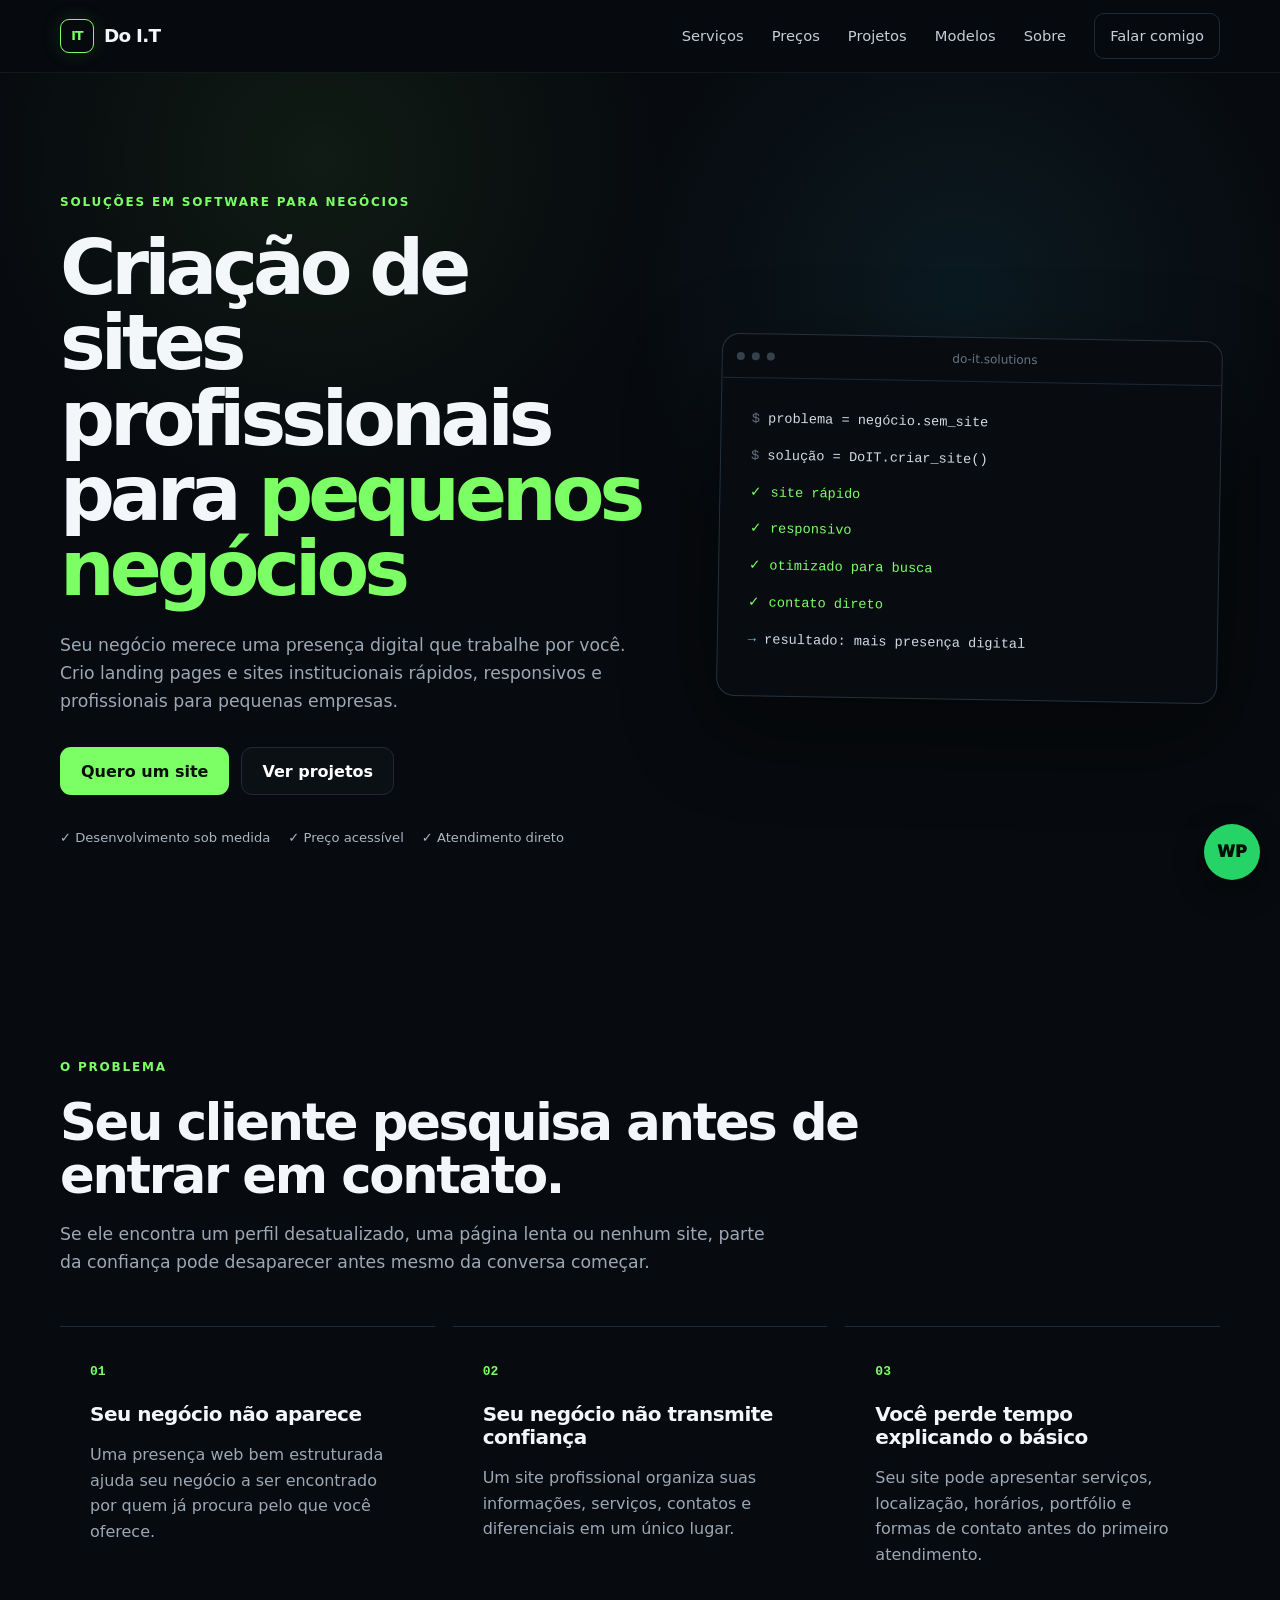
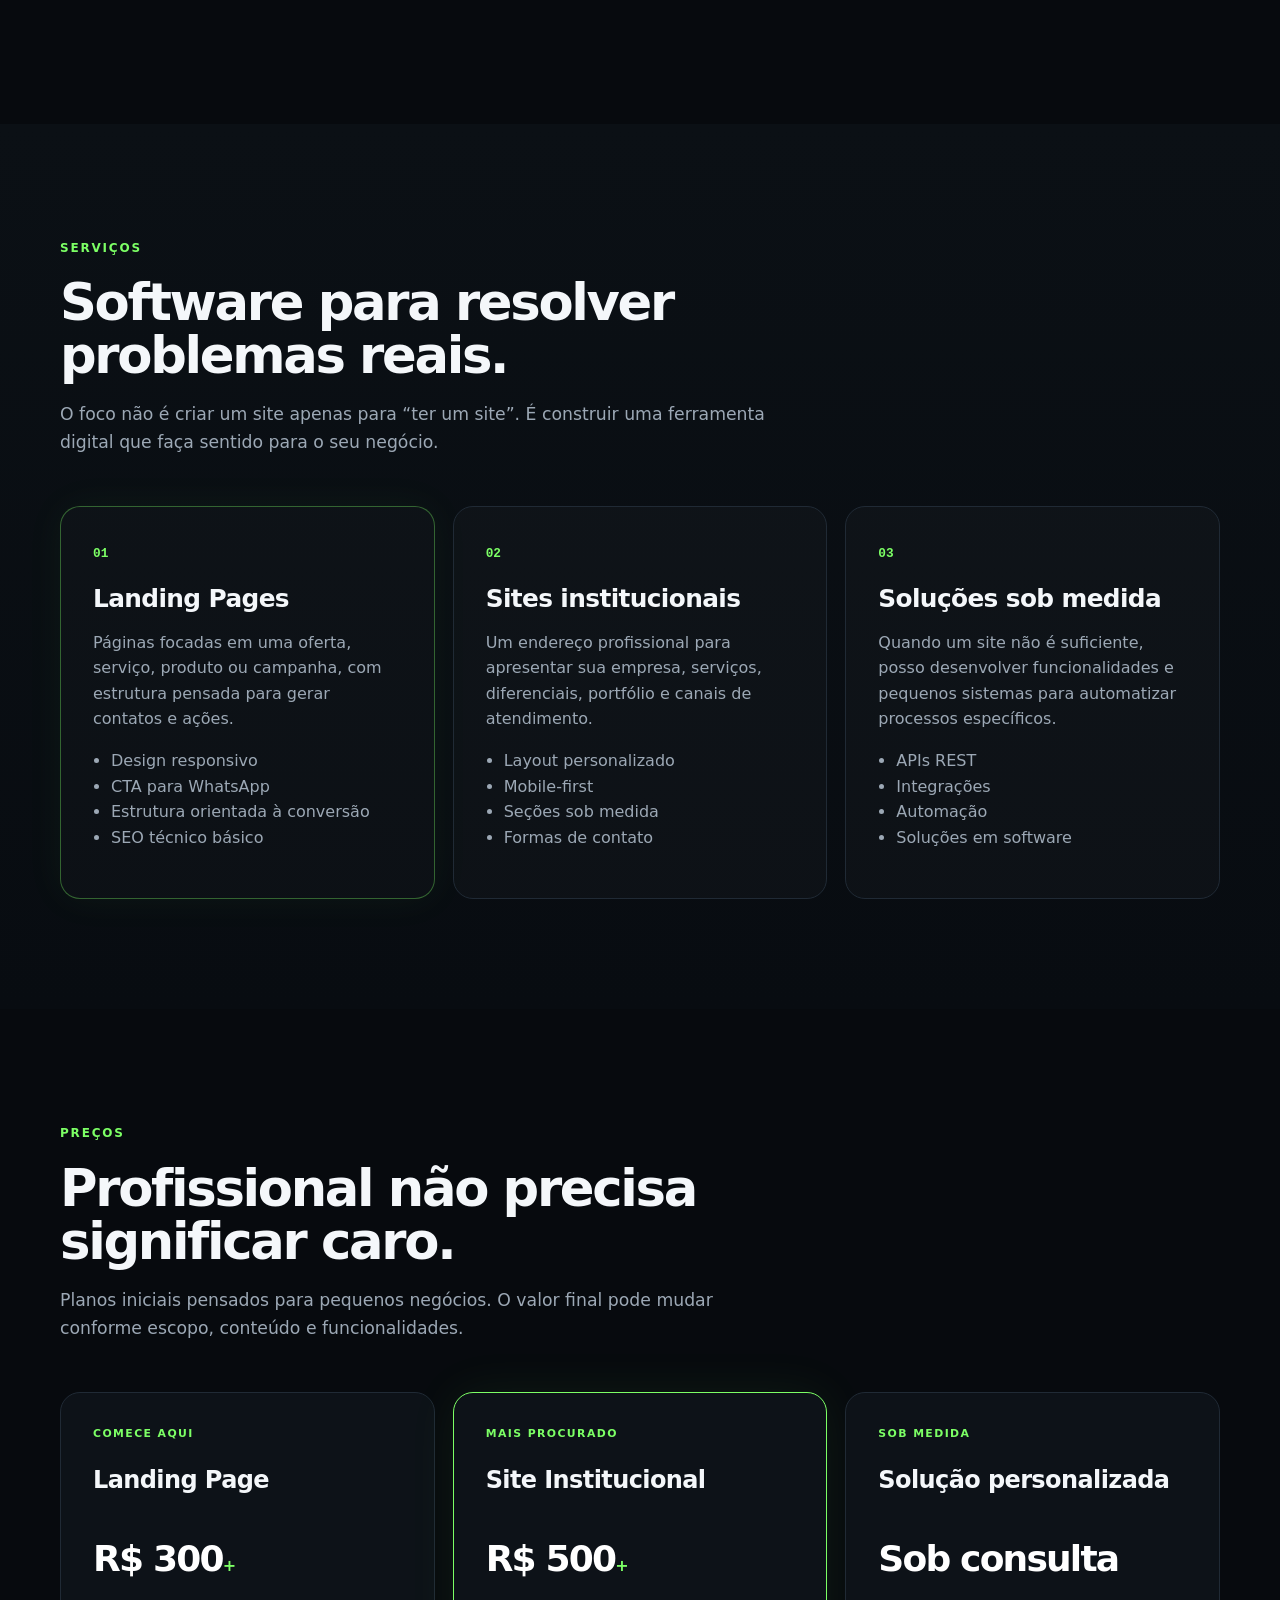
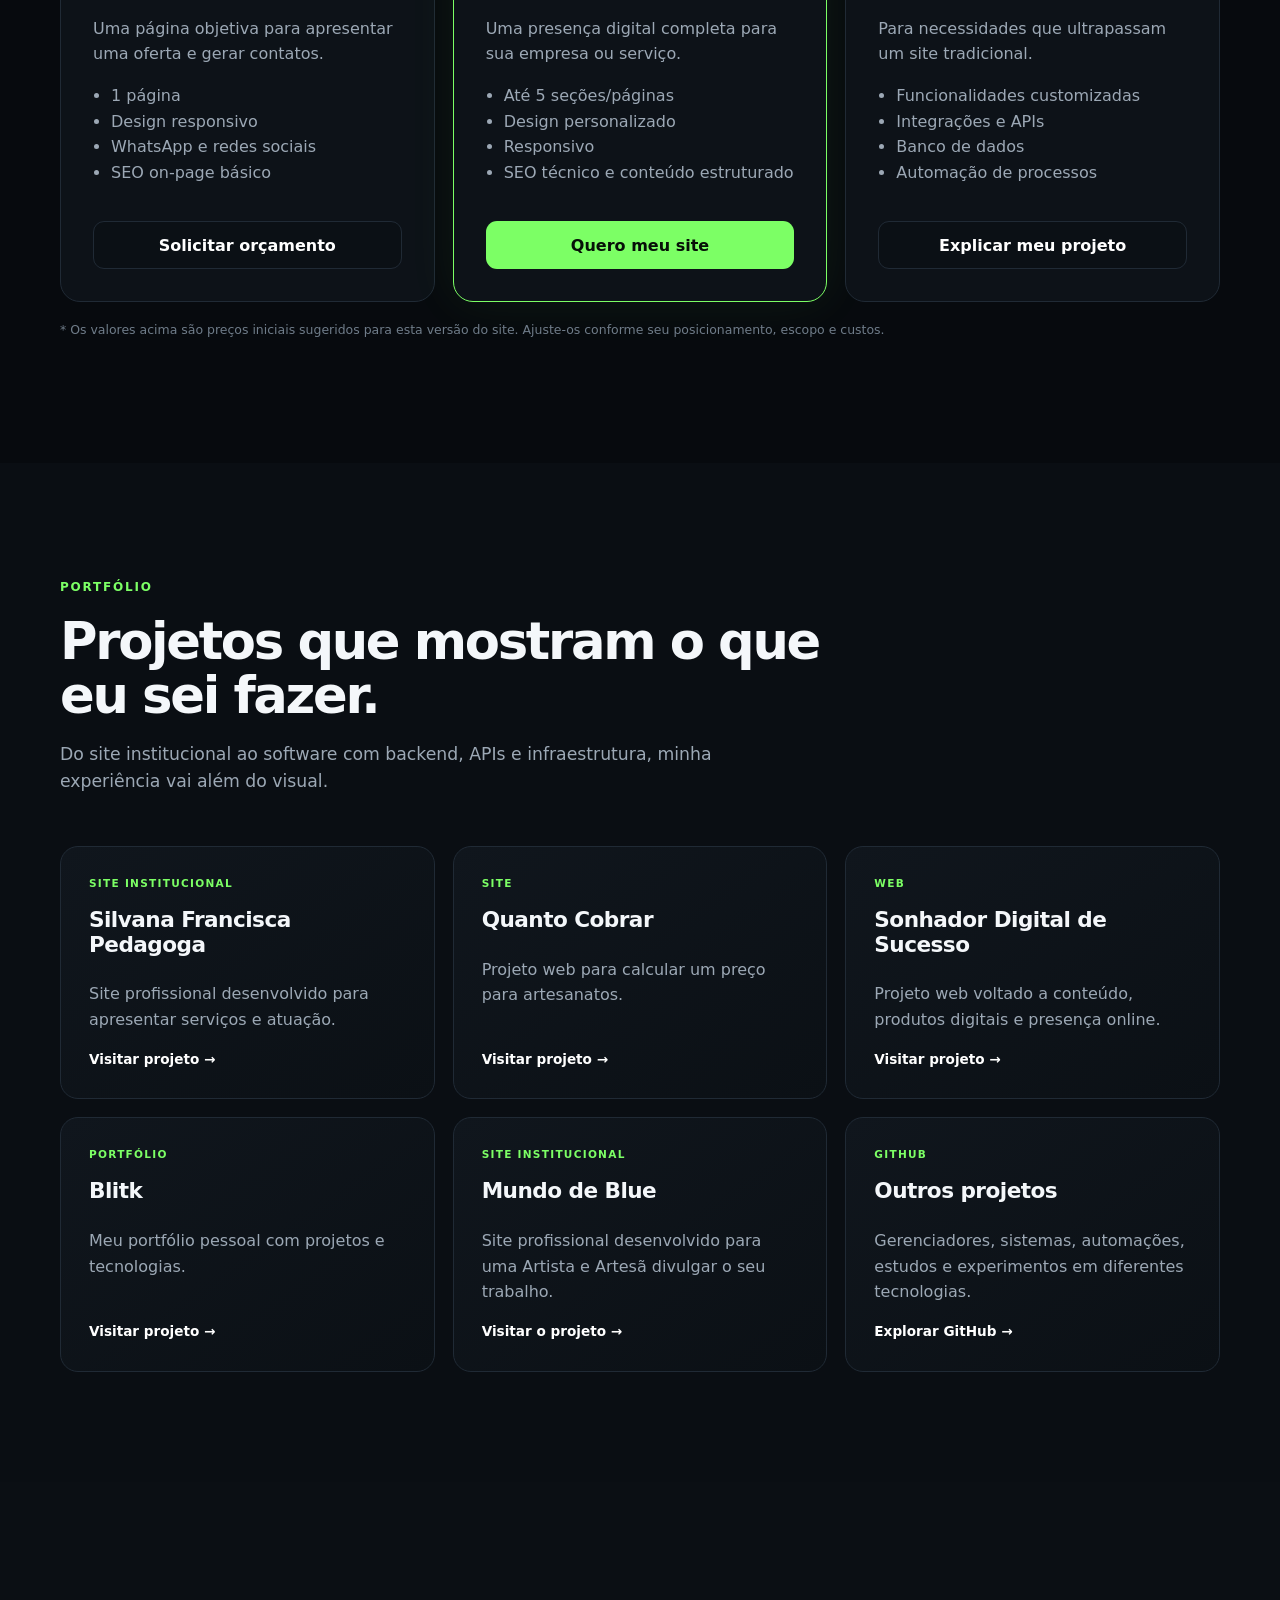
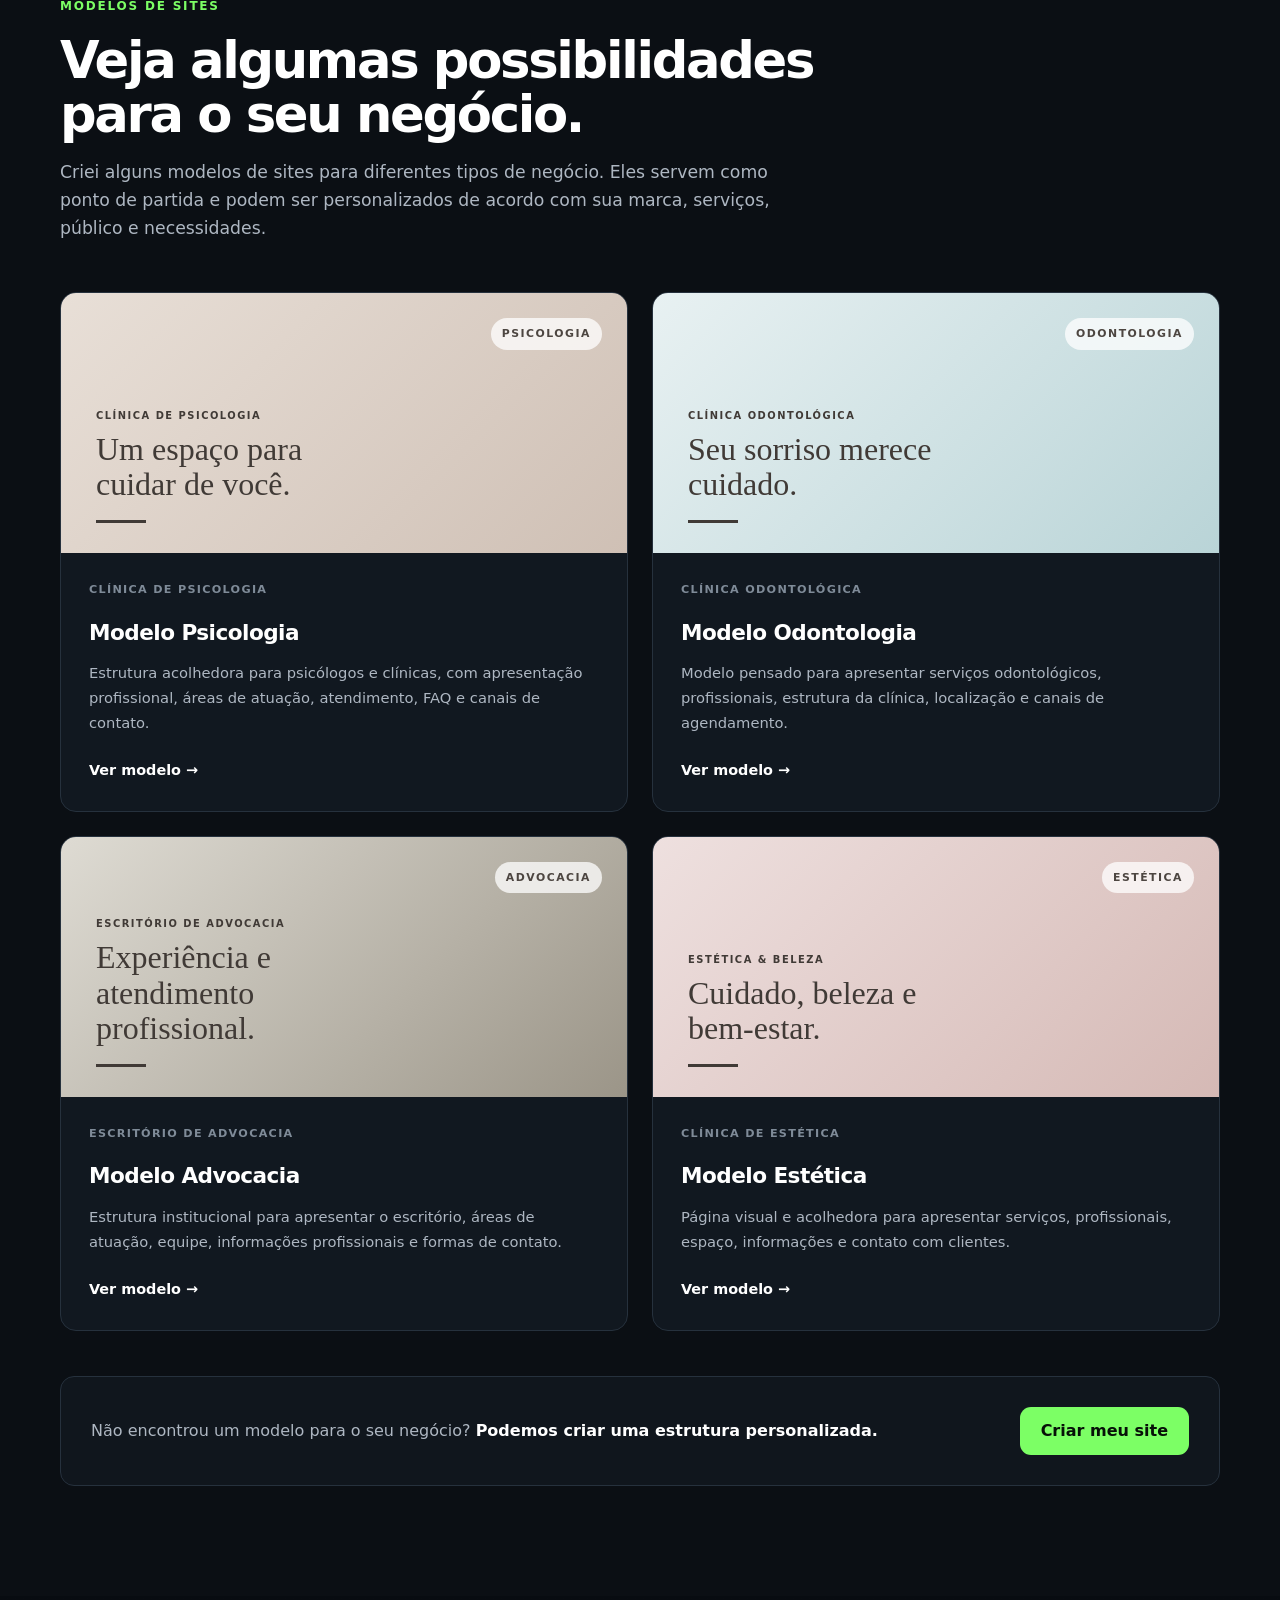
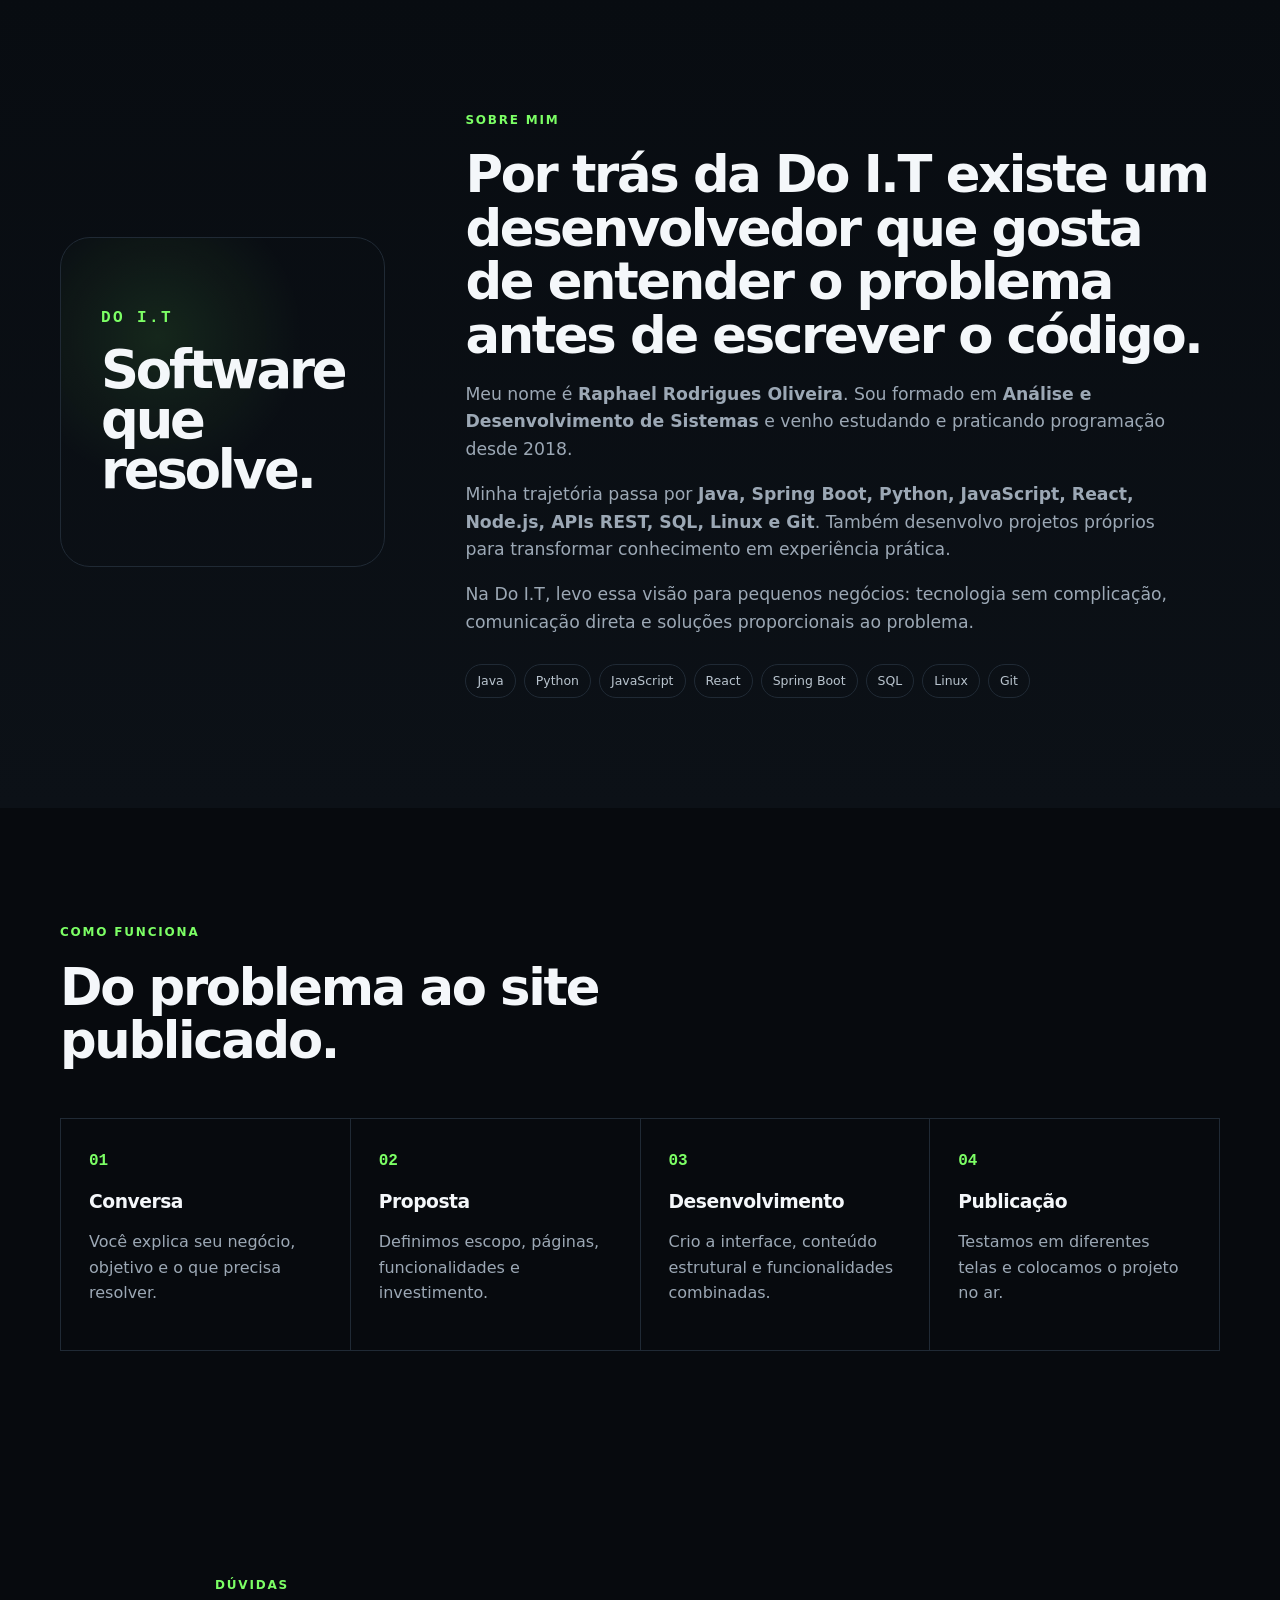
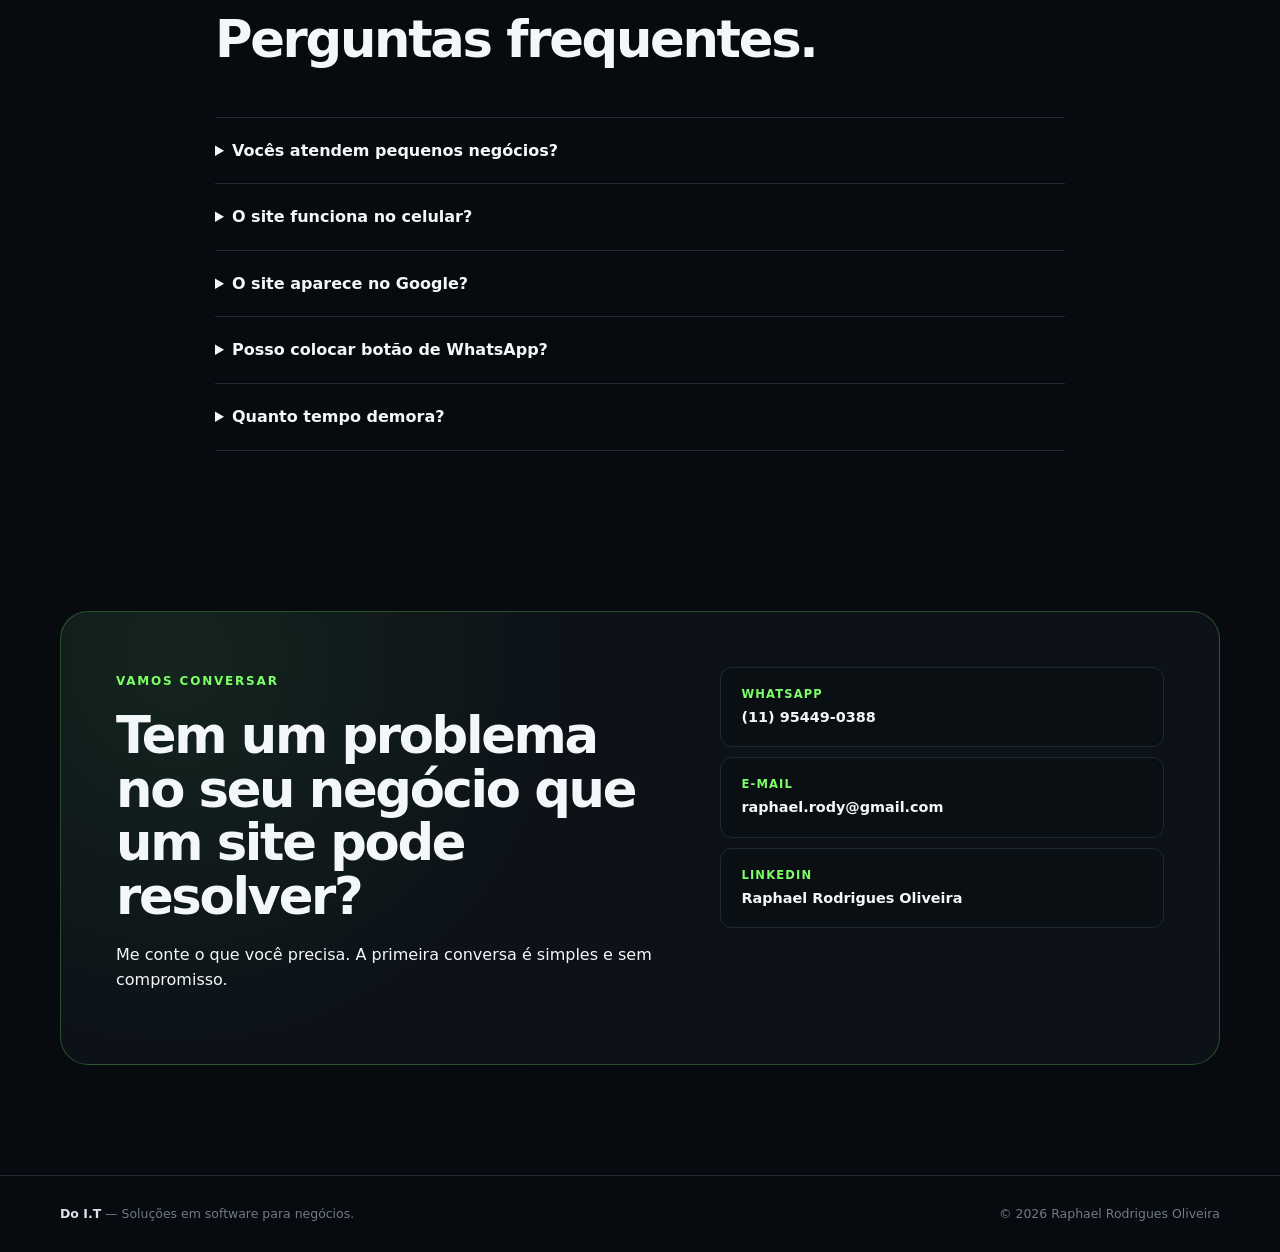
<file: index.html>
<!doctype html>
<html lang="pt-BR">
<head>
  <meta name="google-site-verification" content="ySdnlcSV7x0Qh3DTgMeEjTjidlCDp_Ch3VE7Spwy6hQ">

  <meta charset="utf-8">
  <meta name="viewport" content="width=device-width, initial-scale=1">

  <title>Criação de Sites para Pequenos Negócios | Do I.T</title>

  <meta
    name="description"
    content="Criação de sites profissionais, landing pages e sites institucionais para pequenos negócios. Sites rápidos, responsivos e preparados para o Google."
  >

  <meta name="robots" content="index, follow, max-image-preview:large">

  <meta name="author" content="Raphael Rodrigues Oliveira">

  <meta name="theme-color" content="#0b0f14">

  <meta name="language" content="pt-BR">

  <link
    rel="canonical"
    href="https://doitsolucoes.github.io/"
  >

  <!-- Open Graph -->

  <meta property="og:type" content="website">

  <meta property="og:locale" content="pt_BR">

  <meta
    property="og:title"
    content="Criação de Sites para Pequenos Negócios | Do I.T"
  >

  <meta
    property="og:description"
    content="Sites profissionais, landing pages e sites institucionais para pequenos negócios. Desenvolvimento responsivo, rápido e acessível."
  >

  <meta
    property="og:url"
    content="https://doitsolucoes.github.io/"
  >

  <meta
    property="og:site_name"
    content="Do I.T - Soluções em Software para Negócios"
  >

  <meta
    property="og:image"
    content="https://doitsolucoes.github.io/assets/og-image.svg"
  >

  <meta
    property="og:image:alt"
    content="Do I.T - Soluções em Software para Negócios"
  >

  <!-- Twitter / X -->

  <meta name="twitter:card" content="summary_large_image">

  <meta
    name="twitter:title"
    content="Criação de Sites para Pequenos Negócios | Do I.T"
  >

  <meta
    name="twitter:description"
    content="Criação de sites profissionais, landing pages e sites institucionais para pequenos negócios."
  >

  <meta
    name="twitter:image"
    content="https://doitsolucoes.github.io/assets/og-image.svg"
  >

  <meta
    name="twitter:image:alt"
    content="Do I.T - Soluções em Software para Negócios"
  >

  <!-- Favicon -->

  <link
    rel="icon"
    href="assets/favicon.svg"
    type="image/svg+xml"
  >

  <link
    rel="stylesheet"
    href="style.css"
  >

  <!-- Structured Data -->

  <script type="application/ld+json">
  {
    "@context": "https://schema.org",
    "@graph": [

      {
        "@type": "Organization",
        "@id": "https://doitsolucoes.github.io/#organization",
        "name": "Do I.T",
        "legalName": "Do I.T - Soluções em Software para Negócios",
        "url": "https://doitsolucoes.github.io/",
        "description": "Desenvolvimento de sites profissionais, landing pages, sites institucionais e soluções de software para pequenos negócios.",
        "email": "mailto:raphael.rody@gmail.com",
        "telephone": "+55-11-95449-0388",
        "founder": {
          "@id": "https://doitsolucoes.github.io/#raphael"
        },
        "sameAs": [
          "https://github.com/blitk",
          "https://blitk.github.io/",
          "https://www.linkedin.com/in/raphael-rodrigues-oliveira-b5675a174/"
        ]
      },

      {
        "@type": "ProfessionalService",
        "@id": "https://doitsolucoes.github.io/#professional-service",
        "name": "Do I.T - Soluções em Software para Negócios",
        "url": "https://doitsolucoes.github.io/",
        "description": "Criação de sites profissionais, landing pages e sites institucionais para pequenos negócios.",
        "provider": {
          "@id": "https://doitsolucoes.github.io/#organization"
        },
        "areaServed": {
          "@type": "Country",
          "name": "Brasil"
        },
        "serviceType": [
          "Criação de sites",
          "Desenvolvimento de sites",
          "Landing pages",
          "Sites institucionais",
          "Desenvolvimento de software",
          "Desenvolvimento web",
          "SEO técnico"
        ],
        "telephone": "+55-11-95449-0388",
        "email": "mailto:raphael.rody@gmail.com"
      },

      {
        "@type": "Person",
        "@id": "https://doitsolucoes.github.io/#raphael",
        "name": "Raphael Rodrigues Oliveira",
        "jobTitle": "Desenvolvedor de Software",
        "url": "https://doitsolucoes.github.io/#sobre",
        "description": "Desenvolvedor de software formado em Análise e Desenvolvimento de Sistemas, com experiência prática em desenvolvimento web, Java, Python, Spring Boot, APIs REST, SQL, Linux e Git.",
        "worksFor": {
          "@id": "https://doitsolucoes.github.io/#organization"
        },
        "sameAs": [
          "https://github.com/blitk",
          "https://blitk.github.io/",
          "https://www.linkedin.com/in/raphael-rodrigues-oliveira-b5675a174/"
        ]
      },

      {
        "@type": "WebSite",
        "@id": "https://doitsolucoes.github.io/#website",
        "url": "https://doitsolucoes.github.io/",
        "name": "Do I.T - Soluções em Software para Negócios",
        "description": "Criação de sites profissionais, landing pages e soluções de software para pequenos negócios.",
        "publisher": {
          "@id": "https://doitsolucoes.github.io/#organization"
        },
        "inLanguage": "pt-BR"
      },

      {
        "@type": "WebPage",
        "@id": "https://doitsolucoes.github.io/#webpage",
        "url": "https://doitsolucoes.github.io/",
        "name": "Criação de Sites para Pequenos Negócios | Do I.T",
        "description": "Criação de sites profissionais, landing pages e sites institucionais para pequenos negócios. Sites rápidos, responsivos e preparados para mecanismos de busca.",
        "isPartOf": {
          "@id": "https://doitsolucoes.github.io/#website"
        },
        "about": {
          "@id": "https://doitsolucoes.github.io/#organization"
        },
        "mainEntity": {
          "@id": "https://doitsolucoes.github.io/#professional-service"
        },
        "inLanguage": "pt-BR"
      },

      {
        "@type": "ItemList",
        "@id": "https://doitsolucoes.github.io/#modelos",
        "name": "Modelos de Sites",
        "description": "Modelos de sites profissionais para diferentes tipos de negócios.",
        "itemListElement": [
          {
            "@type": "ListItem",
            "position": 1,
            "name": "Modelo de Site para Psicologia",
            "url": "https://doitsolucoes.github.io/modelopsicologia/"
          },
          {
            "@type": "ListItem",
            "position": 2,
            "name": "Modelo de Site para Odontologia",
            "url": "https://doitsolucoes.github.io/modelodonto/"
          },
          {
            "@type": "ListItem",
            "position": 3,
            "name": "Modelo de Site para Advocacia",
            "url": "https://doitsolucoes.github.io/modeloadvocacia/"
          },
          {
            "@type": "ListItem",
            "position": 4,
            "name": "Modelo de Site para Estética",
            "url": "https://doitsolucoes.github.io/modeloestetica/"
          }
        ]
      },

      {
        "@type": "ItemList",
        "@id": "https://doitsolucoes.github.io/#projetos",
        "name": "Projetos desenvolvidos",
        "description": "Projetos web e de software desenvolvidos por Raphael Rodrigues Oliveira.",
        "itemListElement": [
          {
            "@type": "ListItem",
            "position": 1,
            "name": "Silvana Francisca Pedagoga",
            "url": "https://silvanafranciscapedagogia.github.io/"
          },
          {
            "@type": "ListItem",
            "position": 2,
            "name": "Quanto Cobrar",
            "url": "https://quantocobrarnoartesanato.github.io/"
          },
          {
            "@type": "ListItem",
            "position": 3,
            "name": "Sonhador Digital de Sucesso",
            "url": "https://sonhadordigitaldesucesso.github.io/Home/"
          },
          {
            "@type": "ListItem",
            "position": 4,
            "name": "Blitk - Portfólio",
            "url": "https://blitk.github.io/"
          },
          {
            "@type": "ListItem",
            "position": 5,
            "name": "SentinelOps",
            "url": "https://github.com/Blitk/SentinelOps"
          },
          {
            "@type": "ListItem",
            "position": 6,
            "name": "Bravo Storm",
            "url": "https://bravostorm.github.io/"
          }
        ]
      },

      {
        "@type": "FAQPage",
        "@id": "https://doitsolucoes.github.io/#faq",
        "url": "https://doitsolucoes.github.io/#faq",
        "name": "Perguntas frequentes sobre criação de sites",
        "mainEntity": [
          {
            "@type": "Question",
            "name": "Vocês atendem pequenos negócios?",
            "acceptedAnswer": {
              "@type": "Answer",
              "text": "Sim. A proposta da Do I.T é oferecer soluções profissionais proporcionais à realidade de pequenos negócios, profissionais autônomos e prestadores de serviço."
            }
          },
          {
            "@type": "Question",
            "name": "O site funciona no celular?",
            "acceptedAnswer": {
              "@type": "Answer",
              "text": "Sim. Os projetos são desenvolvidos com abordagem responsiva para adaptar o layout a smartphones, tablets e computadores."
            }
          },
          {
            "@type": "Question",
            "name": "O site aparece no Google?",
            "acceptedAnswer": {
              "@type": "Answer",
              "text": "O projeto pode ser preparado com fundamentos de SEO técnico e conteúdo estruturado. Isso melhora a capacidade de rastreamento e compreensão do site, mas não existe garantia de posição ou prazo específico nos resultados do Google."
            }
          },
          {
            "@type": "Question",
            "name": "Posso colocar botão de WhatsApp?",
            "acceptedAnswer": {
              "@type": "Answer",
              "text": "Sim. O site pode ter chamadas para WhatsApp, e-mail, telefone, redes sociais, mapas e outros canais relevantes."
            }
          },
          {
            "@type": "Question",
            "name": "Quanto tempo demora para criar um site?",
            "acceptedAnswer": {
              "@type": "Answer",
              "text": "O prazo depende do escopo e da disponibilidade dos materiais. Projetos simples podem ser entregues mais rapidamente, enquanto projetos maiores exigem mais etapas."
            }
          }
        ]
      }

    ]
  }
  </script>
</head>

<body>
<header class="site-header">
  <nav class="nav container" aria-label="Navegação principal">
    <a class="brand" href="#inicio" aria-label="Do I.T - início">
      <span class="brand-mark">IT</span>
      <span>Do I.T</span>
    </a>
    <button class="menu-toggle" aria-label="Abrir menu" aria-expanded="false">☰</button>
    <div class="nav-links">
      <a href="#servicos">Serviços</a>
      <a href="#precos">Preços</a>
      <a href="#projetos">Projetos</a>
      <a href="#modelos">Modelos</a>
      <a href="#sobre">Sobre</a>
      <a href="#contato" class="nav-cta">Falar comigo</a>
    </div>
  </nav>
</header>

<main id="inicio">
  <section class="hero">
    <div class="container hero-grid">
      <div>
        <span class="eyebrow">SOLUÇÕES EM SOFTWARE PARA NEGÓCIOS</span>
        <h1>Criação de sites profissionais para <span>pequenos negócios</span></h1>
        <p class="hero-text">
          Seu negócio merece uma presença digital que trabalhe por você.
          Crio landing pages e sites institucionais rápidos, responsivos
          e profissionais para pequenas empresas.
        </p>
        <div class="hero-actions">
          <a class="btn btn-primary" href="https://wa.me/5511954490388?text=Ol%C3%A1%2C%20Raphael!%20Quero%20conversar%20sobre%20um%20site%20para%20meu%20neg%C3%B3cio." target="_blank" rel="noopener">Quero um site</a>
          <a class="btn btn-secondary" href="#projetos">Ver projetos</a>
        </div>
        <div class="trust-row">
          <span>✓ Desenvolvimento sob medida</span>
          <span>✓ Preço acessível</span>
          <span>✓ Atendimento direto</span>
        </div>
      </div>
      <div class="hero-card" aria-label="Resumo dos serviços">
        <div class="code-window">
          <div class="window-bar"><i></i><i></i><i></i><span>do-it.solutions</span></div>
          <div class="terminal">
            <p><span class="muted">$</span> problema = negócio.sem_site</p>
            <p><span class="muted">$</span> solução = DoIT.criar_site()</p>
            <p class="success">✓ site rápido</p>
            <p class="success">✓ responsivo</p>
            <p class="success">✓ otimizado para busca</p>
            <p class="success">✓ contato direto</p>
            <p><span class="accent">→</span> resultado: mais presença digital</p>
          </div>
        </div>
      </div>
    </div>
  </section>

  <section class="problem section">
    <div class="container">
      <div class="section-heading">
        <span class="eyebrow">O PROBLEMA</span>
        <h2>Seu cliente pesquisa antes de entrar em contato.</h2>
        <p>Se ele encontra um perfil desatualizado, uma página lenta ou nenhum site, parte da confiança pode desaparecer antes mesmo da conversa começar.</p>
      </div>
      <div class="problem-grid">
        <article><b>01</b><h3>Seu negócio não aparece</h3><p>Uma presença web bem estruturada ajuda seu negócio a ser encontrado por quem já procura pelo que você oferece.</p></article>
        <article><b>02</b><h3>Seu negócio não transmite confiança</h3><p>Um site profissional organiza suas informações, serviços, contatos e diferenciais em um único lugar.</p></article>
        <article><b>03</b><h3>Você perde tempo explicando o básico</h3><p>Seu site pode apresentar serviços, localização, horários, portfólio e formas de contato antes do primeiro atendimento.</p></article>
      </div>
    </div>
  </section>

  <section id="servicos" class="section dark-section">
    <div class="container">
      <div class="section-heading">
        <span class="eyebrow">SERVIÇOS</span>
        <h2>Software para resolver problemas reais.</h2>
        <p>O foco não é criar um site apenas para “ter um site”. É construir uma ferramenta digital que faça sentido para o seu negócio.</p>
      </div>
      <div class="services-grid">
        <article class="service-card featured">
          <span class="service-number">01</span>
          <h3>Landing Pages</h3>
          <p>Páginas focadas em uma oferta, serviço, produto ou campanha, com estrutura pensada para gerar contatos e ações.</p>
          <ul><li>Design responsivo</li><li>CTA para WhatsApp</li><li>Estrutura orientada à conversão</li><li>SEO técnico básico</li></ul>
        </article>
        <article class="service-card">
          <span class="service-number">02</span>
          <h3>Sites institucionais</h3>
          <p>Um endereço profissional para apresentar sua empresa, serviços, diferenciais, portfólio e canais de atendimento.</p>
          <ul><li>Layout personalizado</li><li>Mobile-first</li><li>Seções sob medida</li><li>Formas de contato</li></ul>
        </article>
        <article class="service-card">
          <span class="service-number">03</span>
          <h3>Soluções sob medida</h3>
          <p>Quando um site não é suficiente, posso desenvolver funcionalidades e pequenos sistemas para automatizar processos específicos.</p>
          <ul><li>APIs REST</li><li>Integrações</li><li>Automação</li><li>Soluções em software</li></ul>
        </article>
      </div>
    </div>
  </section>

  <section id="precos" class="section">
    <div class="container">
      <div class="section-heading">
        <span class="eyebrow">PREÇOS</span>
        <h2>Profissional não precisa significar caro.</h2>
        <p>Planos iniciais pensados para pequenos negócios. O valor final pode mudar conforme escopo, conteúdo e funcionalidades.</p>
      </div>
      <div class="pricing-grid">
        <article class="price-card">
          <span class="tag">COMECE AQUI</span>
          <h3>Landing Page</h3>
          <p class="price">R$ 300<span>+</span></p>
          <p>Uma página objetiva para apresentar uma oferta e gerar contatos.</p>
          <ul><li>1 página</li><li>Design responsivo</li><li>WhatsApp e redes sociais</li><li>SEO on-page básico</li></ul>
          <a class="btn btn-secondary full" href="https://wa.me/5511954490388?text=Ol%C3%A1%2C%20Raphael!%20Tenho%20interesse%20em%20uma%20Landing%20Page." target="_blank" rel="noopener">Solicitar orçamento</a>
        </article>
        <article class="price-card popular">
          <span class="tag">MAIS PROCURADO</span>
          <h3>Site Institucional</h3>
          <p class="price">R$ 500<span>+</span></p>
          <p>Uma presença digital completa para sua empresa ou serviço.</p>
          <ul><li>Até 5 seções/páginas</li><li>Design personalizado</li><li>Responsivo</li><li>SEO técnico e conteúdo estruturado</li></ul>
          <a class="btn btn-primary full" href="https://wa.me/5511954490388?text=Ol%C3%A1%2C%20Raphael!%20Tenho%20interesse%20em%20um%20site%20institucional." target="_blank" rel="noopener">Quero meu site</a>
        </article>
        <article class="price-card">
          <span class="tag">SOB MEDIDA</span>
          <h3>Solução personalizada</h3>
          <p class="price">Sob consulta</p>
          <p>Para necessidades que ultrapassam um site tradicional.</p>
          <ul><li>Funcionalidades customizadas</li><li>Integrações e APIs</li><li>Banco de dados</li><li>Automação de processos</li></ul>
          <a class="btn btn-secondary full" href="https://wa.me/5511954490388?text=Ol%C3%A1%2C%20Raphael!%20Tenho%20uma%20necessidade%20de%20software." target="_blank" rel="noopener">Explicar meu projeto</a>
        </article>
      </div>
      <p class="price-note">* Os valores acima são preços iniciais sugeridos para esta versão do site. Ajuste-os conforme seu posicionamento, escopo e custos.</p>
    </div>
  </section>

  <section id="projetos" class="section projects">
    <div class="container">
      <div class="section-heading">
        <span class="eyebrow">PORTFÓLIO</span>
        <h2>Projetos que mostram o que eu sei fazer.</h2>
        <p>Do site institucional ao software com backend, APIs e infraestrutura, minha experiência vai além do visual.</p>
      </div>
      <div class="project-grid">
        <a class="project-card" href="https://silvanafranciscapedagogia.github.io/" target="_blank" rel="noopener">
          <span class="project-type">SITE INSTITUCIONAL</span><h3>Silvana Francisca Pedagoga</h3><p>Site profissional desenvolvido para apresentar serviços e atuação.</p><span class="project-link">Visitar projeto →</span>
        </a>
        <a class="project-card" href="https://quantocobrarnoartesanato.github.io/" target="_blank" rel="noopener">
          <span class="project-type">SITE</span><h3>Quanto Cobrar</h3><p>Projeto web para calcular um preço para artesanatos.</p><span class="project-link">Visitar projeto →</span>
        </a>
        <a class="project-card" href="https://sonhadordigitaldesucesso.github.io/Home/" target="_blank" rel="noopener">
          <span class="project-type">WEB</span><h3>Sonhador Digital de Sucesso</h3><p>Projeto web voltado a conteúdo, produtos digitais e presença online.</p><span class="project-link">Visitar projeto →</span>
        </a>
        <a class="project-card" href="https://blitk.github.io/" target="_blank" rel="noopener">
          <span class="project-type">PORTFÓLIO</span><h3>Blitk</h3><p>Meu portfólio pessoal com projetos e tecnologias.</p><span class="project-link">Visitar projeto →</span>
        </a>
        <a class="project-card" href="https://mundodeblue.github.io/" target="_blank" rel="noopener">
          <span class="project-type">SITE INSTITUCIONAL</span><h3>Mundo de Blue</h3><p>Site profissional desenvolvido para uma Artista e Artesã divulgar o seu trabalho.</p><span class="project-link">Visitar o projeto →</span>
        </a>
        <a class="project-card" href="https://github.com/blitk" target="_blank" rel="noopener">
          <span class="project-type">GITHUB</span><h3>Outros projetos</h3><p>Gerenciadores, sistemas, automações, estudos e experimentos em diferentes tecnologias.</p><span class="project-link">Explorar GitHub →</span>
        </a>
      </div>
    </div>
  </section>

  <section id="modelos" class="section site-models">
    <div class="container">

      <div class="section-heading">
        <span class="eyebrow">MODELOS DE SITES</span>

        <h2>
          Veja algumas possibilidades para o seu negócio.
        </h2>

        <p>
          Criei alguns modelos de sites para diferentes tipos de negócio.
          Eles servem como ponto de partida e podem ser personalizados
          de acordo com sua marca, serviços, público e necessidades.
        </p>
      </div>


      <div class="models-grid">

        <!-- PSICOLOGIA -->

        <article class="model-card">

          <div class="model-preview psychology-preview">
            <span>PSICOLOGIA</span>

            <div class="preview-content">
              <small>CLÍNICA DE PSICOLOGIA</small>
              <strong>
                Um espaço para cuidar
                de você.
              </strong>
              <i></i>
            </div>
          </div>

          <div class="model-content">

            <span class="model-type">
              Clínica de Psicologia
            </span>

            <h3>
              Modelo Psicologia
            </h3>

            <p>
              Estrutura acolhedora para psicólogos e clínicas,
              com apresentação profissional, áreas de atuação,
              atendimento, FAQ e canais de contato.
            </p>

            <a
              class="model-link"
              href="https://doitsolucoes.github.io/modelopsicologia/"
              target="_blank"
              rel="noopener"
            >
              Ver modelo →
            </a>

          </div>

        </article>


        <!-- ODONTOLOGIA -->

        <article class="model-card">

          <div class="model-preview dental-preview">
            <span>ODONTOLOGIA</span>

            <div class="preview-content">
              <small>CLÍNICA ODONTOLÓGICA</small>
              <strong>
                Seu sorriso merece
                cuidado.
              </strong>
              <i></i>
            </div>
          </div>

          <div class="model-content">

            <span class="model-type">
              Clínica Odontológica
            </span>

            <h3>
              Modelo Odontologia
            </h3>

            <p>
              Modelo pensado para apresentar serviços odontológicos,
              profissionais, estrutura da clínica, localização e
              canais de agendamento.
            </p>

            <a
              class="model-link"
              href="https://doitsolucoes.github.io/modeloodonto/"
              target="_blank"
              rel="noopener"
            >
              Ver modelo →
            </a>

          </div>

        </article>


        <!-- ADVOCACIA -->

        <article class="model-card">

          <div class="model-preview law-preview">
            <span>ADVOCACIA</span>

            <div class="preview-content">
              <small>ESCRITÓRIO DE ADVOCACIA</small>
              <strong>
                Experiência e atendimento
                profissional.
              </strong>
              <i></i>
            </div>
          </div>

          <div class="model-content">

            <span class="model-type">
              Escritório de Advocacia
            </span>

            <h3>
              Modelo Advocacia
            </h3>

            <p>
              Estrutura institucional para apresentar o escritório,
              áreas de atuação, equipe, informações profissionais
              e formas de contato.
            </p>

            <a
              class="model-link"
              href="https://doitsolucoes.github.io/modeloadvocacia/"
              target="_blank"
              rel="noopener"
            >
              Ver modelo →
            </a>

          </div>

        </article>


        <!-- ESTÉTICA -->

        <article class="model-card">

          <div class="model-preview beauty-preview">
            <span>ESTÉTICA</span>

            <div class="preview-content">
              <small>ESTÉTICA &amp; BELEZA</small>
              <strong>
                Cuidado, beleza e
                bem-estar.
              </strong>
              <i></i>
            </div>
          </div>

          <div class="model-content">

            <span class="model-type">
              Clínica de Estética
            </span>

            <h3>
              Modelo Estética
            </h3>

            <p>
              Página visual e acolhedora para apresentar serviços,
              profissionais, espaço, informações e contato com
              clientes.
            </p>

            <a
              class="model-link"
              href="https://doitsolucoes.github.io/modeloestetica/"
              target="_blank"
              rel="noopener"
            >
              Ver modelo →
            </a>

          </div>

        </article>

      </div>


      <div class="models-cta">

        <p>
          Não encontrou um modelo para o seu negócio?
          <strong>Podemos criar uma estrutura personalizada.</strong>
        </p>

        <a
          class="btn btn-primary"
          href="https://wa.me/5511954490388?text=Ol%C3%A1%2C%20Raphael!%20Vi%20os%20modelos%20de%20sites%20da%20Do%20I.T%20e%20gostaria%20de%20conversar%20sobre%20um%20site."
          target="_blank"
          rel="noopener"
        >
          Criar meu site
        </a>

      </div>

    </div>
  </section>

  <section id="sobre" class="section about">
    <div class="container about-grid">
      <div class="about-badge"><span>DO I.T</span><strong>Software<br>que resolve.</strong></div>
      <div>
        <span class="eyebrow">SOBRE MIM</span>
        <h2>Por trás da Do I.T existe um desenvolvedor que gosta de entender o problema antes de escrever o código.</h2>
        <p>Meu nome é <strong>Raphael Rodrigues Oliveira</strong>. Sou formado em <strong>Análise e Desenvolvimento de Sistemas</strong> e venho estudando e praticando programação desde 2018.</p>
        <p>Minha trajetória passa por <strong>Java, Spring Boot, Python, JavaScript, React, Node.js, APIs REST, SQL, Linux e Git</strong>. Também desenvolvo projetos próprios para transformar conhecimento em experiência prática.</p>
        <p>Na Do I.T, levo essa visão para pequenos negócios: tecnologia sem complicação, comunicação direta e soluções proporcionais ao problema.</p>
        <div class="tech-list"><span>Java</span><span>Python</span><span>JavaScript</span><span>React</span><span>Spring Boot</span><span>SQL</span><span>Linux</span><span>Git</span></div>
      </div>
    </div>
  </section>

  <section class="section process">
    <div class="container">
      <div class="section-heading">
        <span class="eyebrow">COMO FUNCIONA</span>
        <h2>Do problema ao site publicado.</h2>
      </div>
      <div class="steps">
        <div><span>01</span><h3>Conversa</h3><p>Você explica seu negócio, objetivo e o que precisa resolver.</p></div>
        <div><span>02</span><h3>Proposta</h3><p>Definimos escopo, páginas, funcionalidades e investimento.</p></div>
        <div><span>03</span><h3>Desenvolvimento</h3><p>Crio a interface, conteúdo estrutural e funcionalidades combinadas.</p></div>
        <div><span>04</span><h3>Publicação</h3><p>Testamos em diferentes telas e colocamos o projeto no ar.</p></div>
      </div>
    </div>
  </section>

  <section id="faq" class="section faq">
    <div class="container narrow">
      <div class="section-heading"><span class="eyebrow">DÚVIDAS</span><h2>Perguntas frequentes.</h2></div>
      <details><summary>Vocês atendem pequenos negócios?</summary><p>Sim. A proposta da Do I.T é justamente oferecer soluções profissionais proporcionais à realidade de pequenos negócios, profissionais autônomos e prestadores de serviço.</p></details>
      <details><summary>O site funciona no celular?</summary><p>Sim. Os projetos são desenvolvidos com abordagem responsiva para adaptar o layout a smartphones, tablets e computadores.</p></details>
      <details><summary>O site aparece no Google?</summary><p>O projeto pode ser preparado com fundamentos de SEO técnico e conteúdo estruturado. Isso melhora a capacidade de rastreamento e compreensão do site, mas nenhum profissional pode garantir posição ou prazo específico no Google.</p></details>
      <details><summary>Posso colocar botão de WhatsApp?</summary><p>Sim. O site pode ter chamadas para WhatsApp, e-mail, telefone, redes sociais, mapas e outros canais relevantes.</p></details>
      <details><summary>Quanto tempo demora?</summary><p>O prazo depende do escopo e da disponibilidade dos materiais. Projetos simples podem ser entregues mais rapidamente; projetos maiores exigem mais etapas.</p></details>
    </div>
  </section>

  <section id="contato" class="contact section">
    <div class="container contact-box">
      <div>
        <span class="eyebrow">VAMOS CONVERSAR</span>
        <h2>Tem um problema no seu negócio que um site pode resolver?</h2>
        <p>Me conte o que você precisa. A primeira conversa é simples e sem compromisso.</p>
      </div>
      <div class="contact-actions">
        <a class="contact-btn whatsapp" href="https://wa.me/5511954490388?text=Ol%C3%A1%2C%20Raphael!%20Vim%20pelo%20site%20da%20Do%20I.T%20e%20quero%20falar%20sobre%20um%20projeto." target="_blank" rel="noopener"><span>WhatsApp</span><b>(11) 95449-0388</b></a>
        <a class="contact-btn" href="mailto:raphael.rody@gmail.com"><span>E-mail</span><b>raphael.rody@gmail.com</b></a>
        <a class="contact-btn" href="https://www.linkedin.com/in/raphael-rodrigues-oliveira-b5675a174/" target="_blank" rel="noopener"><span>LinkedIn</span><b>Raphael Rodrigues Oliveira</b></a>
      </div>
    </div>
  </section>
</main>

<footer class="footer">
  <div class="container footer-inner">
    <div><strong>Do I.T</strong><span> — Soluções em software para negócios.</span></div>
    <div>© <span id="year"></span> Raphael Rodrigues Oliveira</div>
  </div>
</footer>

<a class="floating-whatsapp" href="https://wa.me/5511954490388?text=Ol%C3%A1%2C%20Raphael!%20Vim%20pelo%20site%20da%20Do%20I.T." target="_blank" rel="noopener" aria-label="Falar pelo WhatsApp">WP</a>

<script src="script.js" defer></script>
</body>
</html>
</file>
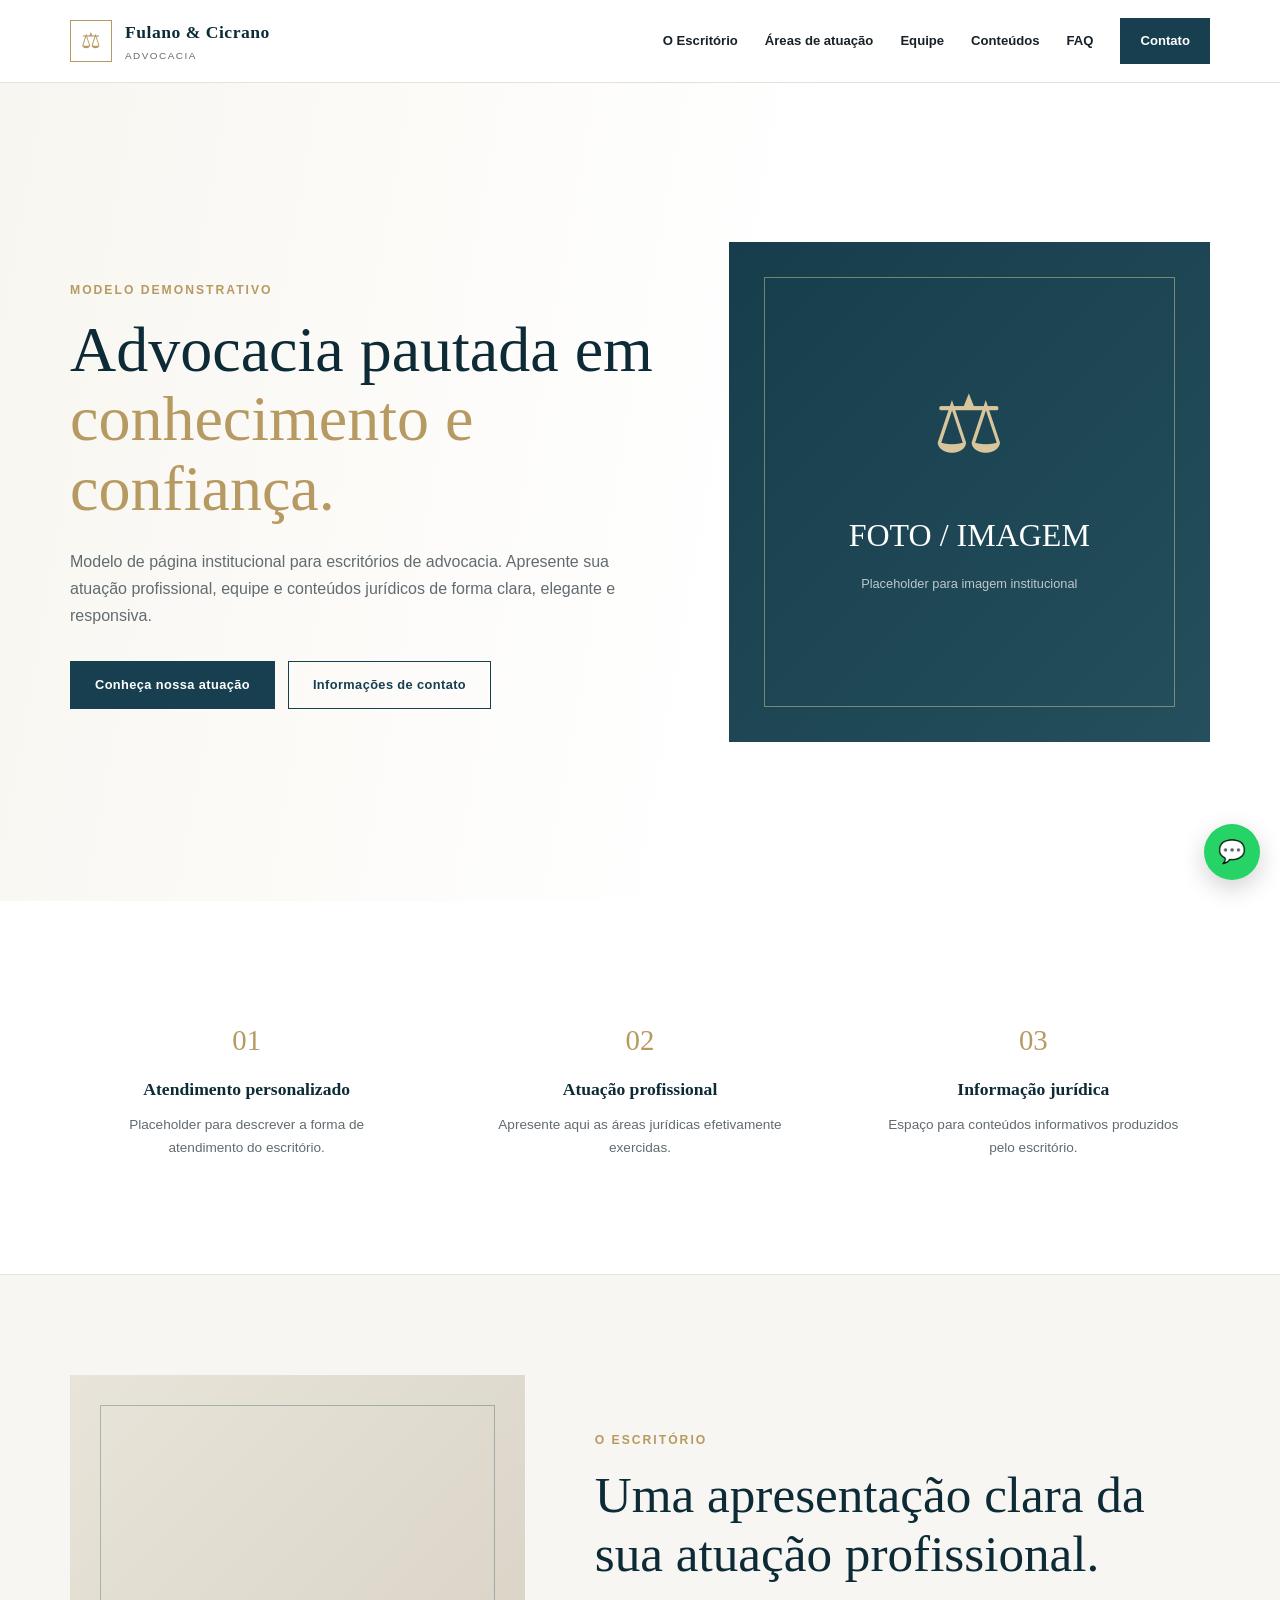
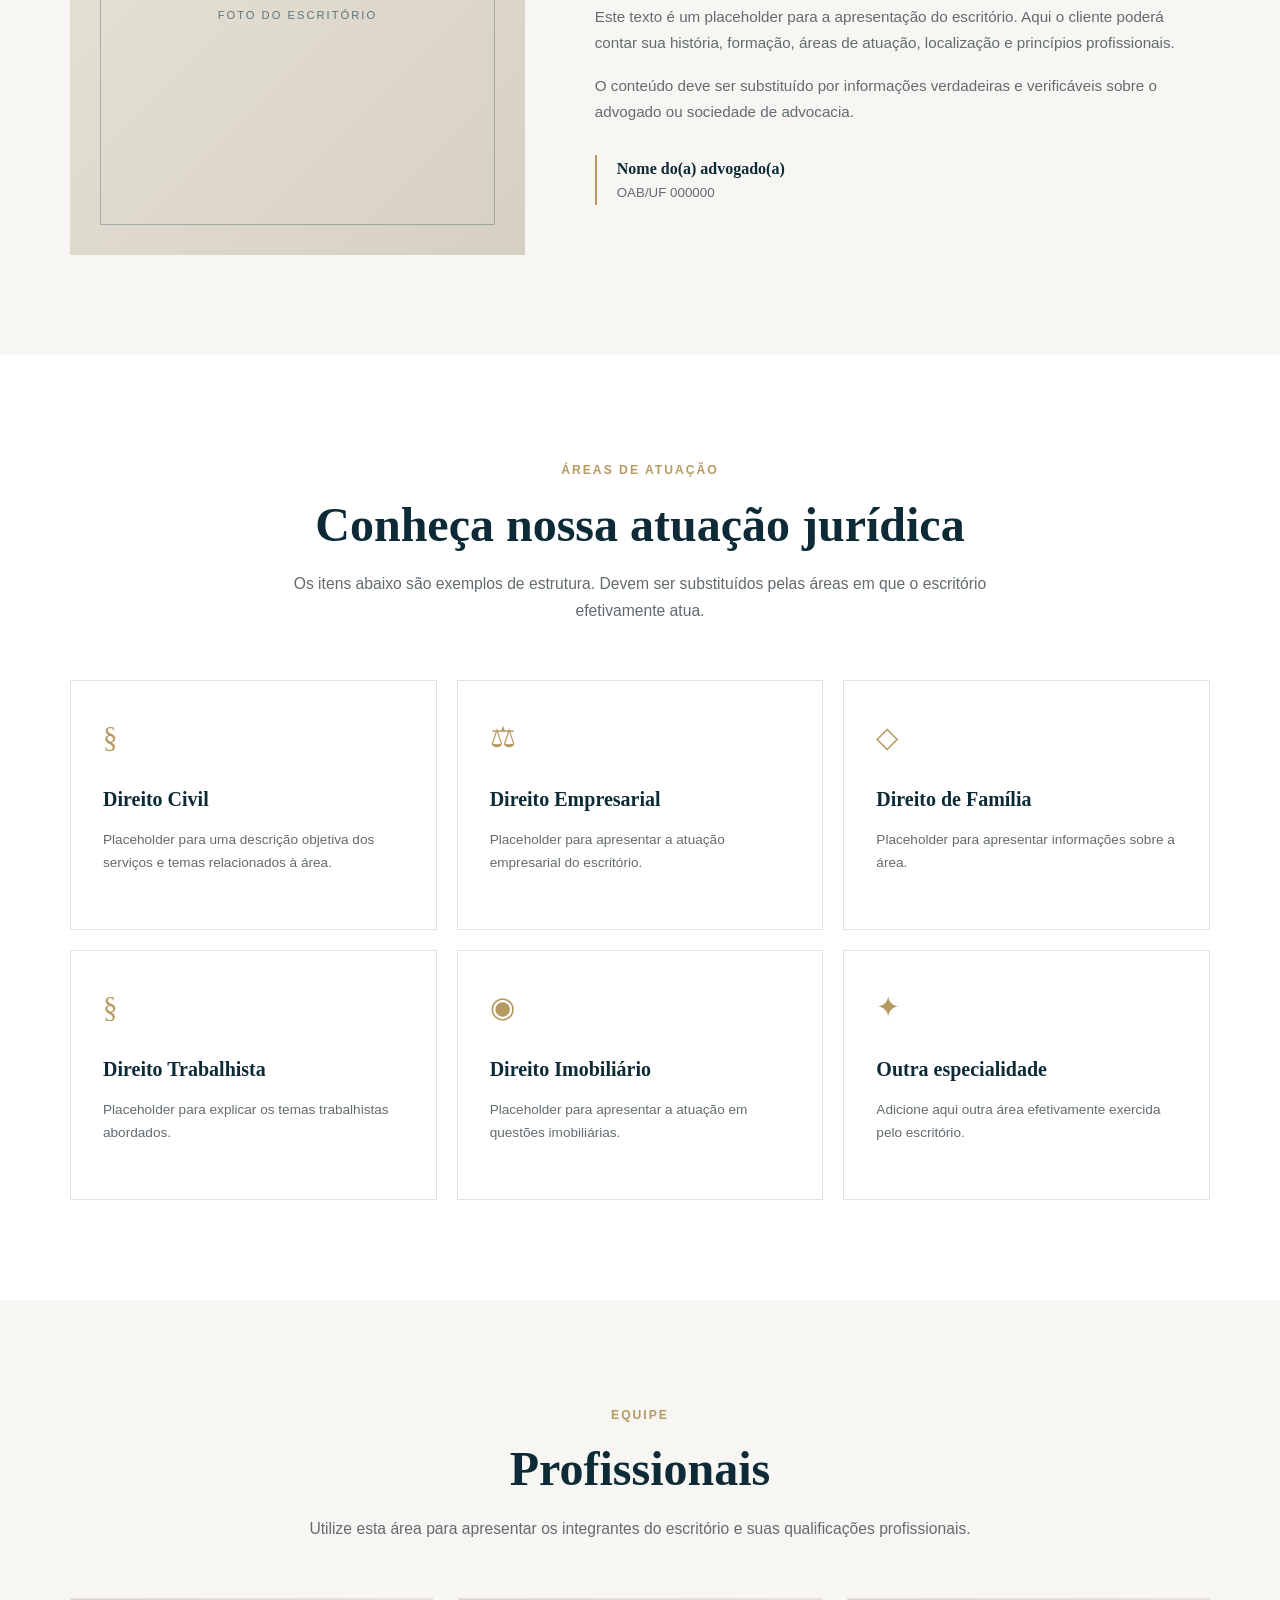
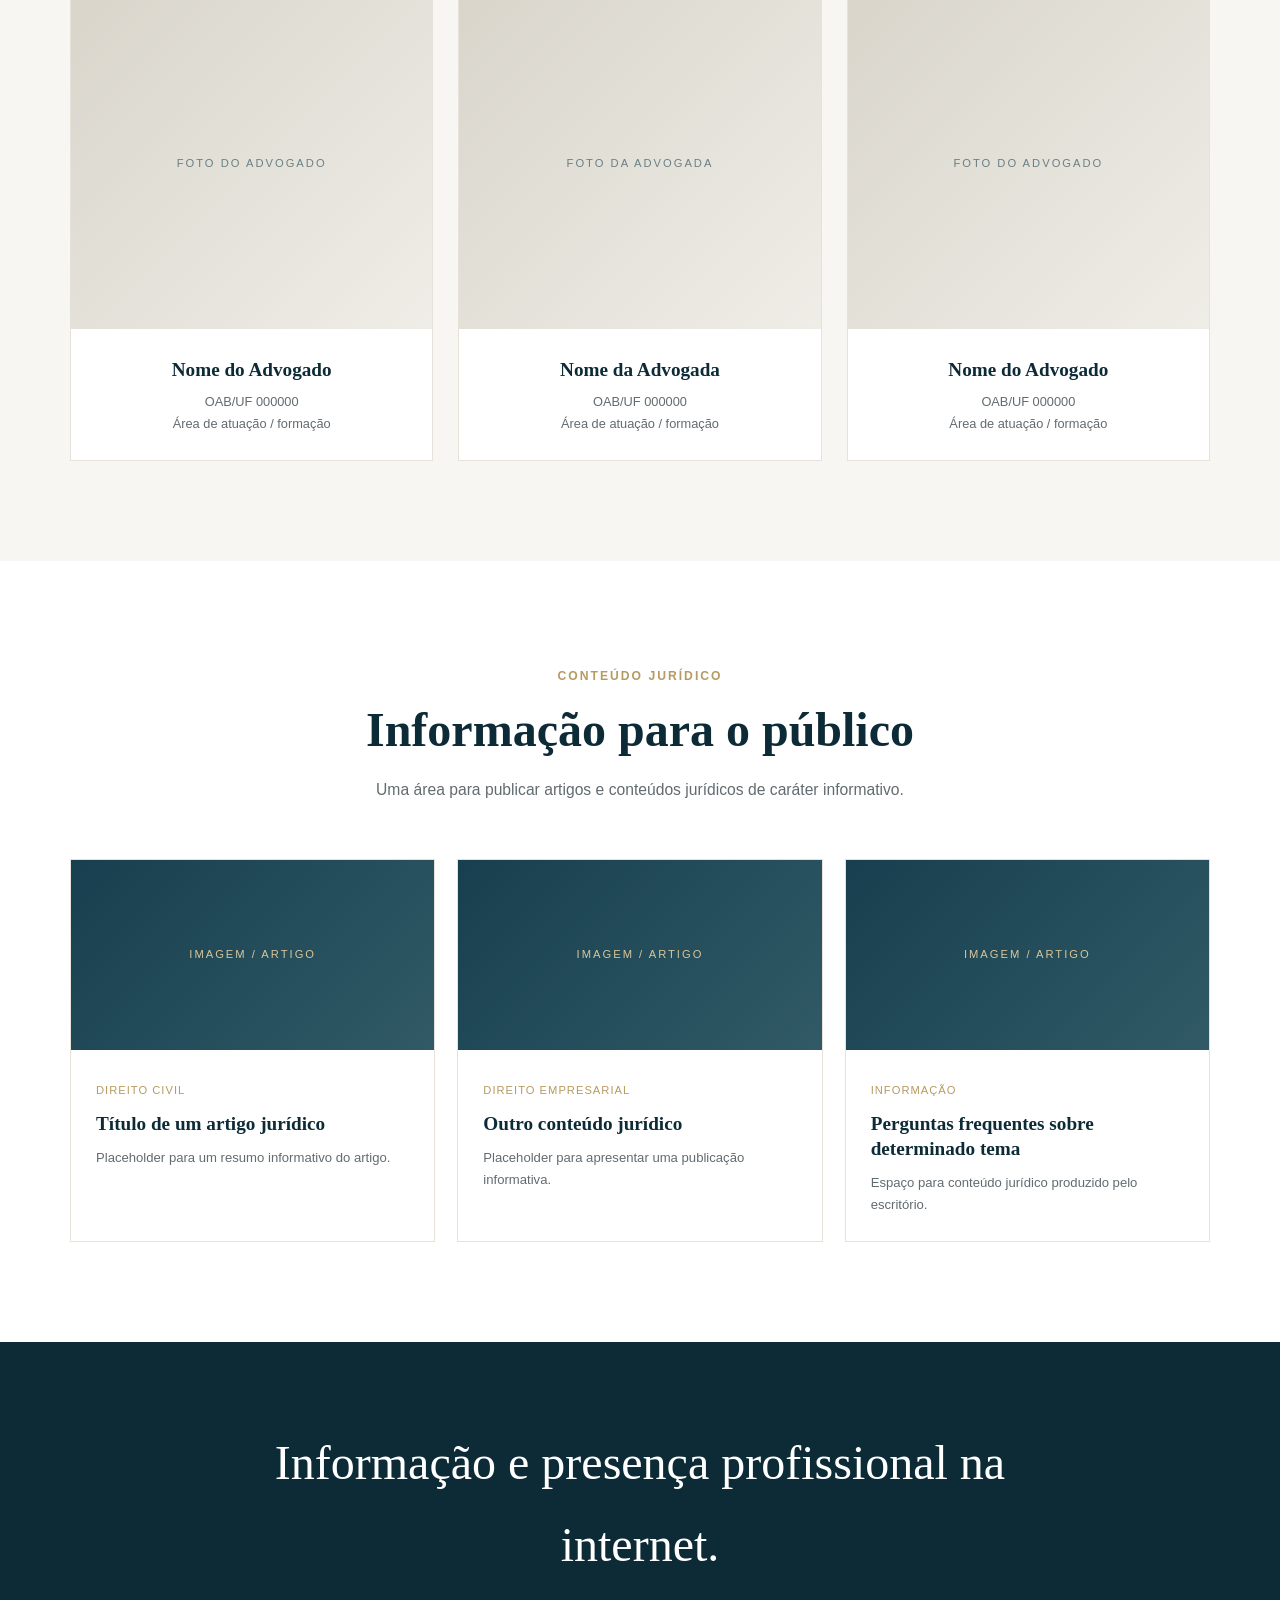
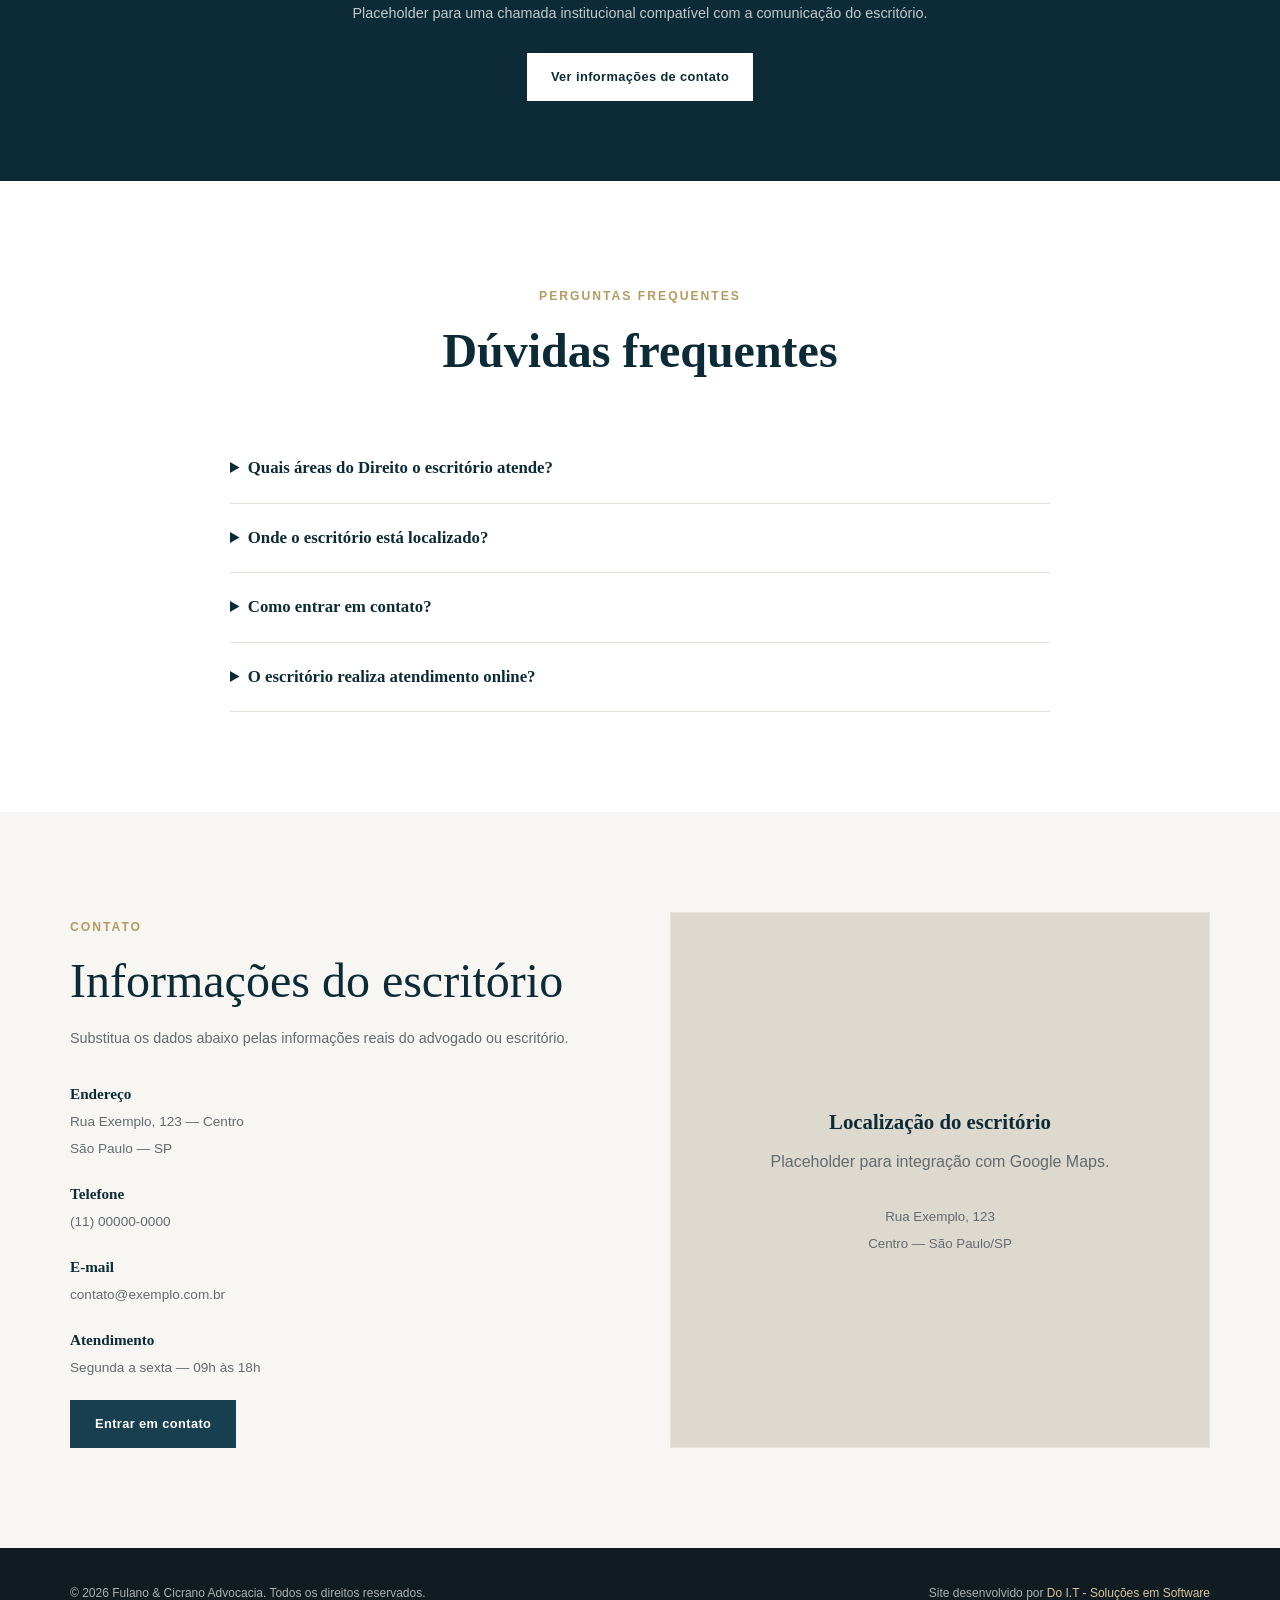
<file: modeloadvocacia/index.html>
<!DOCTYPE html>
<html lang="pt-BR">

<head>

    <meta charset="UTF-8">

    <meta name="viewport" content="width=device-width, initial-scale=1.0">

    <title>Fulano & Cicrano Advocacia | Escritório de Advocacia</title>

    <meta name="description"
        content="Modelo de site institucional para escritório de advocacia. Apresente sua atuação profissional, áreas jurídicas, equipe e informações de contato de forma clara e elegante.">

    <meta name="keywords"
        content="escritório de advocacia, advogado, advocacia, direito empresarial, direito civil, direito trabalhista, direito de família">

    <meta name="author"
        content="Do I.T - Soluções em Software">

    <meta name="robots"
        content="index, follow">

    <link rel="canonical"
        href="https://doitsolucoes.github.io/modeloadvocacia/">

    <!-- Open Graph -->

    <meta property="og:type"
        content="website">

    <meta property="og:title"
        content="Fulano & Cicrano Advocacia">

    <meta property="og:description"
        content="Modelo demonstrativo de site institucional para escritório de advocacia.">

    <meta property="og:url"
        content="https://doitsolucoes.github.io/modeloadvocacia/">

    <meta property="og:locale"
        content="pt_BR">

    <!-- Favicon simples -->

    <link rel="icon"
        href="data:image/svg+xml,<svg xmlns=%22http://www.w3.org/2000/svg%22 viewBox=%220 0 100 100%22><text y=%22.9em%22 font-size=%2290%22>⚖</text></svg>">


    <style>

        /* ==================================================
           RESET
        ================================================== */

        * {
            margin: 0;
            padding: 0;
            box-sizing: border-box;
        }

        html {
            scroll-behavior: smooth;
        }

        body {
            font-family:
                Georgia,
                "Times New Roman",
                serif;

            color: #2d2d2d;
            background: #fff;

            line-height: 1.7;
        }

        a {
            color: inherit;
            text-decoration: none;
        }

        img {
            max-width: 100%;
            display: block;
        }

        button {
            font: inherit;
        }


        /* ==================================================
           VARIÁVEIS
        ================================================== */

        :root {

            --primary: #173f4f;

            --primary-dark: #0d2b36;

            --gold: #b79a62;

            --gold-light: #d8c59b;

            --dark: #182127;

            --text: #626b70;

            --light: #f7f6f2;

            --white: #ffffff;

            --border: #e6e2d9;

            --container: 1140px;
        }


        /* ==================================================
           BASE
        ================================================== */

        .container {

            width: min(
                var(--container),
                92%
            );

            margin: 0 auto;
        }


        section {

            padding: 100px 0;
        }


        .eyebrow {

            display: inline-block;

            margin-bottom: 15px;

            color: var(--gold);

            font-family:
                Arial,
                sans-serif;

            font-size: .76rem;

            font-weight: 700;

            text-transform: uppercase;

            letter-spacing: 2px;
        }


        .section-header {

            max-width: 720px;

            margin:
                0 auto 55px;

            text-align: center;
        }


        .section-header h2 {

            color: var(--primary-dark);

            font-size:
                clamp(2rem, 4vw, 3rem);

            line-height: 1.2;

            margin-bottom: 18px;
        }


        .section-header p {

            color: var(--text);

            font-family:
                Arial,
                sans-serif;

            font-size: .98rem;
        }


        /* ==================================================
           HEADER
        ================================================== */

        header {

            position: sticky;

            top: 0;

            z-index: 1000;

            background:
                rgba(255,255,255,.97);

            border-bottom:
                1px solid var(--border);
        }


        .navbar {

            min-height: 82px;

            display: flex;

            align-items: center;

            justify-content:
                space-between;

            gap: 30px;
        }


        .logo {

            display: flex;

            align-items: center;

            gap: 13px;

            color:
                var(--primary-dark);
        }


        .logo-symbol {

            width: 42px;

            height: 42px;

            display: grid;

            place-items: center;

            border:
                1px solid var(--gold);

            color: var(--gold);

            font-size: 1.4rem;
        }


        .logo-text {

            font-size: 1.1rem;

            font-weight: 700;

            letter-spacing: .5px;
        }


        .logo-text small {

            display: block;

            color: var(--text);

            font-family:
                Arial,
                sans-serif;

            font-size: .62rem;

            font-weight: 400;

            letter-spacing: 1.5px;

            text-transform: uppercase;
        }


        nav {

            display: flex;

            align-items: center;

            gap: 27px;

            font-family:
                Arial,
                sans-serif;
        }


        nav a {

            color: var(--dark);

            font-size: .82rem;

            font-weight: 600;

            transition: .2s;
        }


        nav a:hover {

            color: var(--gold);
        }


        .nav-button {

            padding:
                11px 19px;

            color: white !important;

            background:
                var(--primary);

            border:
                1px solid var(--primary);
        }


        .menu-toggle {

            display: none;

            border: 0;

            background: transparent;

            color: var(--primary);

            font-size: 1.8rem;

            cursor: pointer;
        }


        /* ==================================================
           HERO
        ================================================== */

        .hero {

            min-height:
                calc(100vh - 82px);

            display: flex;

            align-items: center;

            background:
                linear-gradient(
                    100deg,
                    #f8f6f0 0%,
                    #ffffff 58%
                );
        }


        .hero-grid {

            display: grid;

            grid-template-columns:
                1.1fr .9fr;

            align-items: center;

            gap: 70px;
        }


        .hero h1 {

            max-width: 750px;

            color:
                var(--primary-dark);

            font-size:
                clamp(2.7rem, 5vw, 4.7rem);

            font-weight: 500;

            line-height: 1.08;

            margin-bottom: 25px;
        }


        .hero h1 span {

            color: var(--gold);
        }


        .hero p {

            max-width: 650px;

            margin-bottom: 32px;

            color: var(--text);

            font-family:
                Arial,
                sans-serif;

            font-size: 1rem;
        }


        .buttons {

            display: flex;

            flex-wrap: wrap;

            gap: 13px;
        }


        .btn {

            display: inline-flex;

            align-items: center;

            justify-content: center;

            min-height: 48px;

            padding:
                0 24px;

            font-family:
                Arial,
                sans-serif;

            font-size: .8rem;

            font-weight: 700;

            letter-spacing: .4px;

            transition: .25s;
        }


        .btn-primary {

            color: white;

            background:
                var(--primary);

            border:
                1px solid var(--primary);
        }


        .btn-primary:hover {

            background:
                var(--primary-dark);

            transform:
                translateY(-2px);
        }


        .btn-outline {

            color:
                var(--primary);

            border:
                1px solid var(--primary);
        }


        .btn-outline:hover {

            color: white;

            background:
                var(--primary);
        }


        /* HERO PLACEHOLDER */

        .hero-visual {

            min-height: 500px;

            position: relative;

            overflow: hidden;

            background:
                linear-gradient(
                    135deg,
                    #163d4b,
                    #254f5d
                );
        }


        .hero-visual::before {

            content: "";

            position: absolute;

            inset: 35px;

            border:
                1px solid
                rgba(216,197,155,.5);
        }


        .hero-visual-content {

            height: 100%;

            min-height: 500px;

            display: flex;

            flex-direction: column;

            align-items: center;

            justify-content: center;

            padding: 50px;

            text-align: center;

            color: white;
        }


        .hero-visual-content .symbol {

            font-size: 5rem;

            color:
                var(--gold-light);

            margin-bottom: 15px;
        }


        .hero-visual-content h2 {

            font-size: 2rem;

            font-weight: 500;
        }


        .hero-visual-content p {

            margin-top: 10px;

            color:
                rgba(255,255,255,.7);

            font-family:
                Arial,
                sans-serif;

            font-size: .8rem;
        }


        /* ==================================================
           INTRO
        ================================================== */

        .intro {

            border-bottom:
                1px solid var(--border);
        }


        .intro-grid {

            display: grid;

            grid-template-columns:
                repeat(3, 1fr);

            gap: 40px;

            text-align: center;
        }


        .intro-item {

            padding:
                15px 30px;
        }


        .intro-number {

            display: block;

            margin-bottom: 10px;

            color:
                var(--gold);

            font-size: 1.8rem;
        }


        .intro-item h3 {

            color:
                var(--primary-dark);

            font-size: 1.1rem;

            margin-bottom: 8px;
        }


        .intro-item p {

            color:
                var(--text);

            font-family:
                Arial,
                sans-serif;

            font-size: .85rem;
        }


        /* ==================================================
           SOBRE
        ================================================== */

        .about {

            background:
                var(--light);
        }


        .about-grid {

            display: grid;

            grid-template-columns:
                .85fr 1.15fr;

            gap: 70px;

            align-items: center;
        }


        .about-image {

            min-height: 480px;

            position: relative;

            background:
                linear-gradient(
                    135deg,
                    #e8e4d9,
                    #d6d0c2
                );
        }


        .about-image::after {

            content:
                "FOTO DO ESCRITÓRIO";

            position: absolute;

            inset: 30px;

            display: grid;

            place-items: center;

            border:
                1px solid
                rgba(23,63,79,.3);

            color:
                rgba(23,63,79,.65);

            font-family:
                Arial,
                sans-serif;

            font-size: .7rem;

            letter-spacing: 2px;
        }


        .about-content h2 {

            color:
                var(--primary-dark);

            font-size:
                clamp(2rem, 4vw, 3.2rem);

            font-weight: 500;

            line-height: 1.15;

            margin-bottom: 20px;
        }


        .about-content p {

            color:
                var(--text);

            font-family:
                Arial,
                sans-serif;

            font-size: .95rem;

            margin-bottom: 18px;
        }


        .signature {

            margin-top: 30px;

            padding-left: 20px;

            border-left:
                2px solid
                var(--gold);

            color:
                var(--primary-dark);
        }


        .signature small {

            display: block;

            color:
                var(--text);

            font-family:
                Arial,
                sans-serif;
        }


        /* ==================================================
           ÁREAS
        ================================================== */

        .areas-grid {

            display: grid;

            grid-template-columns:
                repeat(3, 1fr);

            gap: 20px;
        }


        .area-card {

            min-height: 250px;

            padding: 32px;

            border:
                1px solid
                var(--border);

            background:
                white;

            transition: .25s;
        }


        .area-card:hover {

            border-color:
                var(--gold);

            transform:
                translateY(-4px);

            box-shadow:
                0 15px 35px
                rgba(0,0,0,.06);
        }


        .area-icon {

            margin-bottom: 20px;

            color:
                var(--gold);

            font-size: 1.8rem;
        }


        .area-card h3 {

            margin-bottom: 12px;

            color:
                var(--primary-dark);

            font-size: 1.25rem;

            font-weight: 600;
        }


        .area-card p {

            color:
                var(--text);

            font-family:
                Arial,
                sans-serif;

            font-size: .85rem;
        }


        /* ==================================================
           EQUIPE
        ================================================== */

        .team {

            background:
                var(--light);
        }


        .team-grid {

            display: grid;

            grid-template-columns:
                repeat(3, 1fr);

            gap: 25px;
        }


        .lawyer {

            background:
                white;

            border:
                1px solid
                var(--border);
        }


        .lawyer-photo {

            height: 330px;

            display: grid;

            place-items: center;

            background:
                linear-gradient(
                    135deg,
                    #d9d5cb,
                    #efede7
                );

            color:
                rgba(23,63,79,.6);

            font-family:
                Arial,
                sans-serif;

            font-size: .7rem;

            letter-spacing: 2px;
        }


        .lawyer-info {

            padding: 25px;

            text-align: center;
        }


        .lawyer-info h3 {

            color:
                var(--primary-dark);

            font-size: 1.2rem;

            margin-bottom: 5px;
        }


        .lawyer-info p {

            color:
                var(--text);

            font-family:
                Arial,
                sans-serif;

            font-size: .8rem;
        }


        /* ==================================================
           CONTEÚDO JURÍDICO
        ================================================== */

        .articles-grid {

            display: grid;

            grid-template-columns:
                repeat(3, 1fr);

            gap: 22px;
        }


        .article {

            border:
                1px solid
                var(--border);

            background:
                white;
        }


        .article-image {

            height: 190px;

            display: grid;

            place-items: center;

            background:
                linear-gradient(
                    135deg,
                    #173f4f,
                    #315a66
                );

            color:
                var(--gold-light);

            font-family:
                Arial,
                sans-serif;

            font-size: .7rem;

            letter-spacing: 2px;
        }


        .article-content {

            padding: 25px;
        }


        .article-content small {

            color:
                var(--gold);

            font-family:
                Arial,
                sans-serif;

            font-size: .7rem;

            text-transform:
                uppercase;

            letter-spacing: 1px;
        }


        .article-content h3 {

            margin:
                10px 0;

            color:
                var(--primary-dark);

            font-size: 1.2rem;

            line-height: 1.3;
        }


        .article-content p {

            color:
                var(--text);

            font-family:
                Arial,
                sans-serif;

            font-size: .82rem;
        }


        /* ==================================================
           CTA
        ================================================== */

        .cta {

            padding:
                80px 0;

            background:
                var(--primary-dark);

            color: white;
        }


        .cta-content {

            max-width: 800px;

            margin: auto;

            text-align: center;
        }


        .cta h2 {

            margin-bottom: 15px;

            font-size:
                clamp(2rem, 4vw, 3rem);

            font-weight: 500;
        }


        .cta p {

            max-width: 650px;

            margin:
                0 auto 28px;

            color:
                rgba(255,255,255,.75);

            font-family:
                Arial,
                sans-serif;

            font-size: .9rem;
        }


        .cta .btn {

            color:
                var(--primary-dark);

            background:
                white;
        }


        /* ==================================================
           FAQ
        ================================================== */

        .faq {

            max-width: 820px;

            margin: auto;
        }


        details {

            padding:
                20px 0;

            border-bottom:
                1px solid
                var(--border);
        }


        summary {

            cursor: pointer;

            color:
                var(--primary-dark);

            font-size: 1.05rem;

            font-weight: 600;
        }


        details p {

            padding-top: 13px;

            color:
                var(--text);

            font-family:
                Arial,
                sans-serif;

            font-size: .88rem;
        }


        /* ==================================================
           CONTATO
        ================================================== */

        .contact {

            background:
                var(--light);
        }


        .contact-grid {

            display: grid;

            grid-template-columns:
                1fr 1fr;

            gap: 60px;
        }


        .contact-content h2 {

            color:
                var(--primary-dark);

            font-size:
                clamp(2rem, 4vw, 3rem);

            font-weight: 500;

            line-height: 1.15;

            margin-bottom: 18px;
        }


        .contact-content > p {

            color:
                var(--text);

            font-family:
                Arial,
                sans-serif;

            font-size: .9rem;

            margin-bottom: 30px;
        }


        .contact-item {

            margin-bottom: 20px;
        }


        .contact-item strong {

            display: block;

            color:
                var(--primary-dark);

            font-size: .95rem;
        }


        .contact-item span {

            color:
                var(--text);

            font-family:
                Arial,
                sans-serif;

            font-size: .85rem;
        }


        .map-placeholder {

            min-height: 400px;

            display: grid;

            place-items: center;

            padding: 40px;

            text-align: center;

            background:
                #ddd9cf;

            border:
                1px solid
                var(--border);

            color:
                var(--text);

            font-family:
                Arial,
                sans-serif;
        }


        .map-placeholder strong {

            display: block;

            margin-bottom: 8px;

            color:
                var(--primary-dark);

            font-family:
                Georgia,
                serif;

            font-size: 1.3rem;
        }


        /* ==================================================
           FOOTER
        ================================================== */

        footer {

            padding:
                35px 0;

            background:
                #101c22;

            color: white;
        }


        .footer-content {

            display: flex;

            justify-content:
                space-between;

            align-items: center;

            gap: 20px;
        }


        footer p {

            color:
                rgba(255,255,255,.65);

            font-family:
                Arial,
                sans-serif;

            font-size: .75rem;
        }


        footer a {

            color:
                var(--gold-light);
        }


        /* ==================================================
           WHATSAPP
        ================================================== */

        .whatsapp {

            position: fixed;

            right: 20px;

            bottom: 20px;

            z-index: 999;

            width: 56px;

            height: 56px;

            display: grid;

            place-items: center;

            border-radius: 50%;

            color: white;

            background:
                #25d366;

            font-size: 1.4rem;

            box-shadow:
                0 8px 25px
                rgba(0,0,0,.18);
        }


        /* ==================================================
           RESPONSIVIDADE
        ================================================== */

        @media (max-width: 900px) {

            .menu-toggle {

                display: block;
            }


            nav {

                display: none;

                position: absolute;

                top: 82px;

                left: 0;

                right: 0;

                padding: 25px;

                flex-direction: column;

                align-items: stretch;

                background: white;

                border-bottom:
                    1px solid
                    var(--border);
            }


            nav.active {

                display: flex;
            }


            nav a {

                padding: 9px 0;
            }


            .hero-grid,
            .about-grid,
            .contact-grid {

                grid-template-columns: 1fr;
            }


            .hero {

                padding:
                    75px 0;
            }


            .hero-visual {

                min-height: 380px;
            }


            .hero-visual-content {

                min-height: 380px;
            }


            .areas-grid,
            .articles-grid {

                grid-template-columns:
                    1fr 1fr;
            }
        }


        @media (max-width: 650px) {

            section {

                padding:
                    70px 0;
            }


            .hero h1 {

                font-size:
                    2.7rem;
            }


            .hero-visual {

                min-height: 320px;
            }


            .hero-visual-content {

                min-height: 320px;
            }


            .intro-grid {

                grid-template-columns: 1fr;
            }


            .areas-grid,
            .team-grid,
            .articles-grid {

                grid-template-columns: 1fr;
            }


            .about-image {

                min-height: 320px;
            }


            .lawyer-photo {

                height: 280px;
            }


            .buttons {

                flex-direction: column;
            }


            .btn {

                width: 100%;
            }


            .footer-content {

                flex-direction: column;

                text-align: center;
            }

        }

    </style>

</head>


<body>


<!-- =====================================================
     HEADER
===================================================== -->

<header>

    <div class="container navbar">

        <a href="#" class="logo">

            <div class="logo-symbol">
                ⚖
            </div>

            <div class="logo-text">

                Fulano & Cicrano

                <small>
                    Advocacia
                </small>

            </div>

        </a>


        <button
            class="menu-toggle"
            aria-label="Abrir menu">

            ☰

        </button>


        <nav id="menu">

            <a href="#escritorio">
                O Escritório
            </a>

            <a href="#atuacao">
                Áreas de atuação
            </a>

            <a href="#equipe">
                Equipe
            </a>

            <a href="#conteudos">
                Conteúdos
            </a>

            <a href="#faq">
                FAQ
            </a>

            <a
                href="#contato"
                class="nav-button">

                Contato

            </a>

        </nav>

    </div>

</header>


<main>


<!-- =====================================================
     HERO
===================================================== -->

<section class="hero">

    <div class="container hero-grid">


        <div>

            <span class="eyebrow">
                Modelo demonstrativo
            </span>


            <h1>

                Advocacia pautada em
                <span>
                    conhecimento e confiança.
                </span>

            </h1>


            <p>

                Modelo de página institucional para
                escritórios de advocacia. Apresente sua
                atuação profissional, equipe e conteúdos
                jurídicos de forma clara, elegante e
                responsiva.

            </p>


            <div class="buttons">

                <a
                    href="#atuacao"
                    class="btn btn-primary">

                    Conheça nossa atuação

                </a>


                <a
                    href="#contato"
                    class="btn btn-outline">

                    Informações de contato

                </a>

            </div>

        </div>


        <!--
            PLACEHOLDER DE IMAGEM

            Substitua este bloco por uma foto real
            autorizada do escritório ou profissional.
        -->

        <div class="hero-visual">

            <div class="hero-visual-content">

                <div class="symbol">
                    ⚖
                </div>

                <h2>
                    FOTO / IMAGEM
                </h2>

                <p>
                    Placeholder para imagem institucional
                </p>

            </div>

        </div>

    </div>

</section>


<!-- =====================================================
     DIFERENCIAIS
===================================================== -->

<section class="intro">

    <div class="container intro-grid">


        <div class="intro-item">

            <span class="intro-number">
                01
            </span>

            <h3>
                Atendimento personalizado
            </h3>

            <p>
                Placeholder para descrever a forma
                de atendimento do escritório.
            </p>

        </div>


        <div class="intro-item">

            <span class="intro-number">
                02
            </span>

            <h3>
                Atuação profissional
            </h3>

            <p>
                Apresente aqui as áreas jurídicas
                efetivamente exercidas.
            </p>

        </div>


        <div class="intro-item">

            <span class="intro-number">
                03
            </span>

            <h3>
                Informação jurídica
            </h3>

            <p>
                Espaço para conteúdos informativos
                produzidos pelo escritório.
            </p>

        </div>

    </div>

</section>


<!-- =====================================================
     SOBRE O ESCRITÓRIO
===================================================== -->

<section
    class="about"
    id="escritorio">

    <div class="container about-grid">


        <div class="about-image">

            <!--
                PLACEHOLDER DE FOTO
            -->

        </div>


        <div class="about-content">

            <span class="eyebrow">
                O escritório
            </span>


            <h2>
                Uma apresentação clara
                da sua atuação profissional.
            </h2>


            <p>

                Este texto é um placeholder para a
                apresentação do escritório.

                Aqui o cliente poderá contar sua história,
                formação, áreas de atuação, localização e
                princípios profissionais.

            </p>


            <p>

                O conteúdo deve ser substituído por
                informações verdadeiras e verificáveis
                sobre o advogado ou sociedade de advocacia.

            </p>


            <div class="signature">

                <strong>
                    Nome do(a) advogado(a)
                </strong>

                <small>
                    OAB/UF 000000
                </small>

            </div>

        </div>

    </div>

</section>


<!-- =====================================================
     ÁREAS DE ATUAÇÃO
===================================================== -->

<section id="atuacao">

    <div class="container">


        <div class="section-header">

            <span class="eyebrow">
                Áreas de atuação
            </span>

            <h2>
                Conheça nossa atuação jurídica
            </h2>

            <p>

                Os itens abaixo são exemplos de estrutura.
                Devem ser substituídos pelas áreas em que
                o escritório efetivamente atua.

            </p>

        </div>


        <div class="areas-grid">


            <article class="area-card">

                <div class="area-icon">
                    §
                </div>

                <h3>
                    Direito Civil
                </h3>

                <p>

                    Placeholder para uma descrição
                    objetiva dos serviços e temas
                    relacionados à área.

                </p>

            </article>


            <article class="area-card">

                <div class="area-icon">
                    ⚖
                </div>

                <h3>
                    Direito Empresarial
                </h3>

                <p>

                    Placeholder para apresentar
                    a atuação empresarial do escritório.

                </p>

            </article>


            <article class="area-card">

                <div class="area-icon">
                    ◇
                </div>

                <h3>
                    Direito de Família
                </h3>

                <p>

                    Placeholder para apresentar
                    informações sobre a área.

                </p>

            </article>


            <article class="area-card">

                <div class="area-icon">
                    §
                </div>

                <h3>
                    Direito Trabalhista
                </h3>

                <p>

                    Placeholder para explicar
                    os temas trabalhistas abordados.

                </p>

            </article>


            <article class="area-card">

                <div class="area-icon">
                    ◉
                </div>

                <h3>
                    Direito Imobiliário
                </h3>

                <p>

                    Placeholder para apresentar
                    a atuação em questões imobiliárias.

                </p>

            </article>


            <article class="area-card">

                <div class="area-icon">
                    ✦
                </div>

                <h3>
                    Outra especialidade
                </h3>

                <p>

                    Adicione aqui outra área efetivamente
                    exercida pelo escritório.

                </p>

            </article>

        </div>

    </div>

</section>


<!-- =====================================================
     EQUIPE
===================================================== -->

<section
    class="team"
    id="equipe">

    <div class="container">


        <div class="section-header">

            <span class="eyebrow">
                Equipe
            </span>

            <h2>
                Profissionais
            </h2>

            <p>

                Utilize esta área para apresentar os
                integrantes do escritório e suas
                qualificações profissionais.

            </p>

        </div>


        <div class="team-grid">


            <article class="lawyer">

                <div class="lawyer-photo">

                    FOTO DO ADVOGADO

                </div>

                <div class="lawyer-info">

                    <h3>
                        Nome do Advogado
                    </h3>

                    <p>
                        OAB/UF 000000
                    </p>

                    <p>
                        Área de atuação / formação
                    </p>

                </div>

            </article>


            <article class="lawyer">

                <div class="lawyer-photo">

                    FOTO DA ADVOGADA

                </div>

                <div class="lawyer-info">

                    <h3>
                        Nome da Advogada
                    </h3>

                    <p>
                        OAB/UF 000000
                    </p>

                    <p>
                        Área de atuação / formação
                    </p>

                </div>

            </article>


            <article class="lawyer">

                <div class="lawyer-photo">

                    FOTO DO ADVOGADO

                </div>

                <div class="lawyer-info">

                    <h3>
                        Nome do Advogado
                    </h3>

                    <p>
                        OAB/UF 000000
                    </p>

                    <p>
                        Área de atuação / formação
                    </p>

                </div>

            </article>


        </div>

    </div>

</section>


<!-- =====================================================
     CONTEÚDO JURÍDICO
===================================================== -->

<section id="conteudos">

    <div class="container">


        <div class="section-header">

            <span class="eyebrow">
                Conteúdo jurídico
            </span>

            <h2>
                Informação para o público
            </h2>

            <p>

                Uma área para publicar artigos e conteúdos
                jurídicos de caráter informativo.

            </p>

        </div>


        <div class="articles-grid">


            <article class="article">

                <div class="article-image">

                    IMAGEM / ARTIGO

                </div>

                <div class="article-content">

                    <small>
                        Direito Civil
                    </small>

                    <h3>
                        Título de um artigo jurídico
                    </h3>

                    <p>

                        Placeholder para um resumo
                        informativo do artigo.

                    </p>

                </div>

            </article>


            <article class="article">

                <div class="article-image">

                    IMAGEM / ARTIGO

                </div>

                <div class="article-content">

                    <small>
                        Direito Empresarial
                    </small>

                    <h3>
                        Outro conteúdo jurídico
                    </h3>

                    <p>

                        Placeholder para apresentar
                        uma publicação informativa.

                    </p>

                </div>

            </article>


            <article class="article">

                <div class="article-image">

                    IMAGEM / ARTIGO

                </div>

                <div class="article-content">

                    <small>
                        Informação
                    </small>

                    <h3>
                        Perguntas frequentes sobre determinado tema
                    </h3>

                    <p>

                        Espaço para conteúdo jurídico
                        produzido pelo escritório.

                    </p>

                </div>

            </article>


        </div>

    </div>

</section>


<!-- =====================================================
     CTA
===================================================== -->

<section class="cta">

    <div class="container cta-content">

        <h2>
            Informação e presença profissional na internet.
        </h2>

        <p>

            Placeholder para uma chamada institucional
            compatível com a comunicação do escritório.

        </p>

        <a
            href="#contato"
            class="btn">

            Ver informações de contato

        </a>

    </div>

</section>


<!-- =====================================================
     FAQ
===================================================== -->

<section id="faq">

    <div class="container">


        <div class="section-header">

            <span class="eyebrow">
                Perguntas frequentes
            </span>

            <h2>
                Dúvidas frequentes
            </h2>

        </div>


        <div class="faq">


            <details>

                <summary>
                    Quais áreas do Direito o escritório atende?
                </summary>

                <p>

                    Placeholder. Apresente aqui as áreas
                    de atuação efetivamente exercidas
                    pelo escritório.

                </p>

            </details>


            <details>

                <summary>
                    Onde o escritório está localizado?
                </summary>

                <p>

                    Placeholder para endereço,
                    cidade, estado e informações de
                    atendimento.

                </p>

            </details>


            <details>

                <summary>
                    Como entrar em contato?
                </summary>

                <p>

                    Placeholder para telefone,
                    e-mail ou outros canais de contato.

                </p>

            </details>


            <details>

                <summary>
                    O escritório realiza atendimento online?
                </summary>

                <p>

                    Placeholder para informar as
                    modalidades de atendimento efetivamente
                    disponibilizadas pelo escritório.

                </p>

            </details>


        </div>

    </div>

</section>


<!-- =====================================================
     CONTATO
===================================================== -->

<section
    class="contact"
    id="contato">

    <div class="container contact-grid">


        <div class="contact-content">

            <span class="eyebrow">
                Contato
            </span>


            <h2>
                Informações do escritório
            </h2>


            <p>

                Substitua os dados abaixo pelas informações
                reais do advogado ou escritório.

            </p>


            <div class="contact-item">

                <strong>
                    Endereço
                </strong>

                <span>

                    Rua Exemplo, 123 — Centro
                    <br>
                    São Paulo — SP

                </span>

            </div>


            <div class="contact-item">

                <strong>
                    Telefone
                </strong>

                <span>
                    (11) 00000-0000
                </span>

            </div>


            <div class="contact-item">

                <strong>
                    E-mail
                </strong>

                <span>
                    contato@exemplo.com.br
                </span>

            </div>


            <div class="contact-item">

                <strong>
                    Atendimento
                </strong>

                <span>
                    Segunda a sexta — 09h às 18h
                </span>

            </div>


            <a
                href="#"
                class="btn btn-primary"
                onclick="return contatoDemo();">

                Entrar em contato

            </a>

        </div>


        <div class="map-placeholder">

            <div>

                <strong>
                    Localização do escritório
                </strong>

                <p>

                    Placeholder para integração
                    com Google Maps.

                </p>

                <br>

                <small>

                    Rua Exemplo, 123
                    <br>
                    Centro — São Paulo/SP

                </small>

            </div>

        </div>

    </div>

</section>


</main>


<!-- =====================================================
     FOOTER
===================================================== -->

<footer>

    <div class="container footer-content">


        <p>

            ©
            <span id="year"></span>
            Fulano & Cicrano Advocacia.

            Todos os direitos reservados.

        </p>


        <p>

            Site desenvolvido por

            <a
                href="https://doitsolucoes.github.io/"
                target="_blank"
                rel="noopener">

                Do I.T - Soluções em Software

            </a>

        </p>

    </div>

</footer>


<!-- =====================================================
     WHATSAPP / CONTATO
===================================================== -->

<a
    href="#"
    class="whatsapp"
    aria-label="Contato"
    onclick="return contatoDemo();">

    💬

</a>


<script>


    /* ==============================================
       ANO AUTOMÁTICO
    ============================================== */

    document.getElementById("year")
        .textContent =
        new Date().getFullYear();


    /* ==============================================
       MENU MOBILE
    ============================================== */

    const menuToggle =
        document.querySelector(".menu-toggle");

    const menu =
        document.querySelector("#menu");


    menuToggle.addEventListener(
        "click",
        () => {

            menu.classList.toggle("active");

        }
    );


    /* Fecha menu após clicar */

    document
        .querySelectorAll("#menu a")
        .forEach(link => {

            link.addEventListener(
                "click",
                () => {

                    menu.classList.remove(
                        "active"
                    );

                }
            );

        });


    /* ==============================================
       CONTATO DEMONSTRATIVO
    ============================================== */

    function contatoDemo() {

        alert(
            "DEMO: substitua este botão pelo telefone, e-mail ou WhatsApp real do escritório."
        );

        return false;

    }


</script>

</body>

</html>
</file>
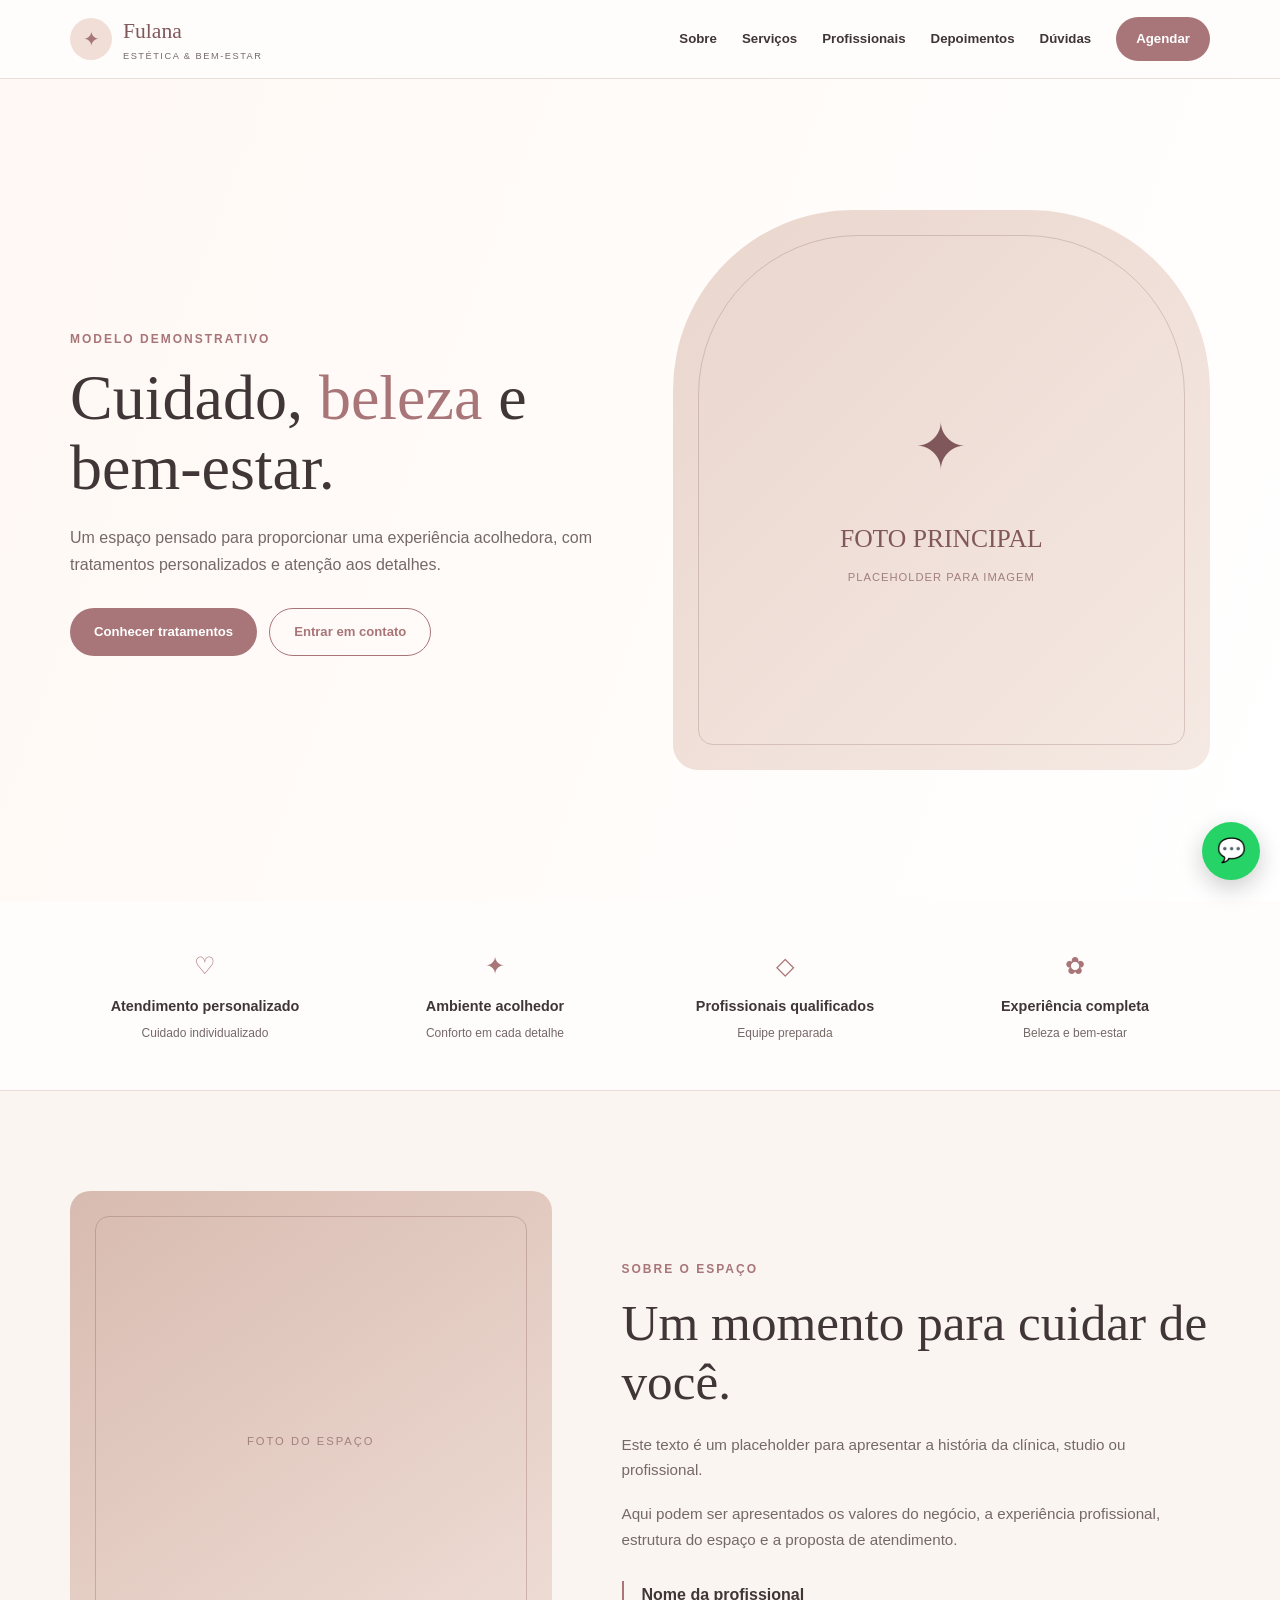
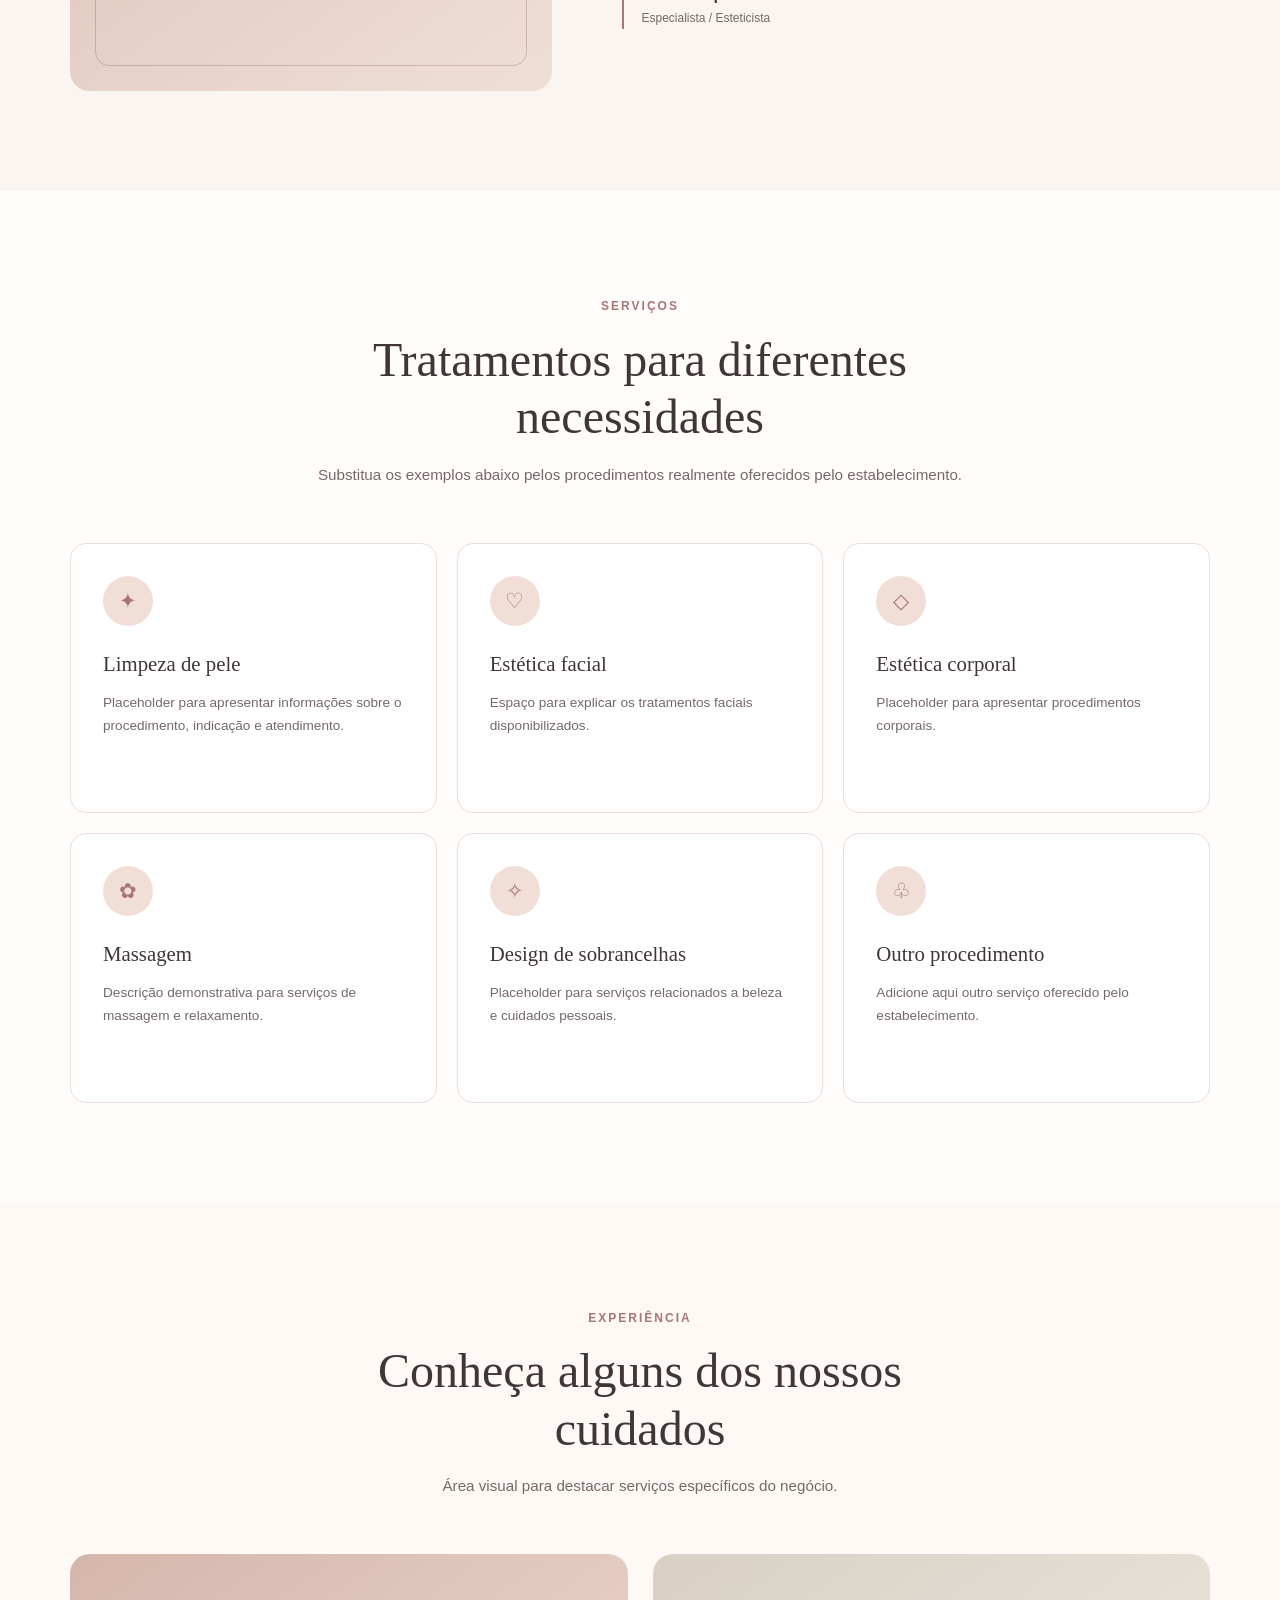
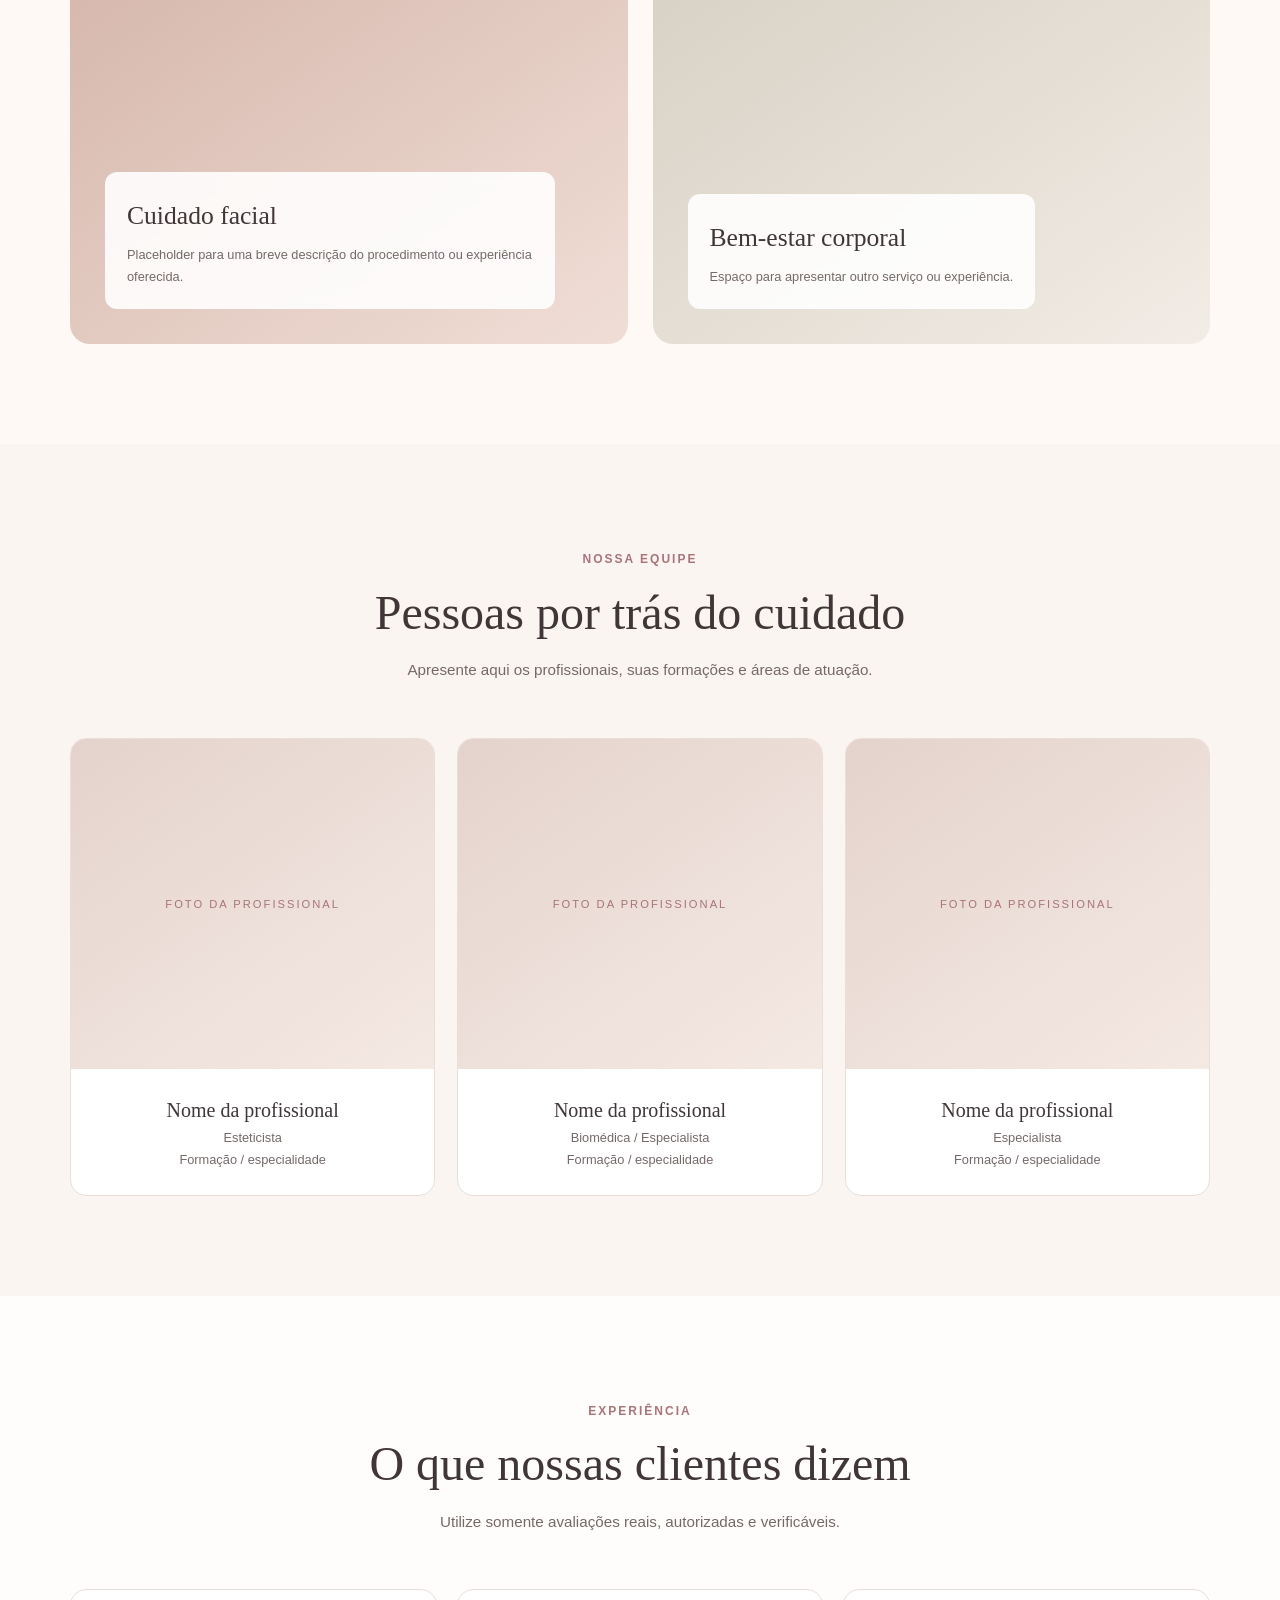
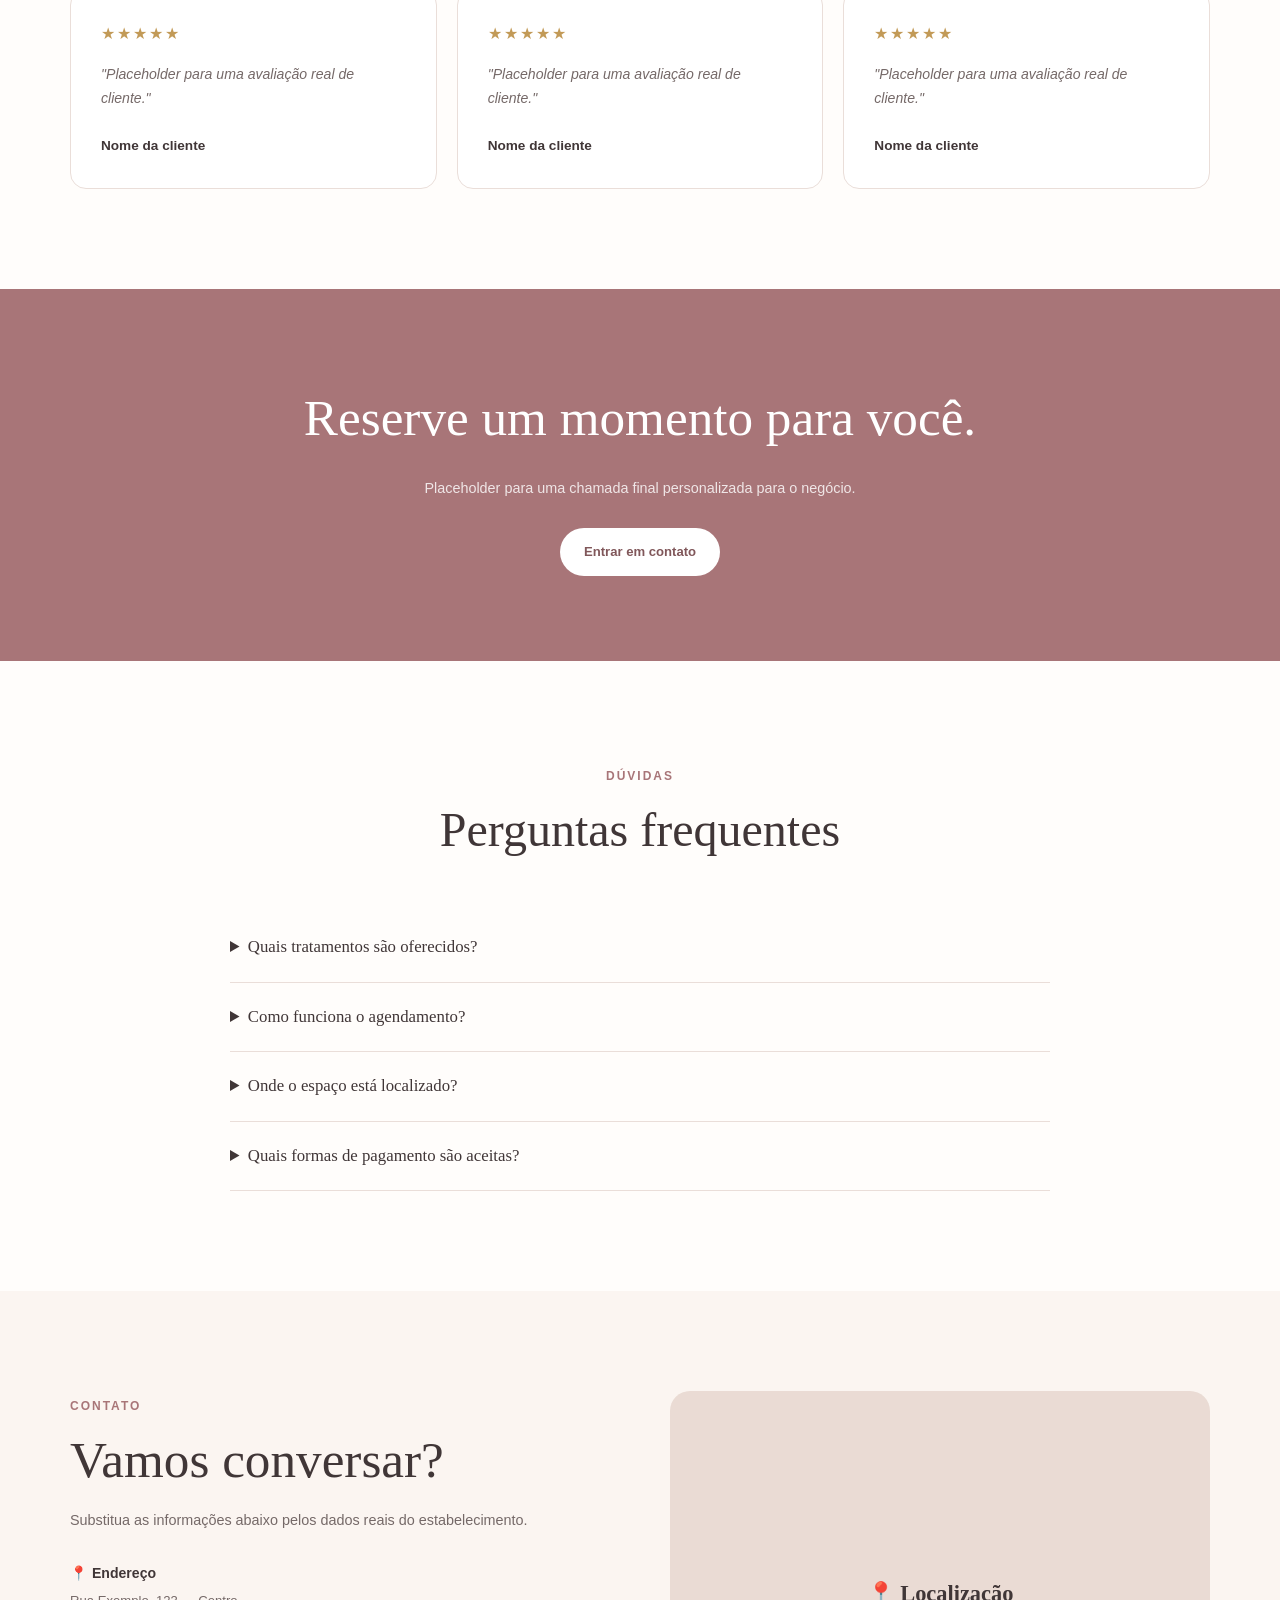
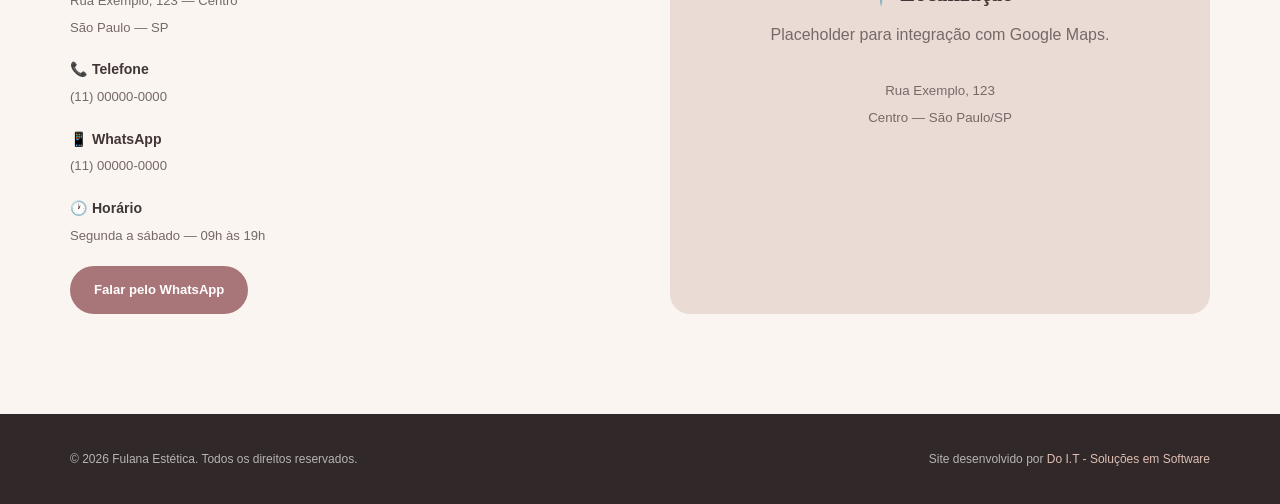
<file: modeloestetica/index.html>
<!DOCTYPE html>
<html lang="pt-BR">

<head>

    <meta charset="UTF-8">

    <meta name="viewport" content="width=device-width, initial-scale=1.0">

    <title>Fulana Estética | Beleza, cuidado e bem-estar</title>

    <meta name="description"
        content="Modelo de site profissional para clínicas de estética, studios de beleza e profissionais de estética facial e corporal.">

    <meta name="keywords"
        content="estética, clínica de estética, estética facial, estética corporal, beleza, cuidados com a pele, procedimentos estéticos">

    <meta name="author"
        content="Do I.T - Soluções em Software">

    <meta name="robots"
        content="index, follow">

    <link rel="canonical"
        href="https://doitsolucoes.github.io/modeloestetica/">

    <!-- Open Graph -->

    <meta property="og:type"
        content="website">

    <meta property="og:title"
        content="Fulana Estética | Beleza, cuidado e bem-estar">

    <meta property="og:description"
        content="Modelo demonstrativo de site profissional para clínica ou studio de estética.">

    <meta property="og:url"
        content="https://doitsolucoes.github.io/modeloestetica/">

    <meta property="og:locale"
        content="pt_BR">


    <style>

        /* =====================================================
           RESET
        ===================================================== */

        * {
            margin: 0;
            padding: 0;
            box-sizing: border-box;
        }

        html {
            scroll-behavior: smooth;
        }

        body {
            font-family:
                "Helvetica Neue",
                Arial,
                sans-serif;

            color: #594d4b;

            background: #fffdfb;

            line-height: 1.7;
        }

        a {
            text-decoration: none;
            color: inherit;
        }

        img {
            max-width: 100%;
            display: block;
        }

        button {
            font: inherit;
        }


        /* =====================================================
           VARIÁVEIS
        ===================================================== */

        :root {

            --primary: #a87578;

            --primary-dark: #80575a;

            --accent: #d8b7a8;

            --accent-light: #f1dfd7;

            --cream: #fbf5f1;

            --soft: #fff9f6;

            --dark: #403637;

            --text: #756968;

            --white: #ffffff;

            --border: #eaded9;

            --container: 1140px;
        }


        /* =====================================================
           BASE
        ===================================================== */

        .container {

            width:
                min(
                    var(--container),
                    92%
                );

            margin:
                0 auto;
        }


        section {

            padding:
                100px 0;
        }


        .eyebrow {

            display: inline-block;

            margin-bottom: 14px;

            color:
                var(--primary);

            font-size: .75rem;

            font-weight: 700;

            letter-spacing: 2px;

            text-transform:
                uppercase;
        }


        .section-header {

            max-width: 700px;

            margin:
                0 auto 55px;

            text-align: center;
        }


        .section-header h2 {

            color:
                var(--dark);

            font-family:
                Georgia,
                serif;

            font-size:
                clamp(
                    2rem,
                    4vw,
                    3rem
                );

            font-weight: 400;

            line-height: 1.2;

            margin-bottom: 16px;
        }


        .section-header p {

            color:
                var(--text);

            font-size: .95rem;
        }


        /* =====================================================
           HEADER
        ===================================================== */

        header {

            position: sticky;

            top: 0;

            z-index: 1000;

            background:
                rgba(
                    255,
                    253,
                    251,
                    .96
                );

            border-bottom:
                1px solid
                var(--border);

            backdrop-filter:
                blur(10px);
        }


        .navbar {

            min-height: 78px;

            display: flex;

            align-items: center;

            justify-content:
                space-between;

            gap: 30px;
        }


        .logo {

            display: flex;

            align-items: center;

            gap: 11px;

            color:
                var(--primary-dark);
        }


        .logo-symbol {

            width: 42px;

            height: 42px;

            display: grid;

            place-items: center;

            border-radius: 50%;

            background:
                var(--accent-light);

            color:
                var(--primary);

            font-size: 1.25rem;
        }


        .logo-text {

            font-family:
                Georgia,
                serif;

            font-size: 1.35rem;

            font-weight: 500;
        }


        .logo-text small {

            display: block;

            color:
                var(--text);

            font-family:
                Arial,
                sans-serif;

            font-size: .58rem;

            letter-spacing: 1.5px;

            text-transform:
                uppercase;
        }


        nav {

            display: flex;

            align-items: center;

            gap: 25px;
        }


        nav a {

            color:
                var(--dark);

            font-size: .83rem;

            font-weight: 600;

            transition:
                .2s;
        }


        nav a:hover {

            color:
                var(--primary);
        }


        .nav-button {

            padding:
                11px 20px;

            color:
                white !important;

            background:
                var(--primary);

            border-radius:
                30px;
        }


        .menu-toggle {

            display: none;

            border: 0;

            background: transparent;

            color:
                var(--primary);

            font-size: 1.8rem;

            cursor: pointer;
        }


        /* =====================================================
           HERO
        ===================================================== */

        .hero {

            min-height:
                calc(
                    100vh - 78px
                );

            display: flex;

            align-items: center;

            background:
                linear-gradient(
                    110deg,
                    #fff8f4,
                    #ffffff
                );
        }


        .hero-grid {

            display: grid;

            grid-template-columns:
                1fr 1fr;

            align-items: center;

            gap: 65px;
        }


        .hero-content h1 {

            max-width: 650px;

            color:
                var(--dark);

            font-family:
                Georgia,
                serif;

            font-size:
                clamp(
                    2.7rem,
                    5vw,
                    4.6rem
                );

            font-weight: 400;

            line-height: 1.08;

            margin-bottom: 22px;
        }


        .hero-content h1 span {

            color:
                var(--primary);
        }


        .hero-content > p {

            max-width: 580px;

            margin-bottom: 30px;

            color:
                var(--text);

            font-size: 1rem;
        }


        .buttons {

            display: flex;

            flex-wrap: wrap;

            gap: 12px;
        }


        .btn {

            min-height: 48px;

            display: inline-flex;

            align-items: center;

            justify-content: center;

            padding:
                0 24px;

            border-radius:
                30px;

            font-size: .82rem;

            font-weight: 700;

            transition:
                .25s;
        }


        .btn-primary {

            color:
                white;

            background:
                var(--primary);
        }


        .btn-primary:hover {

            background:
                var(--primary-dark);

            transform:
                translateY(-2px);
        }


        .btn-outline {

            color:
                var(--primary);

            border:
                1px solid
                var(--primary);
        }


        .btn-outline:hover {

            color:
                white;

            background:
                var(--primary);
        }


        /* =====================================================
           HERO VISUAL / PLACEHOLDER
        ===================================================== */

        .hero-image {

            min-height: 560px;

            position: relative;

            overflow: hidden;

            border-radius:
                180px 180px 25px 25px;

            background:
                linear-gradient(
                    135deg,
                    #ead6cd,
                    #f5e9e3
                );
        }


        .hero-image::before {

            content: "";

            position: absolute;

            inset: 25px;

            border:
                1px solid
                rgba(
                    128,
                    87,
                    90,
                    .25
                );

            border-radius:
                160px 160px 15px 15px;
        }


        .image-placeholder {

            height: 100%;

            min-height: 560px;

            display: flex;

            flex-direction: column;

            align-items: center;

            justify-content: center;

            text-align: center;

            padding: 50px;

            color:
                var(--primary-dark);
        }


        .image-placeholder .icon {

            margin-bottom: 15px;

            font-size: 4rem;
        }


        .image-placeholder strong {

            font-family:
                Georgia,
                serif;

            font-size: 1.6rem;

            font-weight: 400;
        }


        .image-placeholder span {

            margin-top: 7px;

            font-size: .7rem;

            letter-spacing: 1px;

            text-transform:
                uppercase;

            opacity: .7;
        }


        /* =====================================================
           BENEFÍCIOS
        ===================================================== */

        .benefits {

            padding:
                35px 0;

            border-bottom:
                1px solid
                var(--border);
        }


        .benefits-grid {

            display: grid;

            grid-template-columns:
                repeat(4, 1fr);

            gap: 20px;
        }


        .benefit {

            text-align: center;

            padding:
                10px;
        }


        .benefit-icon {

            margin-bottom: 7px;

            color:
                var(--primary);

            font-size: 1.5rem;
        }


        .benefit strong {

            display: block;

            color:
                var(--dark);

            font-size: .9rem;
        }


        .benefit span {

            color:
                var(--text);

            font-size: .75rem;
        }


        /* =====================================================
           SOBRE
        ===================================================== */

        .about {

            background:
                var(--cream);
        }


        .about-grid {

            display: grid;

            grid-template-columns:
                .9fr 1.1fr;

            align-items: center;

            gap: 70px;
        }


        .about-image {

            min-height: 500px;

            position: relative;

            border-radius:
                20px;

            background:
                linear-gradient(
                    145deg,
                    #d8bbb0,
                    #f0dfd7
                );
        }


        .about-image::after {

            content:
                "FOTO DO ESPAÇO";

            position: absolute;

            inset: 25px;

            display: grid;

            place-items: center;

            border:
                1px solid
                rgba(
                    128,
                    87,
                    90,
                    .3
                );

            border-radius:
                14px;

            color:
                rgba(
                    128,
                    87,
                    90,
                    .65
                );

            font-size: .7rem;

            letter-spacing: 2px;
        }


        .about-content h2 {

            color:
                var(--dark);

            font-family:
                Georgia,
                serif;

            font-size:
                clamp(
                    2rem,
                    4vw,
                    3.2rem
                );

            font-weight: 400;

            line-height: 1.15;

            margin-bottom: 20px;
        }


        .about-content p {

            margin-bottom: 18px;

            color:
                var(--text);

            font-size: .95rem;
        }


        .signature {

            margin-top: 28px;

            padding-left: 18px;

            border-left:
                2px solid
                var(--primary);

            color:
                var(--dark);
        }


        .signature small {

            display: block;

            color:
                var(--text);

            font-size: .75rem;
        }


        /* =====================================================
           SERVIÇOS
        ===================================================== */

        .services-grid {

            display: grid;

            grid-template-columns:
                repeat(3, 1fr);

            gap: 20px;
        }


        .service-card {

            min-height: 270px;

            padding: 32px;

            border:
                1px solid
                var(--border);

            border-radius:
                16px;

            background:
                white;

            transition:
                .25s;
        }


        .service-card:hover {

            transform:
                translateY(-5px);

            border-color:
                var(--accent);

            box-shadow:
                0 18px 40px
                rgba(
                    128,
                    87,
                    90,
                    .09
                );
        }


        .service-icon {

            width: 50px;

            height: 50px;

            display: grid;

            place-items: center;

            margin-bottom: 20px;

            border-radius:
                50%;

            background:
                var(--accent-light);

            color:
                var(--primary);

            font-size: 1.3rem;
        }


        .service-card h3 {

            margin-bottom: 10px;

            color:
                var(--dark);

            font-family:
                Georgia,
                serif;

            font-size: 1.3rem;

            font-weight: 500;
        }


        .service-card p {

            color:
                var(--text);

            font-size: .85rem;
        }


        /* =====================================================
           PROCEDIMENTOS DESTAQUE
        ===================================================== */

        .highlight {

            background:
                var(--soft);
        }


        .highlight-grid {

            display: grid;

            grid-template-columns:
                1fr 1fr;

            gap: 25px;
        }


        .highlight-card {

            min-height: 390px;

            position: relative;

            overflow: hidden;

            display: flex;

            align-items: flex-end;

            padding: 35px;

            border-radius:
                20px;

            background:
                linear-gradient(
                    145deg,
                    #d5b6ab,
                    #f0ded6
                );
        }


        .highlight-card:nth-child(2) {

            background:
                linear-gradient(
                    145deg,
                    #d8d0c4,
                    #f1ece5
                );
        }


        .highlight-content {

            position: relative;

            z-index: 2;

            max-width: 450px;

            padding: 22px;

            border-radius:
                12px;

            background:
                rgba(
                    255,
                    255,
                    255,
                    .88
                );

            backdrop-filter:
                blur(6px);
        }


        .highlight-content h3 {

            margin-bottom: 6px;

            color:
                var(--dark);

            font-family:
                Georgia,
                serif;

            font-size: 1.6rem;

            font-weight: 400;
        }


        .highlight-content p {

            color:
                var(--text);

            font-size: .8rem;
        }


        /* =====================================================
           PROFISSIONAIS
        ===================================================== */

        .team {

            background:
                var(--cream);
        }


        .team-grid {

            display: grid;

            grid-template-columns:
                repeat(3, 1fr);

            gap: 22px;
        }


        .professional {

            overflow: hidden;

            border:
                1px solid
                var(--border);

            border-radius:
                16px;

            background:
                white;
        }


        .professional-photo {

            height: 330px;

            display: grid;

            place-items: center;

            background:
                linear-gradient(
                    145deg,
                    #e4d3cc,
                    #f5e9e4
                );

            color:
                var(--primary);

            font-size: .7rem;

            letter-spacing: 2px;
        }


        .professional-info {

            padding:
                24px;

            text-align: center;
        }


        .professional-info h3 {

            color:
                var(--dark);

            font-family:
                Georgia,
                serif;

            font-size: 1.25rem;

            font-weight: 400;
        }


        .professional-info p {

            color:
                var(--text);

            font-size: .8rem;
        }


        /* =====================================================
           DEPOIMENTOS
        ===================================================== */

        .testimonials-grid {

            display: grid;

            grid-template-columns:
                repeat(3, 1fr);

            gap: 20px;
        }


        .testimonial {

            padding: 30px;

            border:
                1px solid
                var(--border);

            border-radius:
                16px;

            background:
                white;
        }


        .stars {

            margin-bottom: 15px;

            color:
                #c29a57;

            letter-spacing: 2px;
        }


        .testimonial p {

            margin-bottom: 20px;

            color:
                var(--text);

            font-size: .88rem;

            font-style: italic;
        }


        .testimonial strong {

            color:
                var(--dark);

            font-size: .85rem;
        }


        /* =====================================================
           CTA
        ===================================================== */

        .cta {

            padding:
                85px 0;

            color:
                white;

            background:
                var(--primary);
        }


        .cta-content {

            max-width: 780px;

            margin: auto;

            text-align: center;
        }


        .cta h2 {

            margin-bottom: 15px;

            font-family:
                Georgia,
                serif;

            font-size:
                clamp(
                    2rem,
                    4vw,
                    3.2rem
                );

            font-weight: 400;
        }


        .cta p {

            max-width: 620px;

            margin:
                0 auto 28px;

            color:
                rgba(
                    255,
                    255,
                    255,
                    .82
                );

            font-size: .9rem;
        }


        .cta .btn {

            color:
                var(--primary-dark);

            background:
                white;
        }


        /* =====================================================
           FAQ
        ===================================================== */

        .faq {

            max-width: 820px;

            margin:
                auto;
        }


        details {

            padding:
                20px 0;

            border-bottom:
                1px solid
                var(--border);
        }


        summary {

            cursor: pointer;

            color:
                var(--dark);

            font-family:
                Georgia,
                serif;

            font-size: 1.05rem;

            font-weight: 500;
        }


        details p {

            padding-top: 12px;

            color:
                var(--text);

            font-size: .88rem;
        }


        /* =====================================================
           CONTATO
        ===================================================== */

        .contact {

            background:
                var(--cream);
        }


        .contact-grid {

            display: grid;

            grid-template-columns:
                1fr 1fr;

            gap: 60px;

            align-items: stretch;
        }


        .contact-content h2 {

            color:
                var(--dark);

            font-family:
                Georgia,
                serif;

            font-size:
                clamp(
                    2rem,
                    4vw,
                    3.2rem
                );

            font-weight: 400;

            line-height: 1.15;

            margin-bottom: 18px;
        }


        .contact-content > p {

            margin-bottom: 30px;

            color:
                var(--text);

            font-size: .9rem;
        }


        .contact-item {

            margin-bottom: 18px;
        }


        .contact-item strong {

            display: block;

            color:
                var(--dark);

            font-size: .88rem;
        }


        .contact-item span {

            color:
                var(--text);

            font-size: .82rem;
        }


        .map-placeholder {

            min-height: 390px;

            display: grid;

            place-items: center;

            padding: 40px;

            text-align: center;

            border-radius:
                20px;

            background:
                #eadbd4;

            color:
                var(--text);
        }


        .map-placeholder strong {

            display: block;

            margin-bottom: 8px;

            color:
                var(--dark);

            font-family:
                Georgia,
                serif;

            font-size: 1.4rem;
        }


        /* =====================================================
           FOOTER
        ===================================================== */

        footer {

            padding:
                35px 0;

            background:
                #302829;

            color:
                white;
        }


        .footer-content {

            display: flex;

            align-items: center;

            justify-content:
                space-between;

            gap: 20px;
        }


        footer p {

            color:
                rgba(
                    255,
                    255,
                    255,
                    .65
                );

            font-size: .75rem;
        }


        footer a {

            color:
                #e0bfb2;
        }


        /* =====================================================
           WHATSAPP
        ===================================================== */

        .whatsapp {

            position: fixed;

            right: 20px;

            bottom: 20px;

            z-index: 999;

            width: 58px;

            height: 58px;

            display: grid;

            place-items: center;

            border-radius:
                50%;

            color:
                white;

            background:
                #25d366;

            font-size: 1.45rem;

            box-shadow:
                0 8px 25px
                rgba(
                    0,
                    0,
                    0,
                    .2
                );
        }


        /* =====================================================
           RESPONSIVO
        ===================================================== */

        @media (max-width: 900px) {

            .menu-toggle {

                display: block;
            }


            nav {

                display: none;

                position: absolute;

                top: 78px;

                left: 0;

                right: 0;

                padding: 25px;

                flex-direction: column;

                align-items: stretch;

                background:
                    #fffdfb;

                border-bottom:
                    1px solid
                    var(--border);
            }


            nav.active {

                display: flex;
            }


            nav a {

                padding: 8px 0;
            }


            .hero-grid,
            .about-grid,
            .contact-grid {

                grid-template-columns:
                    1fr;
            }


            .hero {

                padding:
                    75px 0;
            }


            .hero-image {

                min-height: 420px;

                border-radius:
                    150px 150px 20px 20px;
            }


            .image-placeholder {

                min-height: 420px;
            }


            .benefits-grid {

                grid-template-columns:
                    repeat(2, 1fr);
            }


            .services-grid,
            .team-grid,
            .testimonials-grid {

                grid-template-columns:
                    1fr 1fr;
            }

        }


        @media (max-width: 600px) {

            section {

                padding:
                    70px 0;
            }


            .hero-content h1 {

                font-size:
                    2.7rem;
            }


            .hero-image {

                min-height: 330px;

                border-radius:
                    100px 100px 18px 18px;
            }


            .image-placeholder {

                min-height: 330px;
            }


            .benefits-grid,
            .services-grid,
            .highlight-grid,
            .team-grid,
            .testimonials-grid {

                grid-template-columns:
                    1fr;
            }


            .highlight-card {

                min-height:
                    330px;
            }


            .buttons {

                flex-direction:
                    column;
            }


            .btn {

                width:
                    100%;
            }


            .professional-photo {

                height:
                    290px;
            }


            .footer-content {

                flex-direction:
                    column;

                text-align:
                    center;
            }

        }

    </style>

</head>


<body>


<!-- =====================================================
     HEADER
===================================================== -->

<header>

    <div class="container navbar">


        <a href="#" class="logo">

            <div class="logo-symbol">
                ✦
            </div>

            <div class="logo-text">

                Fulana

                <small>
                    Estética & Bem-estar
                </small>

            </div>

        </a>


        <button
            class="menu-toggle"
            aria-label="Abrir menu">

            ☰

        </button>


        <nav id="menu">

            <a href="#sobre">
                Sobre
            </a>

            <a href="#servicos">
                Serviços
            </a>

            <a href="#profissionais">
                Profissionais
            </a>

            <a href="#depoimentos">
                Depoimentos
            </a>

            <a href="#faq">
                Dúvidas
            </a>

            <a
                href="#contato"
                class="nav-button">

                Agendar

            </a>

        </nav>

    </div>

</header>


<main>


<!-- =====================================================
     HERO
===================================================== -->

<section class="hero">

    <div class="container hero-grid">


        <div class="hero-content">

            <span class="eyebrow">
                Modelo demonstrativo
            </span>


            <h1>

                Cuidado,
                <span>
                    beleza
                </span>
                e bem-estar.

            </h1>


            <p>

                Um espaço pensado para proporcionar
                uma experiência acolhedora, com
                tratamentos personalizados e atenção
                aos detalhes.

            </p>


            <div class="buttons">

                <a
                    href="#servicos"
                    class="btn btn-primary">

                    Conhecer tratamentos

                </a>


                <a
                    href="#contato"
                    class="btn btn-outline">

                    Entrar em contato

                </a>

            </div>

        </div>


        <!--
            PLACEHOLDER DE FOTO

            Substitua este bloco por uma imagem
            autorizada do espaço ou profissional.
        -->

        <div class="hero-image">

            <div class="image-placeholder">

                <div class="icon">
                    ✦
                </div>

                <strong>
                    FOTO PRINCIPAL
                </strong>

                <span>
                    Placeholder para imagem
                </span>

            </div>

        </div>

    </div>

</section>


<!-- =====================================================
     BENEFÍCIOS
===================================================== -->

<section class="benefits">

    <div class="container benefits-grid">


        <div class="benefit">

            <div class="benefit-icon">
                ♡
            </div>

            <strong>
                Atendimento personalizado
            </strong>

            <span>
                Cuidado individualizado
            </span>

        </div>


        <div class="benefit">

            <div class="benefit-icon">
                ✦
            </div>

            <strong>
                Ambiente acolhedor
            </strong>

            <span>
                Conforto em cada detalhe
            </span>

        </div>


        <div class="benefit">

            <div class="benefit-icon">
                ◇
            </div>

            <strong>
                Profissionais qualificados
            </strong>

            <span>
                Equipe preparada
            </span>

        </div>


        <div class="benefit">

            <div class="benefit-icon">
                ✿
            </div>

            <strong>
                Experiência completa
            </strong>

            <span>
                Beleza e bem-estar
            </span>

        </div>


    </div>

</section>


<!-- =====================================================
     SOBRE
===================================================== -->

<section
    class="about"
    id="sobre">

    <div class="container about-grid">


        <div class="about-image">

            <!--
                PLACEHOLDER DE FOTO DO ESPAÇO
            -->

        </div>


        <div class="about-content">

            <span class="eyebrow">
                Sobre o espaço
            </span>


            <h2>
                Um momento para cuidar de você.
            </h2>


            <p>

                Este texto é um placeholder para
                apresentar a história da clínica,
                studio ou profissional.

            </p>


            <p>

                Aqui podem ser apresentados os valores
                do negócio, a experiência profissional,
                estrutura do espaço e a proposta de
                atendimento.

            </p>


            <div class="signature">

                <strong>
                    Nome da profissional
                </strong>

                <small>
                    Especialista / Esteticista
                </small>

            </div>

        </div>

    </div>

</section>


<!-- =====================================================
     SERVIÇOS
===================================================== -->

<section id="servicos">

    <div class="container">


        <div class="section-header">

            <span class="eyebrow">
                Serviços
            </span>


            <h2>
                Tratamentos para diferentes necessidades
            </h2>


            <p>

                Substitua os exemplos abaixo pelos
                procedimentos realmente oferecidos
                pelo estabelecimento.

            </p>

        </div>


        <div class="services-grid">


            <article class="service-card">

                <div class="service-icon">
                    ✦
                </div>

                <h3>
                    Limpeza de pele
                </h3>

                <p>

                    Placeholder para apresentar
                    informações sobre o procedimento,
                    indicação e atendimento.

                </p>

            </article>


            <article class="service-card">

                <div class="service-icon">
                    ♡
                </div>

                <h3>
                    Estética facial
                </h3>

                <p>

                    Espaço para explicar os tratamentos
                    faciais disponibilizados.

                </p>

            </article>


            <article class="service-card">

                <div class="service-icon">
                    ◇
                </div>

                <h3>
                    Estética corporal
                </h3>

                <p>

                    Placeholder para apresentar
                    procedimentos corporais.

                </p>

            </article>


            <article class="service-card">

                <div class="service-icon">
                    ✿
                </div>

                <h3>
                    Massagem
                </h3>

                <p>

                    Descrição demonstrativa para
                    serviços de massagem e relaxamento.

                </p>

            </article>


            <article class="service-card">

                <div class="service-icon">
                    ✧
                </div>

                <h3>
                    Design de sobrancelhas
                </h3>

                <p>

                    Placeholder para serviços relacionados
                    a beleza e cuidados pessoais.

                </p>

            </article>


            <article class="service-card">

                <div class="service-icon">
                    ♧
                </div>

                <h3>
                    Outro procedimento
                </h3>

                <p>

                    Adicione aqui outro serviço oferecido
                    pelo estabelecimento.

                </p>

            </article>


        </div>

    </div>

</section>


<!-- =====================================================
     DESTAQUES
===================================================== -->

<section class="highlight">

    <div class="container">


        <div class="section-header">

            <span class="eyebrow">
                Experiência
            </span>


            <h2>
                Conheça alguns dos nossos cuidados
            </h2>


            <p>

                Área visual para destacar serviços
                específicos do negócio.

            </p>

        </div>


        <div class="highlight-grid">


            <article class="highlight-card">

                <div class="highlight-content">

                    <h3>
                        Cuidado facial
                    </h3>

                    <p>

                        Placeholder para uma breve
                        descrição do procedimento
                        ou experiência oferecida.

                    </p>

                </div>

            </article>


            <article class="highlight-card">

                <div class="highlight-content">

                    <h3>
                        Bem-estar corporal
                    </h3>

                    <p>

                        Espaço para apresentar outro
                        serviço ou experiência.

                    </p>

                </div>

            </article>


        </div>

    </div>

</section>


<!-- =====================================================
     PROFISSIONAIS
===================================================== -->

<section
    class="team"
    id="profissionais">

    <div class="container">


        <div class="section-header">

            <span class="eyebrow">
                Nossa equipe
            </span>


            <h2>
                Pessoas por trás do cuidado
            </h2>


            <p>

                Apresente aqui os profissionais,
                suas formações e áreas de atuação.

            </p>

        </div>


        <div class="team-grid">


            <article class="professional">

                <div class="professional-photo">

                    FOTO DA PROFISSIONAL

                </div>


                <div class="professional-info">

                    <h3>
                        Nome da profissional
                    </h3>

                    <p>
                        Esteticista
                    </p>

                    <p>
                        Formação / especialidade
                    </p>

                </div>

            </article>


            <article class="professional">

                <div class="professional-photo">

                    FOTO DA PROFISSIONAL

                </div>


                <div class="professional-info">

                    <h3>
                        Nome da profissional
                    </h3>

                    <p>
                        Biomédica / Especialista
                    </p>

                    <p>
                        Formação / especialidade
                    </p>

                </div>

            </article>


            <article class="professional">

                <div class="professional-photo">

                    FOTO DA PROFISSIONAL

                </div>


                <div class="professional-info">

                    <h3>
                        Nome da profissional
                    </h3>

                    <p>
                        Especialista
                    </p>

                    <p>
                        Formação / especialidade
                    </p>

                </div>

            </article>


        </div>

    </div>

</section>


<!-- =====================================================
     DEPOIMENTOS
===================================================== -->

<section id="depoimentos">

    <div class="container">


        <div class="section-header">

            <span class="eyebrow">
                Experiência
            </span>


            <h2>
                O que nossas clientes dizem
            </h2>


            <p>

                Utilize somente avaliações reais,
                autorizadas e verificáveis.

            </p>

        </div>


        <div class="testimonials-grid">


            <article class="testimonial">

                <div class="stars">
                    ★★★★★
                </div>

                <p>

                    "Placeholder para uma avaliação
                    real de cliente."

                </p>

                <strong>
                    Nome da cliente
                </strong>

            </article>


            <article class="testimonial">

                <div class="stars">
                    ★★★★★
                </div>

                <p>

                    "Placeholder para uma avaliação
                    real de cliente."

                </p>

                <strong>
                    Nome da cliente
                </strong>

            </article>


            <article class="testimonial">

                <div class="stars">
                    ★★★★★
                </div>

                <p>

                    "Placeholder para uma avaliação
                    real de cliente."

                </p>

                <strong>
                    Nome da cliente
                </strong>

            </article>


        </div>

    </div>

</section>


<!-- =====================================================
     CTA
===================================================== -->

<section class="cta">

    <div class="container cta-content">


        <h2>
            Reserve um momento para você.
        </h2>


        <p>

            Placeholder para uma chamada final
            personalizada para o negócio.

        </p>


        <a
            href="#contato"
            class="btn">

            Entrar em contato

        </a>


    </div>

</section>


<!-- =====================================================
     FAQ
===================================================== -->

<section id="faq">

    <div class="container">


        <div class="section-header">

            <span class="eyebrow">
                Dúvidas
            </span>


            <h2>
                Perguntas frequentes
            </h2>

        </div>


        <div class="faq">


            <details>

                <summary>
                    Quais tratamentos são oferecidos?
                </summary>

                <p>

                    Placeholder para listar os
                    procedimentos realmente oferecidos.

                </p>

            </details>


            <details>

                <summary>
                    Como funciona o agendamento?
                </summary>

                <p>

                    Placeholder para explicar como
                    o cliente pode agendar seu horário.

                </p>

            </details>


            <details>

                <summary>
                    Onde o espaço está localizado?
                </summary>

                <p>

                    Placeholder para endereço,
                    bairro, cidade e informações de acesso.

                </p>

            </details>


            <details>

                <summary>
                    Quais formas de pagamento são aceitas?
                </summary>

                <p>

                    Placeholder para informar as formas
                    de pagamento disponibilizadas.

                </p>

            </details>


        </div>

    </div>

</section>


<!-- =====================================================
     CONTATO
===================================================== -->

<section
    class="contact"
    id="contato">

    <div class="container contact-grid">


        <div class="contact-content">

            <span class="eyebrow">
                Contato
            </span>


            <h2>
                Vamos conversar?
            </h2>


            <p>

                Substitua as informações abaixo
                pelos dados reais do estabelecimento.

            </p>


            <div class="contact-item">

                <strong>
                    📍 Endereço
                </strong>

                <span>

                    Rua Exemplo, 123 — Centro
                    <br>
                    São Paulo — SP

                </span>

            </div>


            <div class="contact-item">

                <strong>
                    📞 Telefone
                </strong>

                <span>
                    (11) 00000-0000
                </span>

            </div>


            <div class="contact-item">

                <strong>
                    📱 WhatsApp
                </strong>

                <span>
                    (11) 00000-0000
                </span>

            </div>


            <div class="contact-item">

                <strong>
                    🕐 Horário
                </strong>

                <span>
                    Segunda a sábado — 09h às 19h
                </span>

            </div>


            <a
                href="#"
                class="btn btn-primary"
                onclick="return contatoDemo();">

                Falar pelo WhatsApp

            </a>

        </div>


        <div class="map-placeholder">

            <div>

                <strong>
                    📍 Localização
                </strong>


                <p>

                    Placeholder para integração
                    com Google Maps.

                </p>


                <br>


                <small>

                    Rua Exemplo, 123
                    <br>
                    Centro — São Paulo/SP

                </small>

            </div>

        </div>

    </div>

</section>


</main>


<!-- =====================================================
     FOOTER
===================================================== -->

<footer>

    <div class="container footer-content">


        <p>

            ©
            <span id="year"></span>
            Fulana Estética.

            Todos os direitos reservados.

        </p>


        <p>

            Site desenvolvido por

            <a
                href="https://doitsolucoes.github.io/"
                target="_blank"
                rel="noopener">

                Do I.T - Soluções em Software

            </a>

        </p>


    </div>

</footer>


<!-- =====================================================
     WHATSAPP
===================================================== -->

<a
    href="#"
    class="whatsapp"
    aria-label="Falar pelo WhatsApp"
    onclick="return contatoDemo();">

    💬

</a>


<script>


    /* =====================================================
       ANO AUTOMÁTICO
    ===================================================== */

    document.getElementById("year")
        .textContent =
        new Date().getFullYear();


    /* =====================================================
       MENU MOBILE
    ===================================================== */

    const menuToggle =
        document.querySelector(
            ".menu-toggle"
        );


    const menu =
        document.querySelector(
            "#menu"
        );


    menuToggle.addEventListener(
        "click",
        () => {

            menu.classList.toggle(
                "active"
            );

        }
    );


    /* Fecha menu após clicar */

    document
        .querySelectorAll(
            "#menu a"
        )
        .forEach(link => {

            link.addEventListener(
                "click",
                () => {

                    menu.classList.remove(
                        "active"
                    );

                }
            );

        });


    /* =====================================================
       CONTATO DEMONSTRATIVO
    ===================================================== */

    function contatoDemo() {

        alert(
            "DEMO: substitua este botão pelo WhatsApp ou telefone real do cliente."
        );

        return false;

    }


</script>

</body>

</html>
</file>
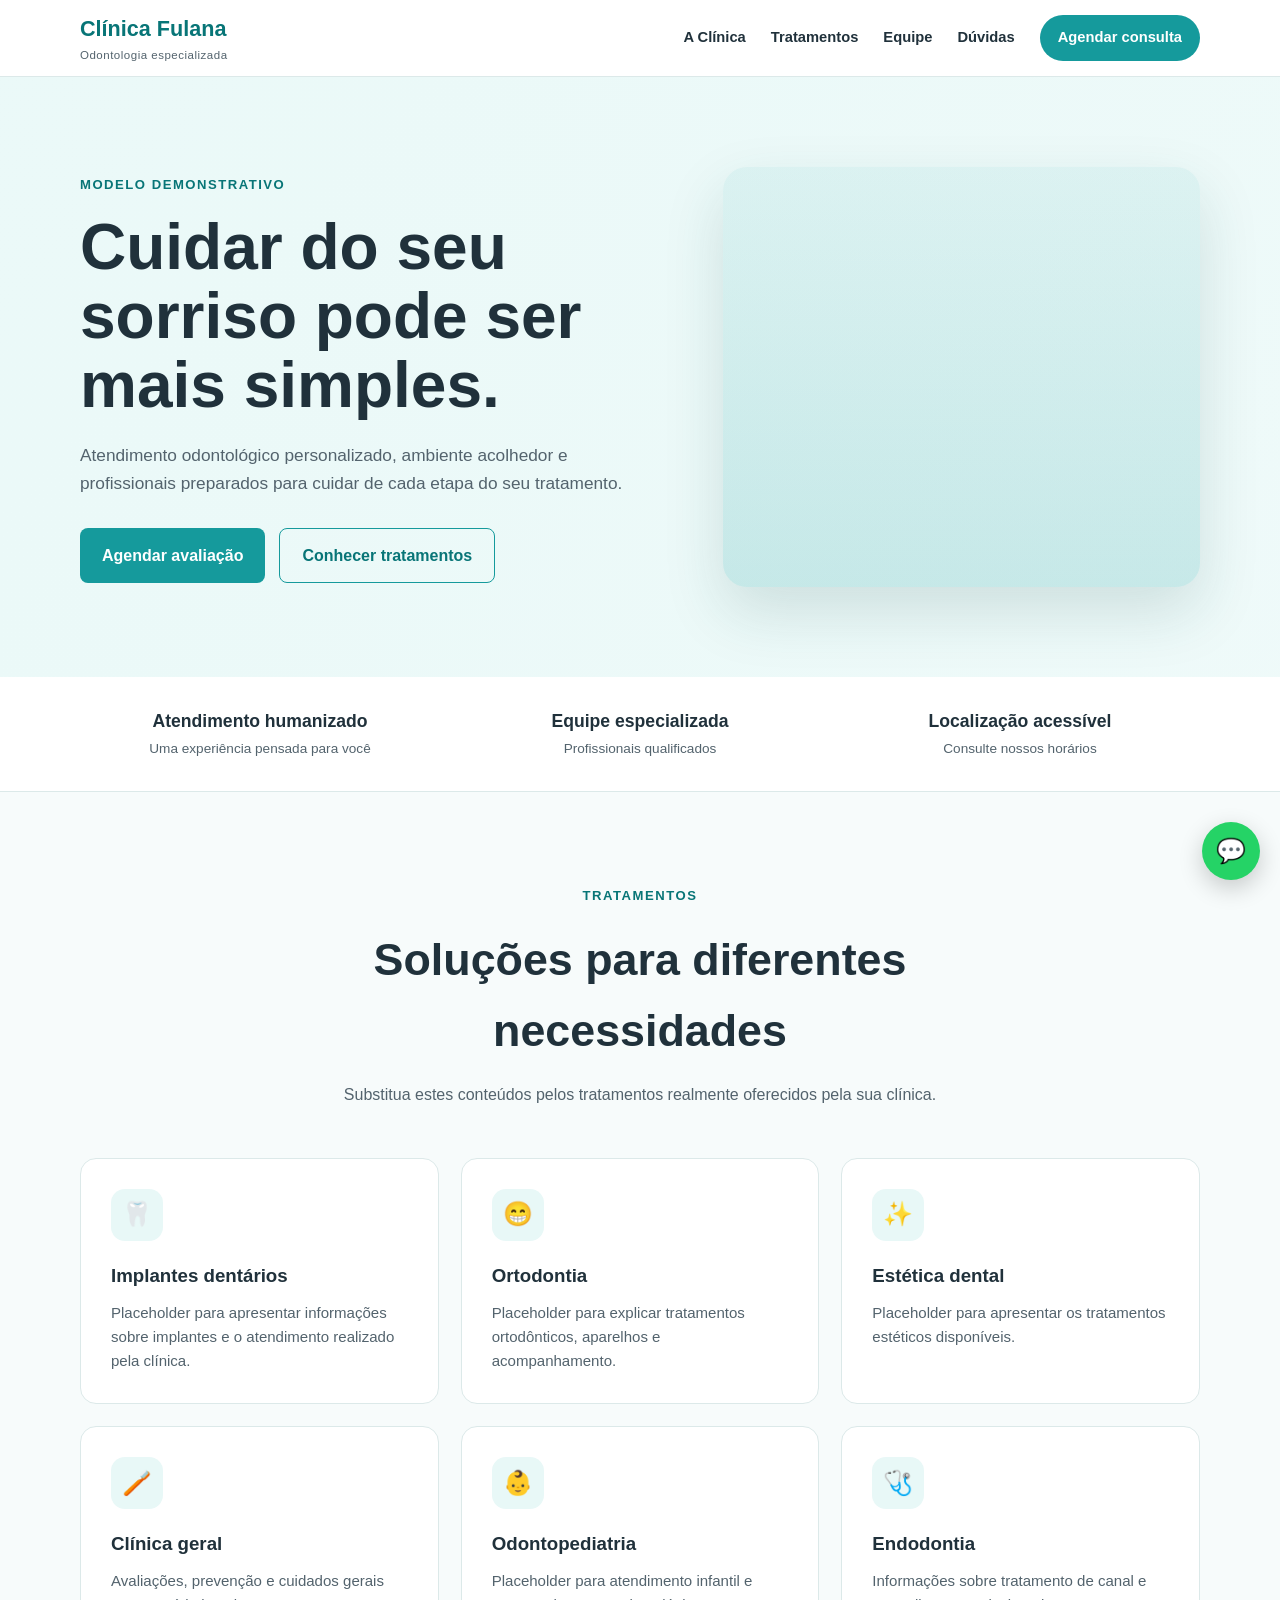
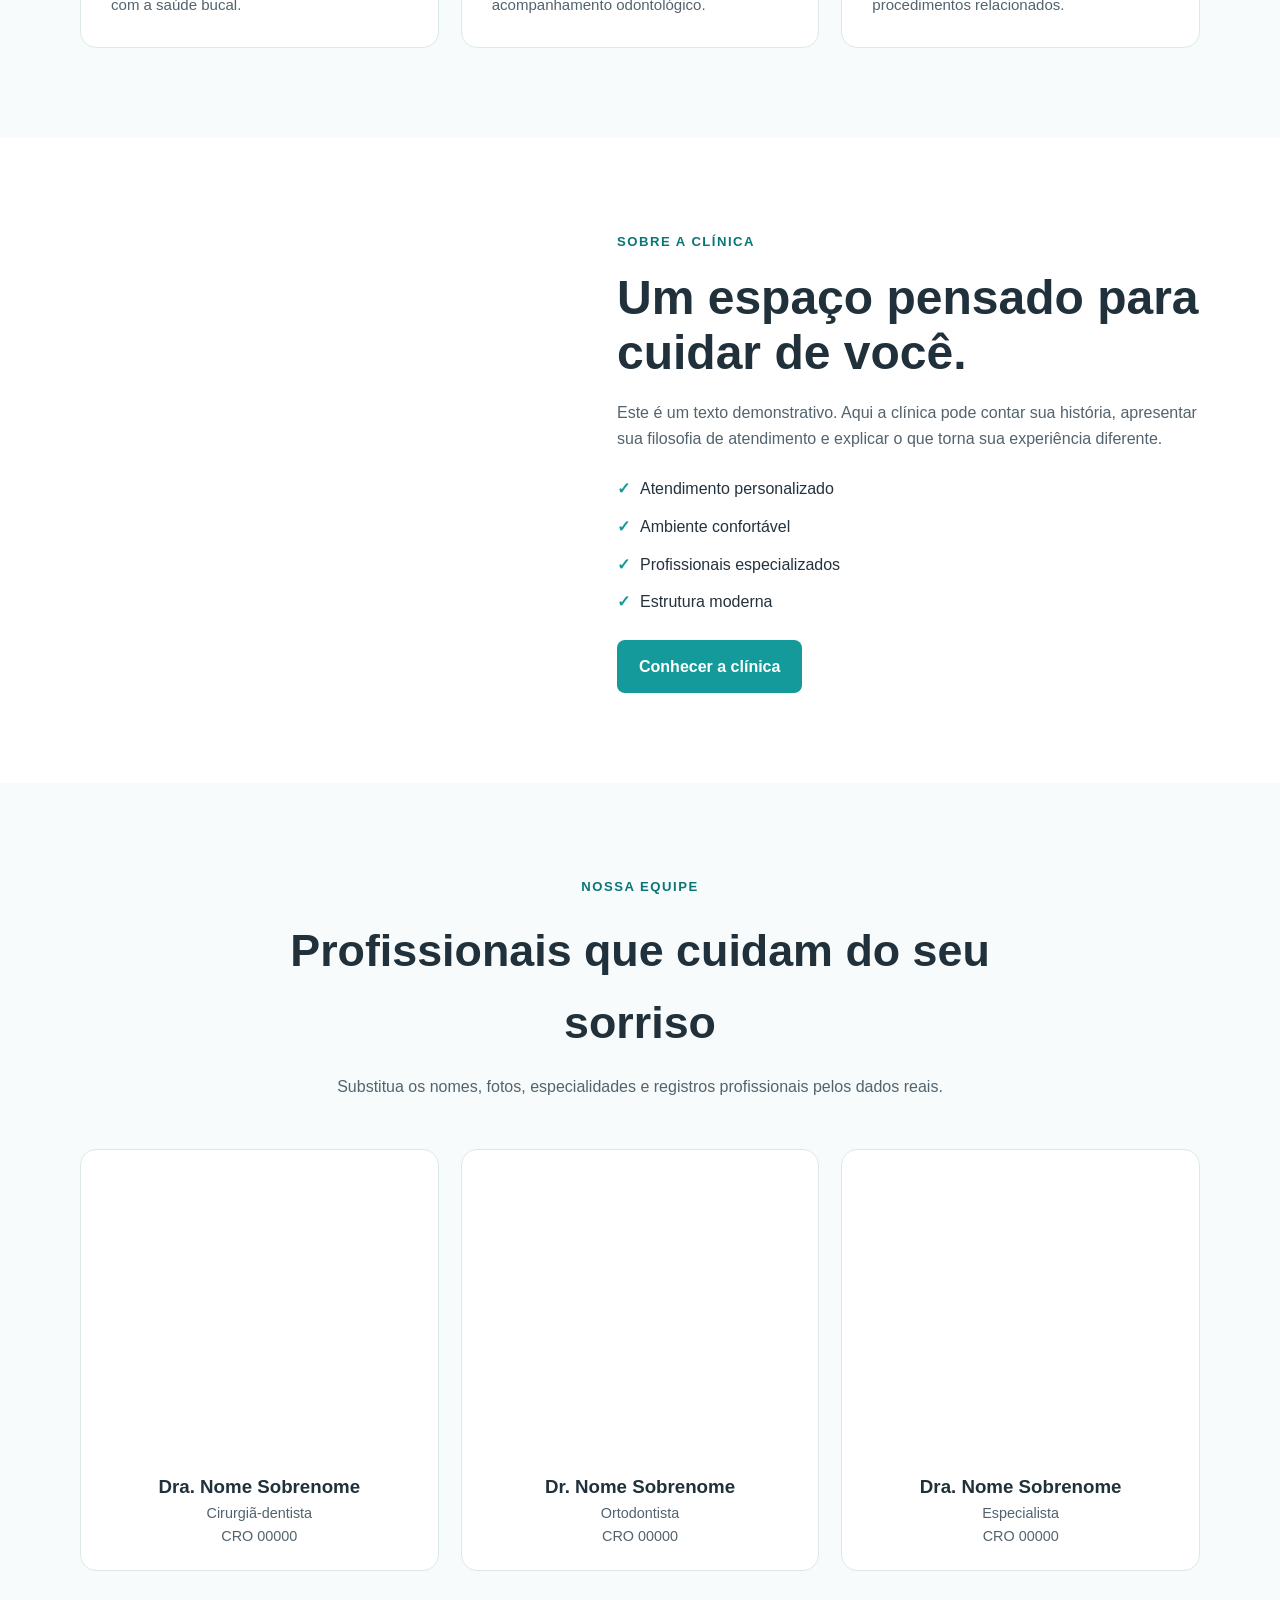
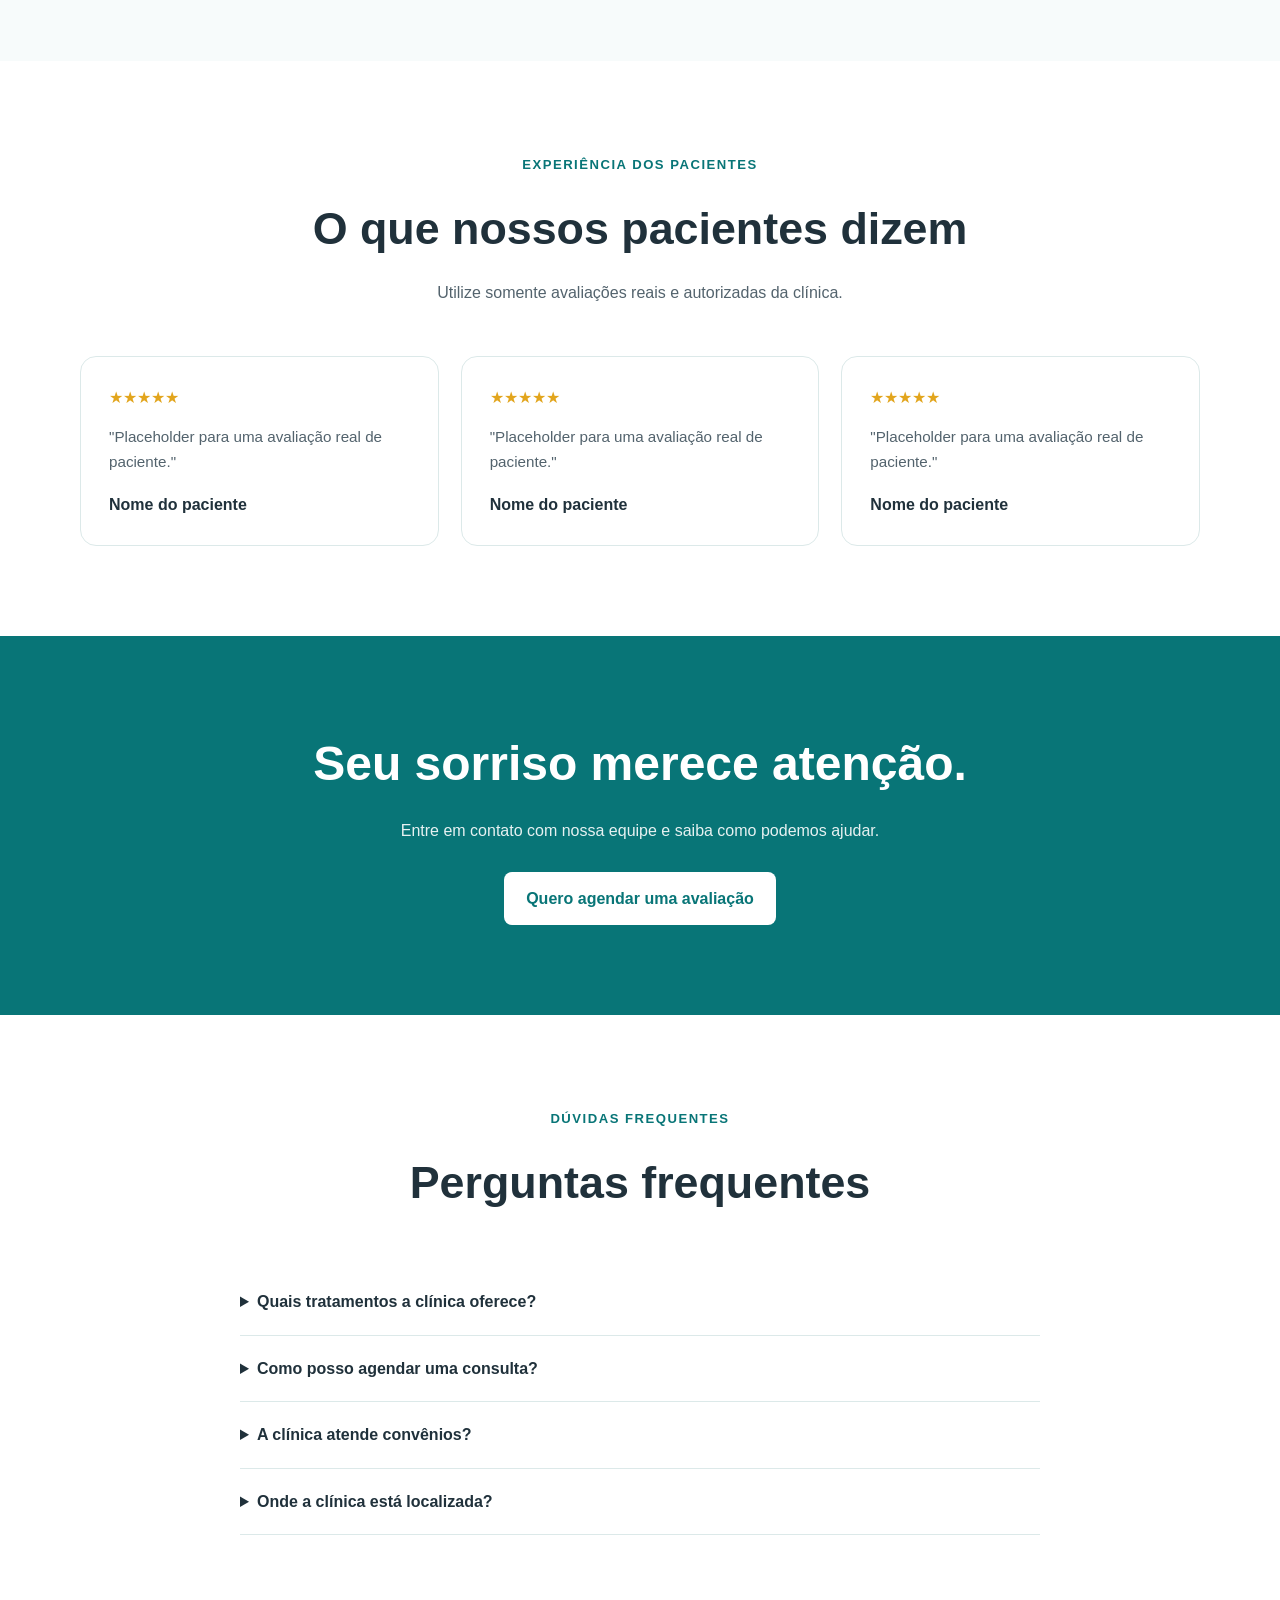
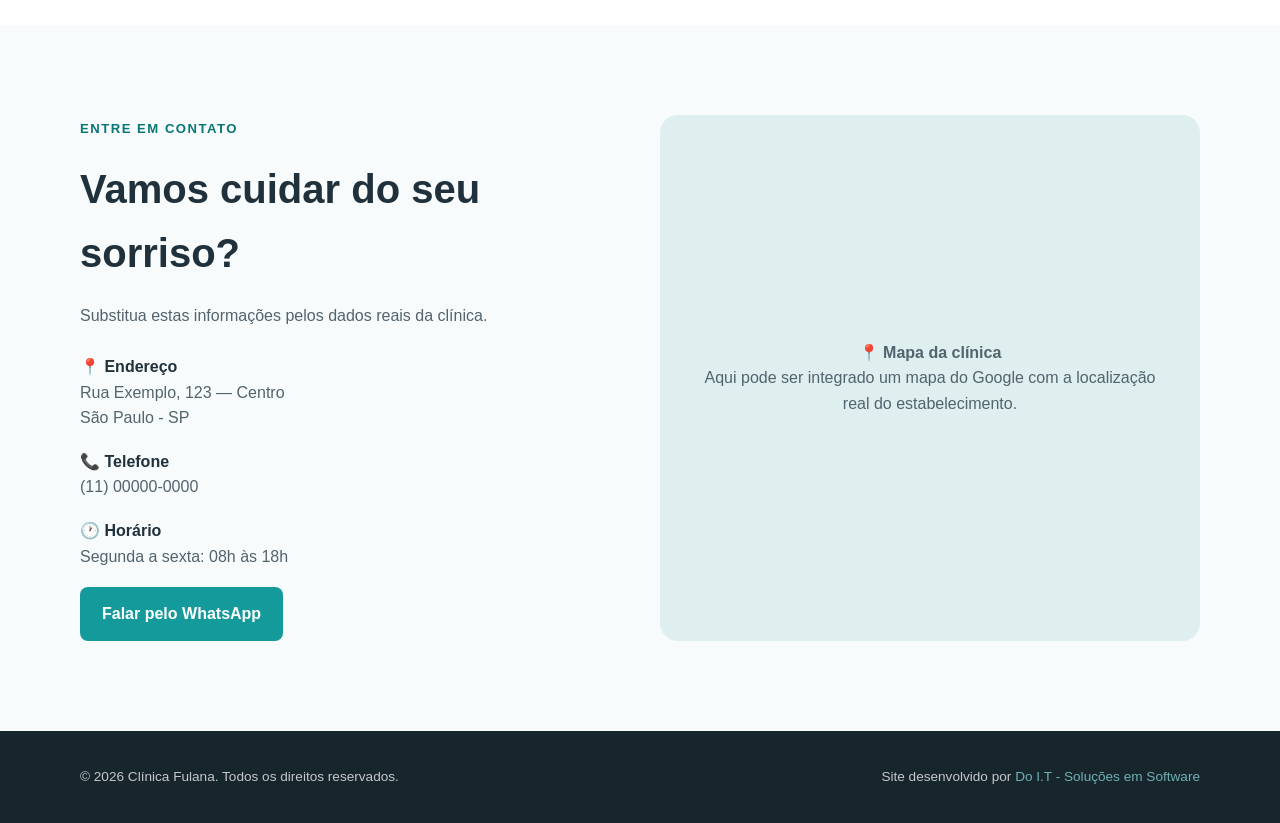
<file: modeloodonto/index.html>
<!DOCTYPE html>
<html lang="pt-BR">
<head>
    <meta charset="UTF-8">

    <meta name="viewport" content="width=device-width, initial-scale=1.0">

    <title>Clínica Fulana | Clínica Odontológica</title>

    <meta name="description"
        content="Modelo de site profissional para clínicas odontológicas. Apresente seus tratamentos, equipe, estrutura e facilite o contato com seus pacientes.">

    <meta name="keywords"
        content="clínica odontológica, dentista, dentista perto de mim, tratamento odontológico, implante dentário, ortodontia">

    <meta name="author" content="Do I.T - Soluções em Software">

    <meta name="robots" content="index, follow">

    <link rel="canonical" href="https://doitsolucoes.github.io/modelodonto/">

    <!-- Open Graph -->
    <meta property="og:type" content="website">
    <meta property="og:title" content="Clínica Fulana | Clínica Odontológica">
    <meta property="og:description"
        content="Modelo demonstrativo de site profissional para clínicas odontológicas.">
    <meta property="og:url" content="https://doitsolucoes.github.io/modelodonto/">

    <style>

        /* =========================
           RESET
        ========================= */

        * {
            margin: 0;
            padding: 0;
            box-sizing: border-box;
        }

        html {
            scroll-behavior: smooth;
        }

        body {
            font-family: Arial, Helvetica, sans-serif;
            color: #24323d;
            background: #ffffff;
            line-height: 1.6;
        }

        img {
            max-width: 100%;
            display: block;
        }

        a {
            text-decoration: none;
            color: inherit;
        }

        button {
            font: inherit;
        }

        .container {
            width: min(1120px, 92%);
            margin: auto;
        }

        /* =========================
           CORES
        ========================= */

        :root {
            --primary: #159a9c;
            --primary-dark: #087577;
            --secondary: #e8f8f7;
            --dark: #20313b;
            --text: #53636d;
            --white: #ffffff;
            --border: #dce9e9;
            --soft: #f7fbfb;
        }

        /* =========================
           HEADER
        ========================= */

        header {
            position: sticky;
            top: 0;
            z-index: 1000;
            background: rgba(255,255,255,.96);
            border-bottom: 1px solid var(--border);
            backdrop-filter: blur(10px);
        }

        .navbar {
            min-height: 76px;
            display: flex;
            align-items: center;
            justify-content: space-between;
            gap: 30px;
        }

        .logo {
            font-size: 1.35rem;
            font-weight: 800;
            color: var(--primary-dark);
        }

        .logo span {
            display: block;
            font-size: .72rem;
            font-weight: 500;
            color: var(--text);
            letter-spacing: .5px;
        }

        nav {
            display: flex;
            align-items: center;
            gap: 25px;
        }

        nav a {
            font-size: .92rem;
            font-weight: 600;
            color: var(--dark);
            transition: .2s;
        }

        nav a:hover {
            color: var(--primary);
        }

        .nav-button {
            padding: 11px 18px;
            background: var(--primary);
            color: white !important;
            border-radius: 30px;
        }

        .menu-toggle {
            display: none;
            border: 0;
            background: transparent;
            font-size: 1.8rem;
            cursor: pointer;
        }

        /* =========================
           HERO
        ========================= */

        .hero {
            background:
                linear-gradient(
                    90deg,
                    rgba(235,249,248,.97),
                    rgba(235,249,248,.82)
                ),
                linear-gradient(135deg, #e5f8f7, #ffffff);

            padding: 90px 0;
        }

        .hero-content {
            display: grid;
            grid-template-columns: 1.1fr .9fr;
            align-items: center;
            gap: 60px;
        }

        .eyebrow {
            display: inline-block;
            margin-bottom: 18px;
            color: var(--primary-dark);
            font-size: .82rem;
            font-weight: 800;
            text-transform: uppercase;
            letter-spacing: 1.5px;
        }

        h1 {
            font-size: clamp(2.4rem, 5vw, 4.2rem);
            line-height: 1.08;
            color: var(--dark);
            margin-bottom: 22px;
        }

        .hero p {
            max-width: 600px;
            color: var(--text);
            font-size: 1.08rem;
            margin-bottom: 30px;
        }

        .buttons {
            display: flex;
            flex-wrap: wrap;
            gap: 14px;
        }

        .btn {
            display: inline-flex;
            align-items: center;
            justify-content: center;
            padding: 14px 22px;
            border-radius: 8px;
            font-weight: 700;
            transition: .2s;
        }

        .btn-primary {
            background: var(--primary);
            color: white;
        }

        .btn-primary:hover {
            background: var(--primary-dark);
            transform: translateY(-2px);
        }

        .btn-outline {
            border: 1px solid var(--primary);
            color: var(--primary-dark);
        }

        .btn-outline:hover {
            background: var(--secondary);
        }

        .hero-image {
            min-height: 420px;
            border-radius: 24px;
            background:
                linear-gradient(
                    rgba(21,154,156,.08),
                    rgba(21,154,156,.18)
                ),
                url("https://images.unsplash.com/photo-1606811971618-4486d14f3f99?auto=format&fit=crop&w=1000&q=80")
                center/cover;
            box-shadow: 0 25px 60px rgba(25,80,80,.15);
        }

        /* =========================
           TRUST
        ========================= */

        .trust {
            padding: 30px 0;
            border-bottom: 1px solid var(--border);
        }

        .trust-grid {
            display: grid;
            grid-template-columns: repeat(3, 1fr);
            gap: 20px;
            text-align: center;
        }

        .trust strong {
            display: block;
            color: var(--dark);
            font-size: 1.1rem;
        }

        .trust span {
            font-size: .85rem;
            color: var(--text);
        }

        /* =========================
           SECTIONS
        ========================= */

        section {
            padding: 90px 0;
        }

        .section-header {
            max-width: 700px;
            margin: 0 auto 50px;
            text-align: center;
        }

        .section-header h2 {
            font-size: clamp(2rem, 4vw, 2.8rem);
            color: var(--dark);
            margin-bottom: 15px;
        }

        .section-header p {
            color: var(--text);
        }

        /* =========================
           SERVICES
        ========================= */

        .services {
            background: var(--soft);
        }

        .services-grid {
            display: grid;
            grid-template-columns: repeat(3, 1fr);
            gap: 22px;
        }

        .card {
            background: white;
            padding: 30px;
            border: 1px solid var(--border);
            border-radius: 16px;
            transition: .25s;
        }

        .card:hover {
            transform: translateY(-5px);
            box-shadow: 0 15px 35px rgba(0,0,0,.07);
        }

        .icon {
            width: 52px;
            height: 52px;
            display: grid;
            place-items: center;
            border-radius: 14px;
            background: var(--secondary);
            font-size: 1.5rem;
            margin-bottom: 20px;
        }

        .card h3 {
            margin-bottom: 10px;
            color: var(--dark);
        }

        .card p {
            color: var(--text);
            font-size: .94rem;
        }

        /* =========================
           ABOUT
        ========================= */

        .about-grid {
            display: grid;
            grid-template-columns: .9fr 1.1fr;
            gap: 60px;
            align-items: center;
        }

        .about-image {
            min-height: 430px;
            border-radius: 20px;
            background:
                url("https://images.unsplash.com/photo-1629909613654-28e377c37b09?auto=format&fit=crop&w=900&q=80")
                center/cover;
        }

        .about h2 {
            font-size: clamp(2rem, 4vw, 3rem);
            line-height: 1.15;
            margin-bottom: 20px;
            color: var(--dark);
        }

        .about p {
            color: var(--text);
            margin-bottom: 20px;
        }

        .check-list {
            list-style: none;
            display: grid;
            gap: 12px;
            margin: 25px 0;
        }

        .check-list li::before {
            content: "✓";
            color: var(--primary);
            font-weight: 900;
            margin-right: 10px;
        }

        /* =========================
           TEAM
        ========================= */

        .team {
            background: var(--soft);
        }

        .team-grid {
            display: grid;
            grid-template-columns: repeat(3, 1fr);
            gap: 22px;
        }

        .doctor {
            text-align: center;
            background: white;
            border-radius: 16px;
            overflow: hidden;
            border: 1px solid var(--border);
        }

        .doctor-photo {
            height: 300px;
            background-position: center;
            background-size: cover;
        }

        .doctor-info {
            padding: 22px;
        }

        .doctor-info h3 {
            color: var(--dark);
        }

        .doctor-info p {
            color: var(--text);
            font-size: .9rem;
        }

        /* =========================
           TESTIMONIALS
        ========================= */

        .testimonials-grid {
            display: grid;
            grid-template-columns: repeat(3, 1fr);
            gap: 22px;
        }

        .testimonial {
            padding: 28px;
            border: 1px solid var(--border);
            border-radius: 16px;
            background: white;
        }

        .stars {
            color: #e2a51d;
            margin-bottom: 15px;
        }

        .testimonial p {
            color: var(--text);
            font-size: .95rem;
            margin-bottom: 18px;
        }

        .testimonial strong {
            color: var(--dark);
        }

        /* =========================
           CTA
        ========================= */

        .cta {
            background: var(--primary-dark);
            color: white;
        }

        .cta-content {
            text-align: center;
            max-width: 750px;
            margin: auto;
        }

        .cta h2 {
            font-size: clamp(2rem, 4vw, 3rem);
            margin-bottom: 15px;
        }

        .cta p {
            opacity: .9;
            margin-bottom: 28px;
        }

        .cta .btn {
            background: white;
            color: var(--primary-dark);
        }

        /* =========================
           FAQ
        ========================= */

        .faq {
            max-width: 800px;
            margin: auto;
        }

        details {
            border-bottom: 1px solid var(--border);
            padding: 20px 0;
        }

        summary {
            cursor: pointer;
            font-weight: 700;
            color: var(--dark);
        }

        details p {
            color: var(--text);
            padding-top: 12px;
        }

        /* =========================
           CONTACT
        ========================= */

        .contact {
            background: var(--soft);
        }

        .contact-grid {
            display: grid;
            grid-template-columns: 1fr 1fr;
            gap: 40px;
        }

        .contact-info h2 {
            font-size: 2.5rem;
            color: var(--dark);
            margin-bottom: 18px;
        }

        .contact-info p {
            color: var(--text);
            margin-bottom: 25px;
        }

        .contact-item {
            margin-bottom: 18px;
        }

        .contact-item strong {
            display: block;
            color: var(--dark);
        }

        .contact-item span {
            color: var(--text);
        }

        .map-placeholder {
            min-height: 360px;
            border-radius: 18px;
            background: #dfeeee;
            display: grid;
            place-items: center;
            text-align: center;
            padding: 30px;
            color: var(--text);
        }

        /* =========================
           FOOTER
        ========================= */

        footer {
            padding: 35px 0;
            background: #17252d;
            color: white;
        }

        .footer-content {
            display: flex;
            justify-content: space-between;
            align-items: center;
            gap: 20px;
        }

        footer p {
            font-size: .85rem;
            opacity: .75;
        }

        footer a {
            color: #8ce0df;
        }

        /* =========================
           WHATSAPP
        ========================= */

        .whatsapp {
            position: fixed;
            right: 20px;
            bottom: 20px;
            z-index: 999;
            width: 58px;
            height: 58px;
            border-radius: 50%;
            display: grid;
            place-items: center;
            background: #25d366;
            color: white;
            font-size: 1.5rem;
            box-shadow: 0 8px 25px rgba(0,0,0,.2);
        }

        /* =========================
           RESPONSIVO
        ========================= */

        @media (max-width: 850px) {

            .menu-toggle {
                display: block;
            }

            nav {
                display: none;
                position: absolute;
                top: 76px;
                left: 0;
                right: 0;
                background: white;
                padding: 25px;
                flex-direction: column;
                border-bottom: 1px solid var(--border);
            }

            nav.active {
                display: flex;
            }

            .hero-content,
            .about-grid,
            .contact-grid {
                grid-template-columns: 1fr;
            }

            .hero {
                padding: 65px 0;
            }

            .hero-image {
                min-height: 330px;
            }

            .services-grid,
            .team-grid,
            .testimonials-grid {
                grid-template-columns: 1fr 1fr;
            }

            .about-image {
                min-height: 330px;
            }

            .footer-content {
                flex-direction: column;
                text-align: center;
            }
        }

        @media (max-width: 600px) {

            section {
                padding: 65px 0;
            }

            .trust-grid {
                grid-template-columns: 1fr;
                gap: 15px;
            }

            .services-grid,
            .team-grid,
            .testimonials-grid {
                grid-template-columns: 1fr;
            }

            .hero-image {
                min-height: 280px;
            }

            h1 {
                font-size: 2.45rem;
            }

            .buttons {
                flex-direction: column;
            }

            .btn {
                width: 100%;
            }
        }

    </style>
</head>

<body>

<header>

    <div class="container navbar">

        <a href="#" class="logo">
            Clínica Fulana
            <span>Odontologia especializada</span>
        </a>

        <button class="menu-toggle" aria-label="Abrir menu">
            ☰
        </button>

        <nav id="menu">

            <a href="#sobre">A Clínica</a>
            <a href="#tratamentos">Tratamentos</a>
            <a href="#equipe">Equipe</a>
            <a href="#faq">Dúvidas</a>
            <a href="#contato" class="nav-button">
                Agendar consulta
            </a>

        </nav>

    </div>

</header>


<main>

    <!-- HERO -->

    <section class="hero">

        <div class="container hero-content">

            <div>

                <span class="eyebrow">
                    Modelo demonstrativo
                </span>

                <h1>
                    Cuidar do seu sorriso pode ser mais simples.
                </h1>

                <p>
                    Atendimento odontológico personalizado,
                    ambiente acolhedor e profissionais preparados
                    para cuidar de cada etapa do seu tratamento.
                </p>

                <div class="buttons">

                    <a href="#contato" class="btn btn-primary">
                        Agendar avaliação
                    </a>

                    <a href="#tratamentos" class="btn btn-outline">
                        Conhecer tratamentos
                    </a>

                </div>

            </div>

            <div class="hero-image"
                 role="img"
                 aria-label="Imagem ilustrativa de clínica odontológica">
            </div>

        </div>

    </section>


    <!-- TRUST -->

    <section class="trust">

        <div class="container trust-grid">

            <div>
                <strong>Atendimento humanizado</strong>
                <span>Uma experiência pensada para você</span>
            </div>

            <div>
                <strong>Equipe especializada</strong>
                <span>Profissionais qualificados</span>
            </div>

            <div>
                <strong>Localização acessível</strong>
                <span>Consulte nossos horários</span>
            </div>

        </div>

    </section>


    <!-- TRATAMENTOS -->

    <section class="services" id="tratamentos">

        <div class="container">

            <div class="section-header">

                <span class="eyebrow">
                    Tratamentos
                </span>

                <h2>
                    Soluções para diferentes necessidades
                </h2>

                <p>
                    Substitua estes conteúdos pelos tratamentos
                    realmente oferecidos pela sua clínica.
                </p>

            </div>

            <div class="services-grid">

                <article class="card">

                    <div class="icon">🦷</div>

                    <h3>Implantes dentários</h3>

                    <p>
                        Placeholder para apresentar informações
                        sobre implantes e o atendimento realizado
                        pela clínica.
                    </p>

                </article>


                <article class="card">

                    <div class="icon">😁</div>

                    <h3>Ortodontia</h3>

                    <p>
                        Placeholder para explicar tratamentos
                        ortodônticos, aparelhos e acompanhamento.
                    </p>

                </article>


                <article class="card">

                    <div class="icon">✨</div>

                    <h3>Estética dental</h3>

                    <p>
                        Placeholder para apresentar os tratamentos
                        estéticos disponíveis.
                    </p>

                </article>


                <article class="card">

                    <div class="icon">🪥</div>

                    <h3>Clínica geral</h3>

                    <p>
                        Avaliações, prevenção e cuidados gerais
                        com a saúde bucal.
                    </p>

                </article>


                <article class="card">

                    <div class="icon">👶</div>

                    <h3>Odontopediatria</h3>

                    <p>
                        Placeholder para atendimento infantil
                        e acompanhamento odontológico.
                    </p>

                </article>


                <article class="card">

                    <div class="icon">🩺</div>

                    <h3>Endodontia</h3>

                    <p>
                        Informações sobre tratamento de canal
                        e procedimentos relacionados.
                    </p>

                </article>

            </div>

        </div>

    </section>


    <!-- SOBRE -->

    <section class="about" id="sobre">

        <div class="container about-grid">

            <div class="about-image"
                 role="img"
                 aria-label="Imagem ilustrativa de consultório odontológico">
            </div>

            <div>

                <span class="eyebrow">
                    Sobre a clínica
                </span>

                <h2>
                    Um espaço pensado para cuidar de você.
                </h2>

                <p>
                    Este é um texto demonstrativo. Aqui a clínica
                    pode contar sua história, apresentar sua filosofia
                    de atendimento e explicar o que torna sua experiência
                    diferente.
                </p>

                <ul class="check-list">

                    <li>Atendimento personalizado</li>
                    <li>Ambiente confortável</li>
                    <li>Profissionais especializados</li>
                    <li>Estrutura moderna</li>

                </ul>

                <a href="#contato" class="btn btn-primary">
                    Conhecer a clínica
                </a>

            </div>

        </div>

    </section>


    <!-- EQUIPE -->

    <section class="team" id="equipe">

        <div class="container">

            <div class="section-header">

                <span class="eyebrow">
                    Nossa equipe
                </span>

                <h2>
                    Profissionais que cuidam do seu sorriso
                </h2>

                <p>
                    Substitua os nomes, fotos, especialidades e
                    registros profissionais pelos dados reais.
                </p>

            </div>


            <div class="team-grid">

                <article class="doctor">

                    <div class="doctor-photo"
                         style="background-image:url('https://images.unsplash.com/photo-1550831107-1553da8c8464?auto=format&fit=crop&w=700&q=80');">
                    </div>

                    <div class="doctor-info">

                        <h3>Dra. Nome Sobrenome</h3>

                        <p>
                            Cirurgiã-dentista<br>
                            CRO 00000
                        </p>

                    </div>

                </article>


                <article class="doctor">

                    <div class="doctor-photo"
                         style="background-image:url('https://images.unsplash.com/photo-1612349317150-e413f6a5b16d?auto=format&fit=crop&w=700&q=80');">
                    </div>

                    <div class="doctor-info">

                        <h3>Dr. Nome Sobrenome</h3>

                        <p>
                            Ortodontista<br>
                            CRO 00000
                        </p>

                    </div>

                </article>


                <article class="doctor">

                    <div class="doctor-photo"
                         style="background-image:url('https://images.unsplash.com/photo-1594824476967-48c8b964273f?auto=format&fit=crop&w=700&q=80');">
                    </div>

                    <div class="doctor-info">

                        <h3>Dra. Nome Sobrenome</h3>

                        <p>
                            Especialista<br>
                            CRO 00000
                        </p>

                    </div>

                </article>

            </div>

        </div>

    </section>


    <!-- DEPOIMENTOS -->

    <section>

        <div class="container">

            <div class="section-header">

                <span class="eyebrow">
                    Experiência dos pacientes
                </span>

                <h2>
                    O que nossos pacientes dizem
                </h2>

                <p>
                    Utilize somente avaliações reais e autorizadas
                    da clínica.
                </p>

            </div>


            <div class="testimonials-grid">

                <article class="testimonial">

                    <div class="stars">★★★★★</div>

                    <p>
                        "Placeholder para uma avaliação real
                        de paciente."
                    </p>

                    <strong>
                        Nome do paciente
                    </strong>

                </article>


                <article class="testimonial">

                    <div class="stars">★★★★★</div>

                    <p>
                        "Placeholder para uma avaliação real
                        de paciente."
                    </p>

                    <strong>
                        Nome do paciente
                    </strong>

                </article>


                <article class="testimonial">

                    <div class="stars">★★★★★</div>

                    <p>
                        "Placeholder para uma avaliação real
                        de paciente."
                    </p>

                    <strong>
                        Nome do paciente
                    </strong>

                </article>

            </div>

        </div>

    </section>


    <!-- CTA -->

    <section class="cta">

        <div class="container cta-content">

            <h2>
                Seu sorriso merece atenção.
            </h2>

            <p>
                Entre em contato com nossa equipe e saiba
                como podemos ajudar.
            </p>

            <a href="#contato" class="btn">
                Quero agendar uma avaliação
            </a>

        </div>

    </section>


    <!-- FAQ -->

    <section id="faq">

        <div class="container">

            <div class="section-header">

                <span class="eyebrow">
                    Dúvidas frequentes
                </span>

                <h2>
                    Perguntas frequentes
                </h2>

            </div>


            <div class="faq">

                <details>

                    <summary>
                        Quais tratamentos a clínica oferece?
                    </summary>

                    <p>
                        Placeholder para listar os principais
                        tratamentos oferecidos pela clínica.
                    </p>

                </details>


                <details>

                    <summary>
                        Como posso agendar uma consulta?
                    </summary>

                    <p>
                        Placeholder para explicar o processo
                        de agendamento.
                    </p>

                </details>


                <details>

                    <summary>
                        A clínica atende convênios?
                    </summary>

                    <p>
                        Placeholder para informar os convênios
                        realmente aceitos pela clínica.
                    </p>

                </details>


                <details>

                    <summary>
                        Onde a clínica está localizada?
                    </summary>

                    <p>
                        Placeholder para endereço, bairro,
                        cidade e informações de acesso.
                    </p>

                </details>

            </div>

        </div>

    </section>


    <!-- CONTATO -->

    <section class="contact" id="contato">

        <div class="container contact-grid">

            <div class="contact-info">

                <span class="eyebrow">
                    Entre em contato
                </span>

                <h2>
                    Vamos cuidar do seu sorriso?
                </h2>

                <p>
                    Substitua estas informações pelos dados
                    reais da clínica.
                </p>


                <div class="contact-item">

                    <strong>📍 Endereço</strong>

                    <span>
                        Rua Exemplo, 123 — Centro
                        <br>
                        São Paulo - SP
                    </span>

                </div>


                <div class="contact-item">

                    <strong>📞 Telefone</strong>

                    <span>
                        (11) 00000-0000
                    </span>

                </div>


                <div class="contact-item">

                    <strong>🕐 Horário</strong>

                    <span>
                        Segunda a sexta: 08h às 18h
                    </span>

                </div>


                <a href="#"
                   class="btn btn-primary"
                   onclick="return whatsappDemo()">

                    Falar pelo WhatsApp

                </a>

            </div>


            <div class="map-placeholder">

                <div>

                    <strong>
                        📍 Mapa da clínica
                    </strong>

                    <p>
                        Aqui pode ser integrado um mapa do Google
                        com a localização real do estabelecimento.
                    </p>

                </div>

            </div>

        </div>

    </section>

</main>


<footer>

    <div class="container footer-content">

        <p>
            © <span id="year"></span> Clínica Fulana.
            Todos os direitos reservados.
        </p>

        <p>
            Site desenvolvido por
            <a href="https://doitsolucoes.github.io/"
               target="_blank"
               rel="noopener">
                Do I.T - Soluções em Software
            </a>
        </p>

    </div>

</footer>


<!-- WHATSAPP -->

<a href="#"
   class="whatsapp"
   aria-label="Falar pelo WhatsApp"
   onclick="return whatsappDemo()">
    💬
</a>


<script>

    // Ano automático

    document.getElementById("year").textContent =
        new Date().getFullYear();


    // Menu mobile

    const menuToggle =
        document.querySelector(".menu-toggle");

    const menu =
        document.querySelector("#menu");

    menuToggle.addEventListener("click", () => {

        menu.classList.toggle("active");

    });


    // Fecha menu ao clicar em um link

    document.querySelectorAll("#menu a").forEach(link => {

        link.addEventListener("click", () => {

            menu.classList.remove("active");

        });

    });


    // WhatsApp demonstrativo

    function whatsappDemo() {

        alert(
            "DEMO: aqui será inserido o WhatsApp real da clínica."
        );

        return false;

    }

</script>

</body>
</html>
</file>
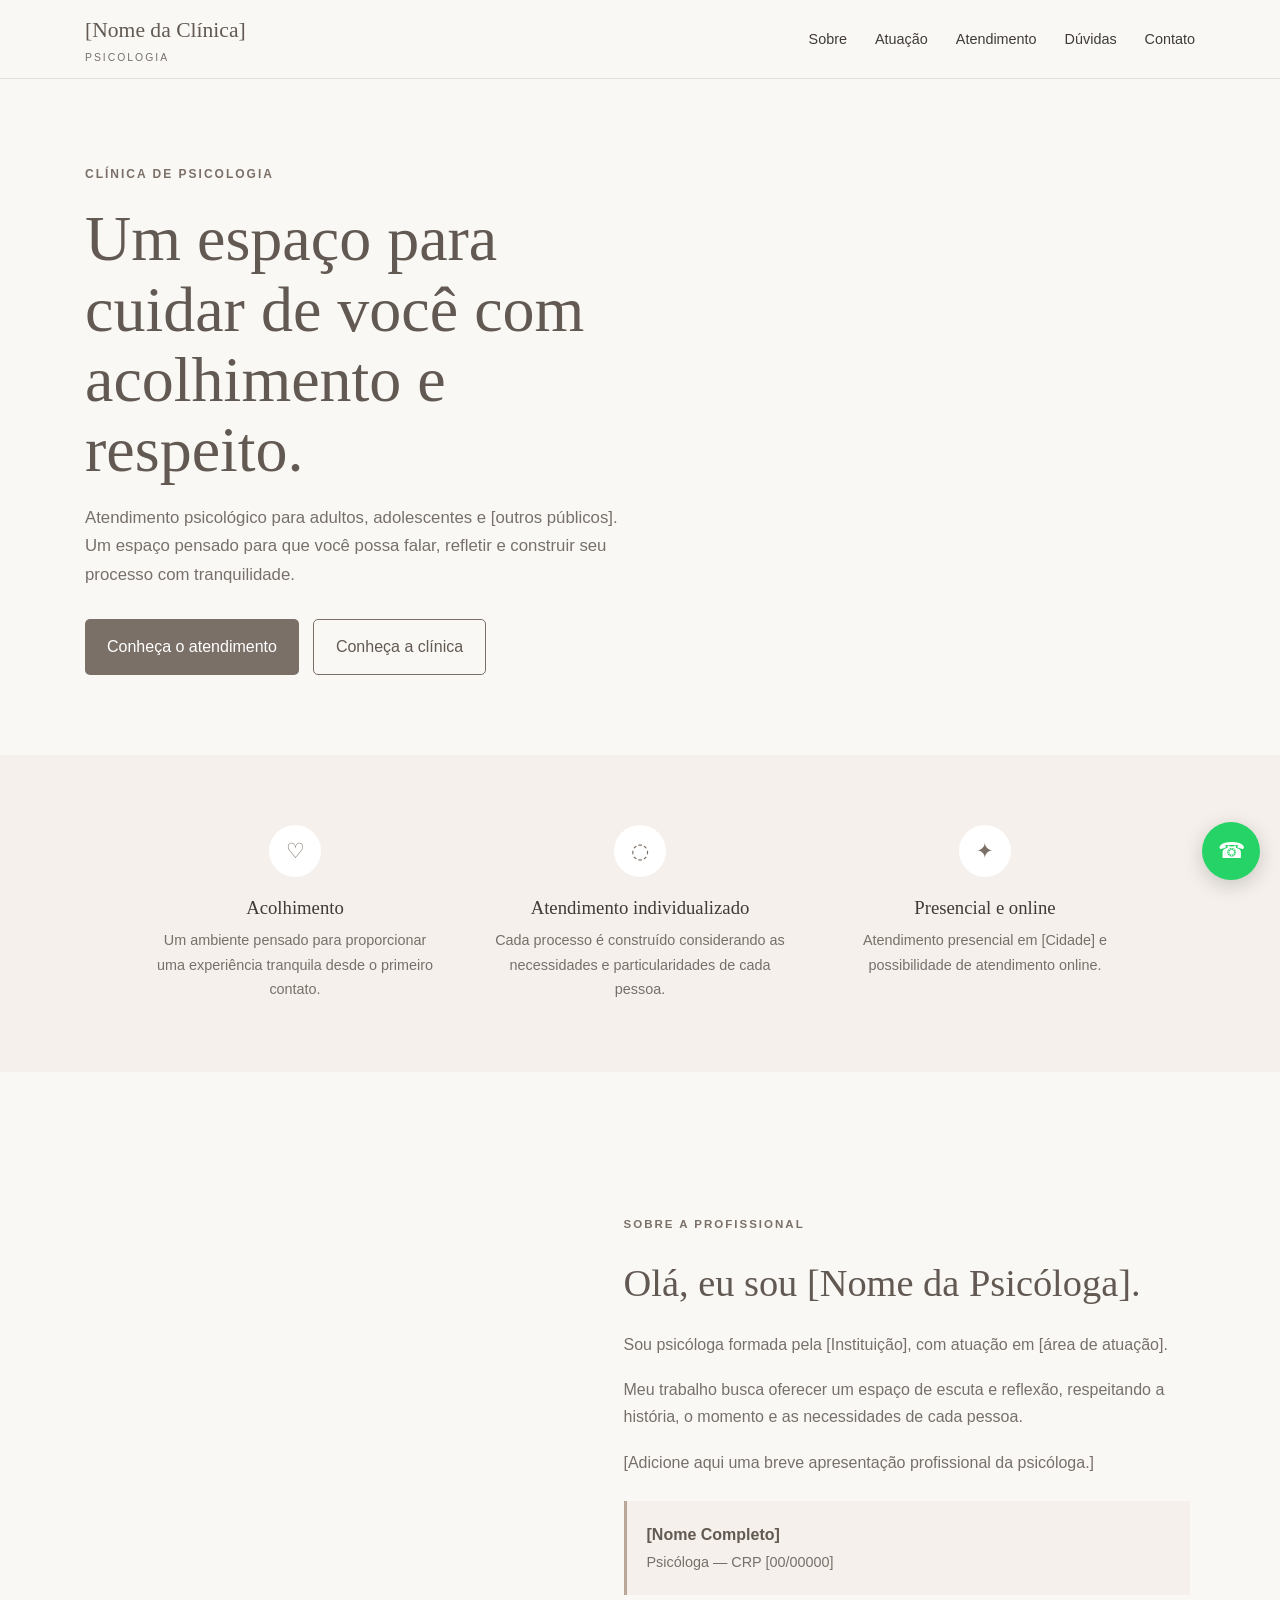
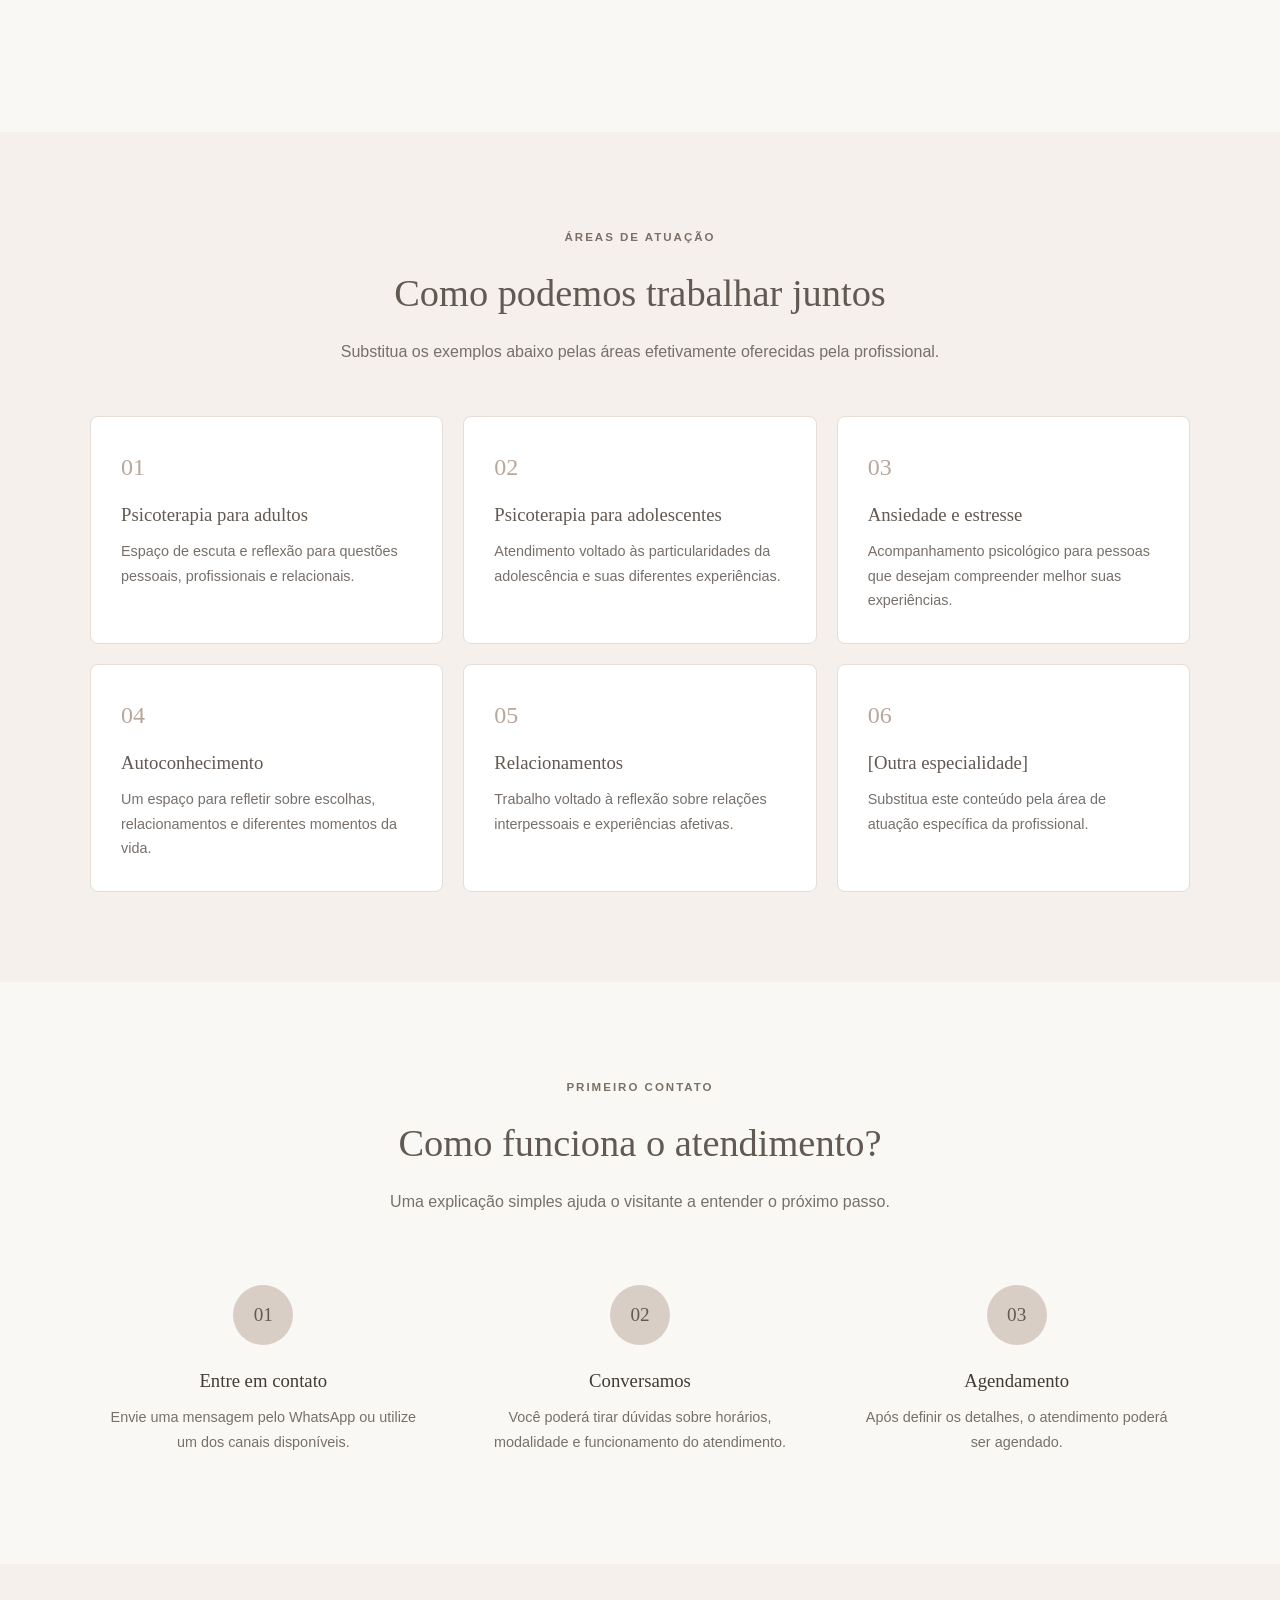
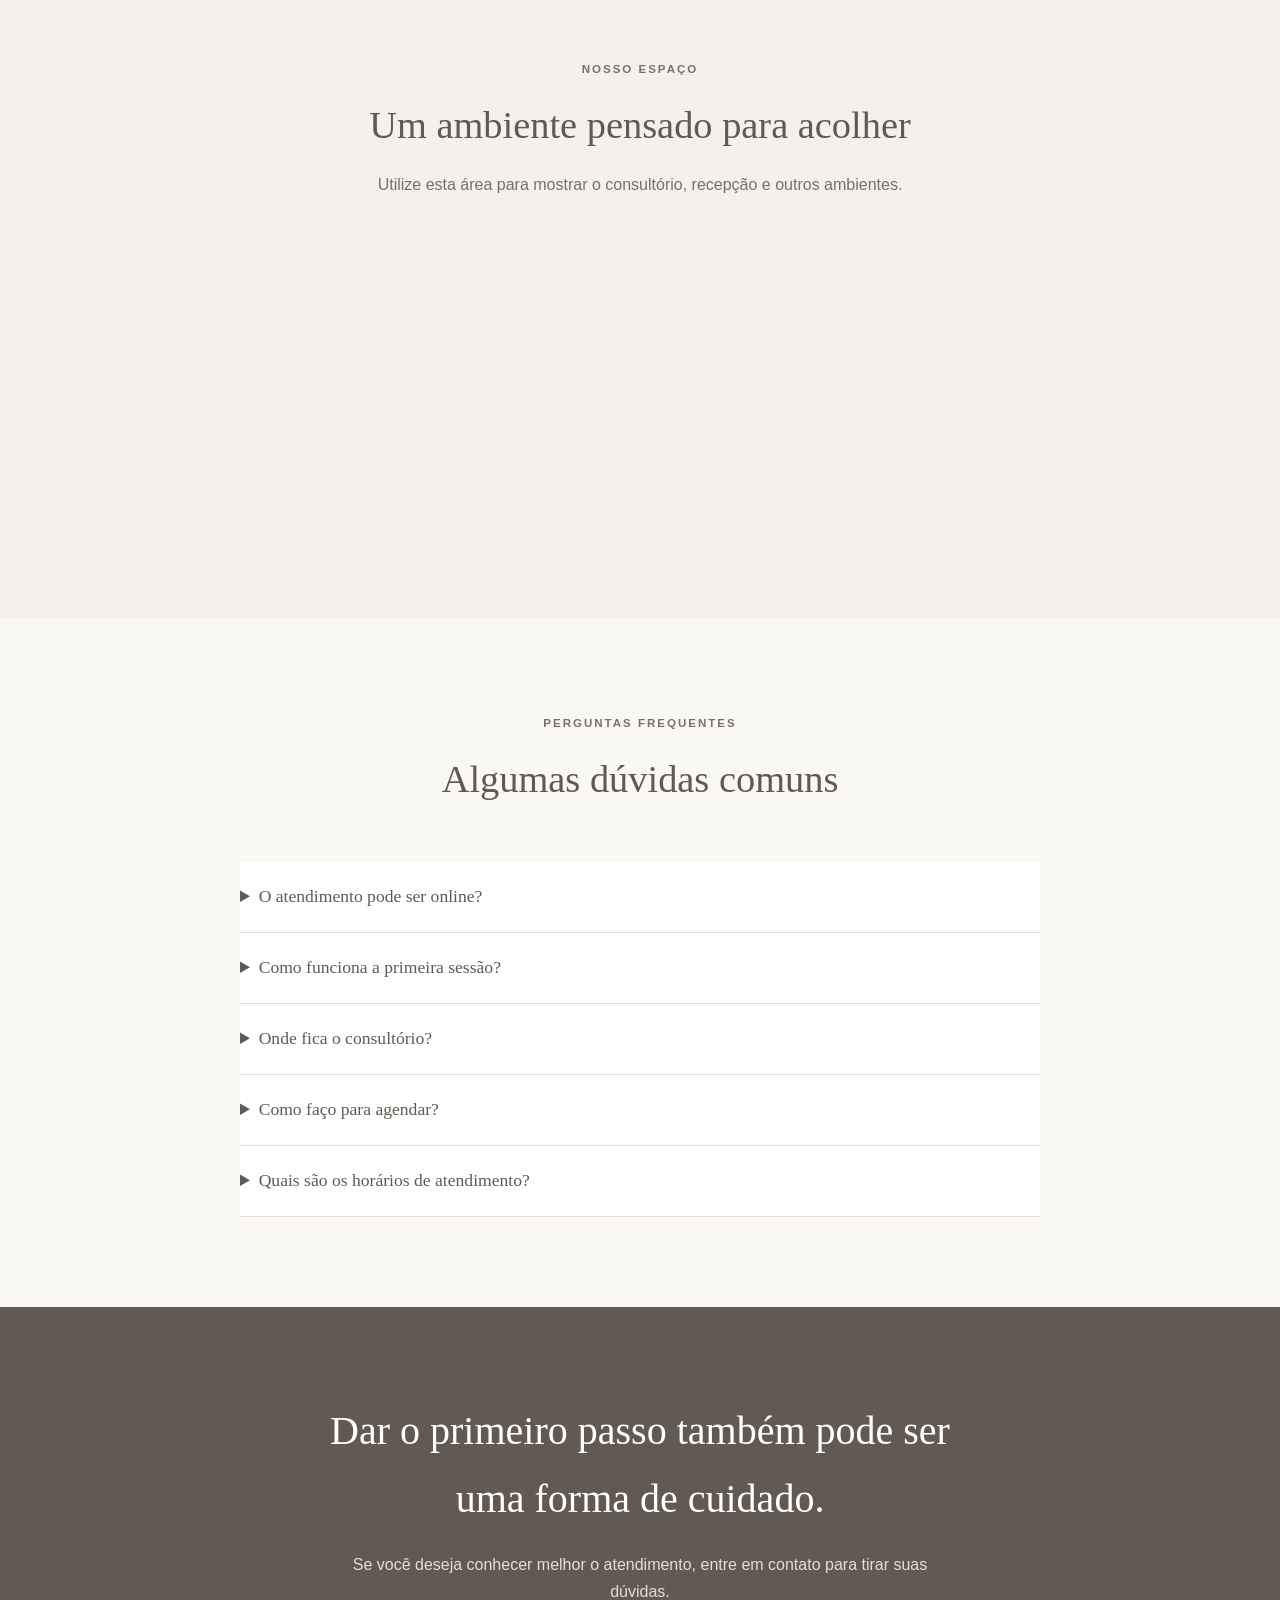
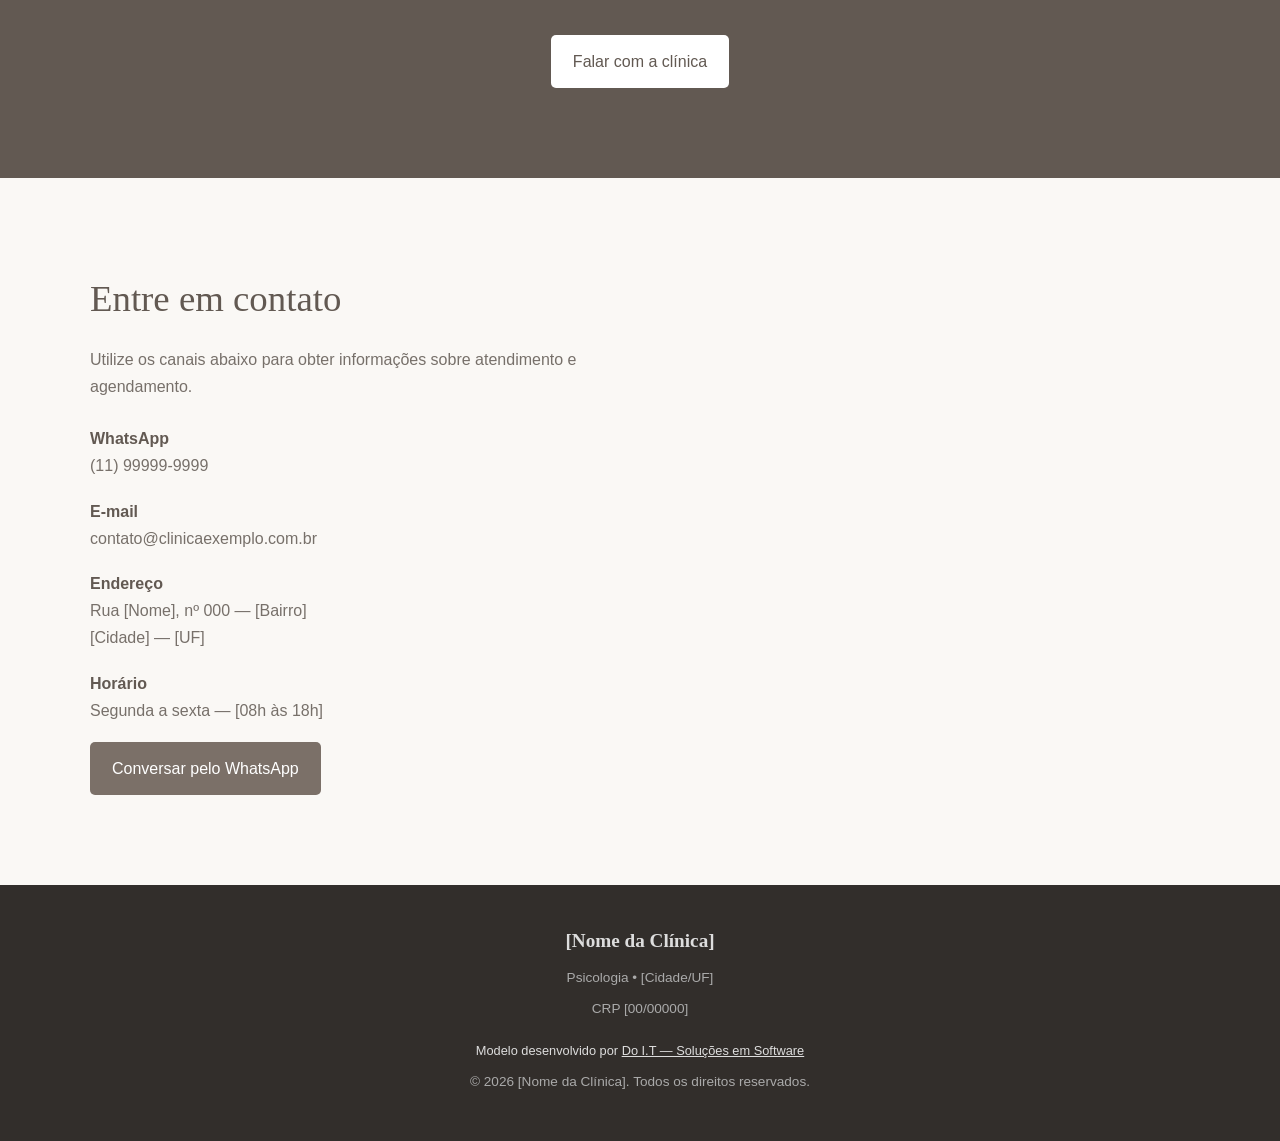
<file: modelopsicologia/index.html>
<!DOCTYPE html>
<html lang="pt-BR">
<head>
    <meta charset="UTF-8">

    <meta name="viewport"
          content="width=device-width, initial-scale=1.0">

    <title>[Nome da Clínica] | Clínica de Psicologia em [Cidade]</title>

    <meta name="description"
          content="Clínica de Psicologia [Nome]. Atendimento psicológico presencial e online em [Cidade]. Conheça nossa equipe, áreas de atuação e formas de atendimento.">

    <meta name="keywords"
          content="psicologia, psicólogo, clínica de psicologia, terapia, psicoterapia, psicólogo em [cidade], atendimento psicológico">

    <meta name="author"
          content="[Nome da Clínica]">

    <meta name="robots"
          content="index, follow">

    <link rel="canonical"
          href="https://doitsolucoes.github.io/modelopsicologia/">

    <!-- Open Graph -->
    <meta property="og:title"
          content="[Nome da Clínica] | Clínica de Psicologia">

    <meta property="og:description"
          content="Atendimento psicológico presencial e online em [Cidade].">

    <meta property="og:type"
          content="website">

    <meta property="og:url"
          content="https://doitsolucoes.github.io/modelopsicologia/">

    <meta property="og:image"
          content="https://placehold.co/1200x630/e9e2dc/5f554d?text=Imagem+da+Clínica">

    <meta name="theme-color"
          content="#7b7068">

    <style>

        /* =========================
           RESET
        ========================= */

        * {
            margin: 0;
            padding: 0;
            box-sizing: border-box;
        }

        html {
            scroll-behavior: smooth;
        }

        body {
            font-family: Arial, Helvetica, sans-serif;
            background: #faf8f5;
            color: #403b37;
            line-height: 1.7;
        }

        img {
            max-width: 100%;
            display: block;
        }

        a {
            color: inherit;
            text-decoration: none;
        }

        button {
            font: inherit;
        }


        /* =========================
           VARIABLES
        ========================= */

        :root {
            --primary: #7b7068;
            --primary-dark: #625952;
            --secondary: #d9cec5;
            --light: #f5f0eb;
            --cream: #faf8f5;
            --white: #ffffff;
            --text: #403b37;
            --muted: #77706a;
            --border: #e5ddd7;
            --accent: #b9a79a;
        }


        /* =========================
           HEADER
        ========================= */

        header {
            position: sticky;
            top: 0;
            z-index: 1000;

            background: rgba(250, 248, 245, 0.96);
            border-bottom: 1px solid var(--border);

            backdrop-filter: blur(10px);
        }

        .navbar {
            max-width: 1150px;
            margin: auto;

            min-height: 78px;
            padding: 0 20px;

            display: flex;
            align-items: center;
            justify-content: space-between;
        }

        .logo {
            font-family: Georgia, serif;
            font-size: 1.35rem;
            color: var(--primary-dark);
        }

        .logo span {
            display: block;
            font-family: Arial, sans-serif;
            font-size: .65rem;
            letter-spacing: 2px;
            text-transform: uppercase;
            color: var(--muted);
        }

        .nav-links {
            display: flex;
            gap: 28px;
            list-style: none;
        }

        .nav-links a {
            font-size: .9rem;
            color: var(--text);
            transition: .2s;
        }

        .nav-links a:hover {
            color: var(--primary);
        }

        .menu-btn {
            display: none;

            background: none;
            border: none;

            font-size: 1.7rem;
            color: var(--primary-dark);

            cursor: pointer;
        }


        /* =========================
           HERO
        ========================= */

        .hero {
            max-width: 1150px;
            margin: auto;

            padding: 80px 20px;

            display: grid;
            grid-template-columns: 1.05fr .95fr;
            gap: 60px;

            align-items: center;
        }

        .hero-content small {
            color: var(--primary);
            text-transform: uppercase;
            letter-spacing: 2px;
            font-size: .75rem;
            font-weight: bold;
        }

        .hero h1 {
            margin: 18px 0;

            font-family: Georgia, serif;
            font-weight: normal;

            font-size: clamp(2.4rem, 5vw, 4.3rem);
            line-height: 1.1;

            color: var(--primary-dark);
        }

        .hero p {
            max-width: 570px;
            color: var(--muted);
            font-size: 1.05rem;
        }

        .hero-buttons {
            margin-top: 30px;

            display: flex;
            gap: 14px;
            flex-wrap: wrap;
        }

        .btn {
            display: inline-flex;
            align-items: center;
            justify-content: center;

            padding: 13px 22px;

            border-radius: 5px;

            transition: .2s;
            cursor: pointer;
        }

        .btn-primary {
            background: var(--primary);
            color: white;
        }

        .btn-primary:hover {
            background: var(--primary-dark);
            transform: translateY(-2px);
        }

        .btn-outline {
            border: 1px solid var(--primary);
            color: var(--primary-dark);
        }

        .btn-outline:hover {
            background: var(--light);
        }

        .hero-image {
            min-height: 500px;

            background-image:
                url("https://placehold.co/800x1000/e5ddd7/625952?text=Foto+da+Clínica");

            background-size: cover;
            background-position: center;

            border-radius: 180px 180px 15px 15px;
        }


        /* =========================
           INTRO
        ========================= */

        .intro {
            background: var(--light);
            padding: 60px 20px;
        }

        .intro-grid {
            max-width: 1000px;
            margin: auto;

            display: grid;
            grid-template-columns: repeat(3, 1fr);
            gap: 35px;

            text-align: center;
        }

        .intro-item {
            padding: 10px;
        }

        .intro-icon {
            width: 52px;
            height: 52px;

            margin: 0 auto 15px;

            border-radius: 50%;

            background: var(--white);

            display: flex;
            align-items: center;
            justify-content: center;

            color: var(--primary);
            font-size: 1.3rem;
        }

        .intro h3 {
            font-family: Georgia, serif;
            font-weight: normal;
            margin-bottom: 5px;
        }

        .intro p {
            color: var(--muted);
            font-size: .9rem;
        }


        /* =========================
           SECTIONS
        ========================= */

        section {
            padding: 90px 20px;
        }

        .container {
            max-width: 1100px;
            margin: auto;
        }

        .section-header {
            max-width: 650px;
            margin: 0 auto 50px;

            text-align: center;
        }

        .section-header small {
            color: var(--primary);
            text-transform: uppercase;
            letter-spacing: 2px;
            font-size: .72rem;
            font-weight: bold;
        }

        .section-header h2 {
            margin: 12px 0;

            font-family: Georgia, serif;
            font-weight: normal;

            font-size: 2.4rem;
            color: var(--primary-dark);
        }

        .section-header p {
            color: var(--muted);
        }


        /* =========================
           SOBRE
        ========================= */

        .about {
            display: grid;
            grid-template-columns: .9fr 1.1fr;
            gap: 70px;

            align-items: center;
        }

        .about-image {
            min-height: 480px;

            background:
                url("https://placehold.co/800x900/d9cec5/625952?text=Foto+da+Profissional")
                center / cover;

            border-radius: 10px;
        }

        .about-content small {
            color: var(--primary);
            text-transform: uppercase;
            letter-spacing: 2px;
            font-weight: bold;
            font-size: .72rem;
        }

        .about-content h2 {
            margin: 15px 0;

            font-family: Georgia, serif;
            font-size: 2.4rem;
            font-weight: normal;

            color: var(--primary-dark);
        }

        .about-content p {
            color: var(--muted);
            margin-bottom: 18px;
        }

        .professional-info {
            margin-top: 25px;
            padding: 20px;

            background: var(--light);
            border-left: 3px solid var(--accent);
        }

        .professional-info strong {
            display: block;
            color: var(--primary-dark);
        }

        .professional-info span {
            color: var(--muted);
            font-size: .9rem;
        }


        /* =========================
           SERVIÇOS
        ========================= */

        .services {
            background: var(--light);
        }

        .services-grid {
            display: grid;
            grid-template-columns: repeat(3, 1fr);
            gap: 20px;
        }

        .service {
            padding: 30px;

            background: var(--white);
            border: 1px solid var(--border);

            border-radius: 8px;

            transition: .2s;
        }

        .service:hover {
            transform: translateY(-4px);
            box-shadow: 0 10px 30px rgba(70, 60, 50, .07);
        }

        .service-number {
            color: var(--accent);
            font-family: Georgia, serif;
            font-size: 1.5rem;
        }

        .service h3 {
            margin: 12px 0 8px;

            font-family: Georgia, serif;
            font-weight: normal;

            color: var(--primary-dark);
        }

        .service p {
            color: var(--muted);
            font-size: .9rem;
        }


        /* =========================
           COMO FUNCIONA
        ========================= */

        .steps {
            display: grid;
            grid-template-columns: repeat(3, 1fr);
            gap: 30px;
        }

        .step {
            text-align: center;
            padding: 20px;
        }

        .step-number {
            width: 60px;
            height: 60px;

            margin: 0 auto 20px;

            border-radius: 50%;

            background: var(--secondary);

            display: flex;
            align-items: center;
            justify-content: center;

            font-family: Georgia, serif;
            font-size: 1.2rem;

            color: var(--primary-dark);
        }

        .step h3 {
            font-family: Georgia, serif;
            font-weight: normal;
            margin-bottom: 8px;
        }

        .step p {
            color: var(--muted);
            font-size: .9rem;
        }


        /* =========================
           ESPAÇO
        ========================= */

        .space {
            background: var(--light);
        }

        .space-grid {
            display: grid;
            grid-template-columns: repeat(3, 1fr);
            gap: 15px;
        }

        .space-photo {
            height: 280px;

            background-size: cover;
            background-position: center;

            border-radius: 8px;
        }

        .photo-1 {
            background-image:
                url("https://placehold.co/700x500/e0d8d1/625952?text=Consultório");
        }

        .photo-2 {
            background-image:
                url("https://placehold.co/700x500/d8cec6/625952?text=Recepção");
        }

        .photo-3 {
            background-image:
                url("https://placehold.co/700x500/ebe5df/625952?text=Ambiente");
        }


        /* =========================
           FAQ
        ========================= */

        .faq {
            max-width: 800px;
            margin: auto;
        }

        details {
            background: var(--white);
            border-bottom: 1px solid var(--border);
            padding: 20px 0;
        }

        summary {
            cursor: pointer;

            font-family: Georgia, serif;
            font-size: 1.1rem;

            color: var(--primary-dark);
        }

        details p {
            margin-top: 12px;
            color: var(--muted);
            font-size: .95rem;
        }


        /* =========================
           CTA
        ========================= */

        .cta {
            background: var(--primary-dark);
            color: white;

            text-align: center;
        }

        .cta h2 {
            max-width: 650px;
            margin: auto;

            font-family: Georgia, serif;
            font-size: 2.5rem;
            font-weight: normal;
        }

        .cta p {
            max-width: 600px;
            margin: 18px auto 30px;

            color: #e4ded9;
        }

        .cta .btn {
            background: white;
            color: var(--primary-dark);
        }


        /* =========================
           CONTATO
        ========================= */

        .contact-grid {
            display: grid;
            grid-template-columns: 1fr 1fr;
            gap: 50px;
        }

        .contact-info h2 {
            font-family: Georgia, serif;
            font-weight: normal;

            font-size: 2.3rem;
            color: var(--primary-dark);

            margin-bottom: 15px;
        }

        .contact-info > p {
            color: var(--muted);
            margin-bottom: 25px;
        }

        .contact-item {
            margin-bottom: 18px;
        }

        .contact-item strong {
            display: block;
            color: var(--primary-dark);
        }

        .contact-item span {
            color: var(--muted);
        }

        .map {
            min-height: 380px;

            background:
                url("https://placehold.co/800x600/e6e1dc/625952?text=Mapa+do+Consultório")
                center / cover;

            border-radius: 10px;
        }


        /* =========================
           FOOTER
        ========================= */

        footer {
            background: #322e2b;
            color: #ddd;

            padding: 40px 20px;

            text-align: center;
        }

        footer strong {
            font-family: Georgia, serif;
            font-size: 1.2rem;
        }

        footer p {
            margin: 8px 0;
            font-size: .85rem;
            color: #aaa;
        }

        .doit {
            margin-top: 20px;
            font-size: .8rem;
        }

        .doit a {
            color: #ddd;
            text-decoration: underline;
        }


        /* =========================
           WHATSAPP
        ========================= */

        .whatsapp {
            position: fixed;

            right: 20px;
            bottom: 20px;

            width: 58px;
            height: 58px;

            border-radius: 50%;

            background: #25d366;
            color: white;

            display: flex;
            align-items: center;
            justify-content: center;

            font-size: 1.4rem;

            box-shadow: 0 5px 20px rgba(0,0,0,.18);

            z-index: 999;
        }


        /* =========================
           RESPONSIVE
        ========================= */

        @media (max-width: 850px) {

            .nav-links {
                display: none;

                position: absolute;

                top: 78px;
                left: 0;
                right: 0;

                background: var(--cream);

                flex-direction: column;
                gap: 0;

                border-bottom: 1px solid var(--border);
            }

            .nav-links.active {
                display: flex;
            }

            .nav-links li a {
                display: block;
                padding: 15px 20px;
            }

            .menu-btn {
                display: block;
            }

            .hero {
                grid-template-columns: 1fr;
                padding-top: 55px;
            }

            .hero-image {
                min-height: 400px;
            }

            .about,
            .contact-grid {
                grid-template-columns: 1fr;
            }

            .about-image {
                min-height: 400px;
            }

            .services-grid,
            .steps,
            .intro-grid {
                grid-template-columns: 1fr;
            }

            .space-grid {
                grid-template-columns: 1fr;
            }

            .space-photo {
                height: 260px;
            }
        }

        @media (max-width: 500px) {

            section {
                padding: 65px 18px;
            }

            .hero {
                padding-left: 18px;
                padding-right: 18px;
            }

            .hero h1 {
                font-size: 2.5rem;
            }

            .hero-image {
                min-height: 350px;
                border-radius: 100px 100px 10px 10px;
            }

            .section-header h2,
            .about-content h2,
            .cta h2 {
                font-size: 2rem;
            }

            .btn {
                width: 100%;
            }

            .hero-buttons {
                flex-direction: column;
            }
        }

    </style>
</head>

<body>


<header>

    <nav class="navbar">

        <a href="#" class="logo">
            [Nome da Clínica]
            <span>Psicologia</span>
        </a>

        <button class="menu-btn"
                aria-label="Abrir menu"
                id="menuBtn">
            ☰
        </button>

        <ul class="nav-links" id="navLinks">

            <li>
                <a href="#sobre">Sobre</a>
            </li>

            <li>
                <a href="#atuacao">Atuação</a>
            </li>

            <li>
                <a href="#como-funciona">Atendimento</a>
            </li>

            <li>
                <a href="#faq">Dúvidas</a>
            </li>

            <li>
                <a href="#contato">Contato</a>
            </li>

        </ul>

    </nav>

</header>


<main>


    <!-- HERO -->

    <section class="hero">

        <div class="hero-content">

            <small>
                Clínica de Psicologia
            </small>

            <h1>
                Um espaço para cuidar de você com acolhimento e respeito.
            </h1>

            <p>
                Atendimento psicológico para adultos, adolescentes e
                [outros públicos]. Um espaço pensado para que você possa
                falar, refletir e construir seu processo com tranquilidade.
            </p>

            <div class="hero-buttons">

                <a href="#contato"
                   class="btn btn-primary">
                    Conheça o atendimento
                </a>

                <a href="#sobre"
                   class="btn btn-outline">
                    Conheça a clínica
                </a>

            </div>

        </div>


        <!-- PLACEHOLDER DE IMAGEM -->

        <div class="hero-image"
             role="img"
             aria-label="Foto do ambiente da clínica">
        </div>

    </section>


    <!-- DESTAQUES -->

    <section class="intro">

        <div class="intro-grid">

            <div class="intro-item">

                <div class="intro-icon">
                    ♡
                </div>

                <h3>Acolhimento</h3>

                <p>
                    Um ambiente pensado para proporcionar
                    uma experiência tranquila desde o primeiro contato.
                </p>

            </div>


            <div class="intro-item">

                <div class="intro-icon">
                    ◌
                </div>

                <h3>Atendimento individualizado</h3>

                <p>
                    Cada processo é construído considerando
                    as necessidades e particularidades de cada pessoa.
                </p>

            </div>


            <div class="intro-item">

                <div class="intro-icon">
                    ✦
                </div>

                <h3>Presencial e online</h3>

                <p>
                    Atendimento presencial em [Cidade] e
                    possibilidade de atendimento online.
                </p>

            </div>

        </div>

    </section>


    <!-- SOBRE -->

    <section id="sobre">

        <div class="container">

            <div class="about">

                <div class="about-image"
                     role="img"
                     aria-label="Foto da psicóloga">
                </div>


                <div class="about-content">

                    <small>
                        Sobre a profissional
                    </small>

                    <h2>
                        Olá, eu sou [Nome da Psicóloga].
                    </h2>

                    <p>
                        Sou psicóloga formada pela [Instituição],
                        com atuação em [área de atuação].
                    </p>

                    <p>
                        Meu trabalho busca oferecer um espaço de
                        escuta e reflexão, respeitando a história,
                        o momento e as necessidades de cada pessoa.
                    </p>

                    <p>
                        [Adicione aqui uma breve apresentação
                        profissional da psicóloga.]
                    </p>


                    <div class="professional-info">

                        <strong>
                            [Nome Completo]
                        </strong>

                        <span>
                            Psicóloga — CRP [00/00000]
                        </span>

                    </div>

                </div>

            </div>

        </div>

    </section>


    <!-- ÁREAS DE ATUAÇÃO -->

    <section id="atuacao"
             class="services">

        <div class="container">

            <div class="section-header">

                <small>
                    Áreas de atuação
                </small>

                <h2>
                    Como podemos trabalhar juntos
                </h2>

                <p>
                    Substitua os exemplos abaixo pelas áreas
                    efetivamente oferecidas pela profissional.
                </p>

            </div>


            <div class="services-grid">


                <article class="service">

                    <span class="service-number">
                        01
                    </span>

                    <h3>
                        Psicoterapia para adultos
                    </h3>

                    <p>
                        Espaço de escuta e reflexão para questões
                        pessoais, profissionais e relacionais.
                    </p>

                </article>


                <article class="service">

                    <span class="service-number">
                        02
                    </span>

                    <h3>
                        Psicoterapia para adolescentes
                    </h3>

                    <p>
                        Atendimento voltado às particularidades
                        da adolescência e suas diferentes experiências.
                    </p>

                </article>


                <article class="service">

                    <span class="service-number">
                        03
                    </span>

                    <h3>
                        Ansiedade e estresse
                    </h3>

                    <p>
                        Acompanhamento psicológico para pessoas
                        que desejam compreender melhor suas experiências.
                    </p>

                </article>


                <article class="service">

                    <span class="service-number">
                        04
                    </span>

                    <h3>
                        Autoconhecimento
                    </h3>

                    <p>
                        Um espaço para refletir sobre escolhas,
                        relacionamentos e diferentes momentos da vida.
                    </p>

                </article>


                <article class="service">

                    <span class="service-number">
                        05
                    </span>

                    <h3>
                        Relacionamentos
                    </h3>

                    <p>
                        Trabalho voltado à reflexão sobre relações
                        interpessoais e experiências afetivas.
                    </p>

                </article>


                <article class="service">

                    <span class="service-number">
                        06
                    </span>

                    <h3>
                        [Outra especialidade]
                    </h3>

                    <p>
                        Substitua este conteúdo pela área de atuação
                        específica da profissional.
                    </p>

                </article>

            </div>

        </div>

    </section>


    <!-- COMO FUNCIONA -->

    <section id="como-funciona">

        <div class="container">

            <div class="section-header">

                <small>
                    Primeiro contato
                </small>

                <h2>
                    Como funciona o atendimento?
                </h2>

                <p>
                    Uma explicação simples ajuda o visitante
                    a entender o próximo passo.
                </p>

            </div>


            <div class="steps">


                <div class="step">

                    <div class="step-number">
                        01
                    </div>

                    <h3>
                        Entre em contato
                    </h3>

                    <p>
                        Envie uma mensagem pelo WhatsApp ou
                        utilize um dos canais disponíveis.
                    </p>

                </div>


                <div class="step">

                    <div class="step-number">
                        02
                    </div>

                    <h3>
                        Conversamos
                    </h3>

                    <p>
                        Você poderá tirar dúvidas sobre horários,
                        modalidade e funcionamento do atendimento.
                    </p>

                </div>


                <div class="step">

                    <div class="step-number">
                        03
                    </div>

                    <h3>
                        Agendamento
                    </h3>

                    <p>
                        Após definir os detalhes, o atendimento
                        poderá ser agendado.
                    </p>

                </div>

            </div>

        </div>

    </section>


    <!-- ESPAÇO -->

    <section class="space">

        <div class="container">

            <div class="section-header">

                <small>
                    Nosso espaço
                </small>

                <h2>
                    Um ambiente pensado para acolher
                </h2>

                <p>
                    Utilize esta área para mostrar o consultório,
                    recepção e outros ambientes.
                </p>

            </div>


            <div class="space-grid">

                <div class="space-photo photo-1"
                     role="img"
                     aria-label="Foto do consultório">
                </div>

                <div class="space-photo photo-2"
                     role="img"
                     aria-label="Foto da recepção">
                </div>

                <div class="space-photo photo-3"
                     role="img"
                     aria-label="Foto do ambiente">
                </div>

            </div>

        </div>

    </section>


    <!-- FAQ -->

    <section id="faq">

        <div class="container">

            <div class="section-header">

                <small>
                    Perguntas frequentes
                </small>

                <h2>
                    Algumas dúvidas comuns
                </h2>

            </div>


            <div class="faq">


                <details>

                    <summary>
                        O atendimento pode ser online?
                    </summary>

                    <p>
                        [Informe aqui se a profissional oferece
                        atendimento online e as condições aplicáveis.]
                    </p>

                </details>


                <details>

                    <summary>
                        Como funciona a primeira sessão?
                    </summary>

                    <p>
                        [Explique de maneira simples como funciona
                        o primeiro atendimento.]
                    </p>

                </details>


                <details>

                    <summary>
                        Onde fica o consultório?
                    </summary>

                    <p>
                        [Endereço ou região do consultório.]
                    </p>

                </details>


                <details>

                    <summary>
                        Como faço para agendar?
                    </summary>

                    <p>
                        Entre em contato pelo WhatsApp ou pelo canal
                        informado na seção de contato.
                    </p>

                </details>


                <details>

                    <summary>
                        Quais são os horários de atendimento?
                    </summary>

                    <p>
                        [Informe os dias e horários de atendimento.]
                    </p>

                </details>

            </div>

        </div>

    </section>


    <!-- CTA -->

    <section class="cta">

        <div class="container">

            <h2>
                Dar o primeiro passo também pode ser uma forma de cuidado.
            </h2>

            <p>
                Se você deseja conhecer melhor o atendimento,
                entre em contato para tirar suas dúvidas.
            </p>

            <a href="#contato"
               class="btn">
                Falar com a clínica
            </a>

        </div>

    </section>


    <!-- CONTATO -->

    <section id="contato">

        <div class="container">

            <div class="contact-grid">


                <div class="contact-info">

                    <h2>
                        Entre em contato
                    </h2>

                    <p>
                        Utilize os canais abaixo para obter informações
                        sobre atendimento e agendamento.
                    </p>


                    <div class="contact-item">

                        <strong>
                            WhatsApp
                        </strong>

                        <span>
                            (11) 99999-9999
                        </span>

                    </div>


                    <div class="contact-item">

                        <strong>
                            E-mail
                        </strong>

                        <span>
                            contato@clinicaexemplo.com.br
                        </span>

                    </div>


                    <div class="contact-item">

                        <strong>
                            Endereço
                        </strong>

                        <span>
                            Rua [Nome], nº 000 — [Bairro]
                            <br>
                            [Cidade] — [UF]
                        </span>

                    </div>


                    <div class="contact-item">

                        <strong>
                            Horário
                        </strong>

                        <span>
                            Segunda a sexta — [08h às 18h]
                        </span>

                    </div>


                    <a href="https://wa.me/5511999999999"
                       class="btn btn-primary"
                       target="_blank"
                       rel="noopener noreferrer">

                        Conversar pelo WhatsApp

                    </a>

                </div>


                <!-- PLACEHOLDER MAPA -->

                <div class="map"
                     role="img"
                     aria-label="Mapa mostrando a localização do consultório">
                </div>

            </div>

        </div>

    </section>

</main>


<!-- FOOTER -->

<footer>

    <strong>
        [Nome da Clínica]
    </strong>

    <p>
        Psicologia • [Cidade/UF]
    </p>

    <p>
        CRP [00/00000]
    </p>

    <div class="doit">

        Modelo desenvolvido por

        <a href="https://doitsolucoes.github.io/"
           target="_blank"
           rel="noopener noreferrer">

            Do I.T — Soluções em Software

        </a>

    </div>

    <p>
        © <span id="year"></span> [Nome da Clínica].
        Todos os direitos reservados.
    </p>

</footer>


<!-- WHATSAPP -->

<a href="https://wa.me/5511999999999"
   class="whatsapp"
   target="_blank"
   rel="noopener noreferrer"
   aria-label="Falar pelo WhatsApp">

    ☎

</a>


<script>

    /* =========================
       MENU MOBILE
    ========================= */

    const menuBtn = document.getElementById("menuBtn");
    const navLinks = document.getElementById("navLinks");

    menuBtn.addEventListener("click", () => {

        navLinks.classList.toggle("active");

    });


    /* Fecha o menu após clicar */

    document.querySelectorAll(".nav-links a").forEach(link => {

        link.addEventListener("click", () => {

            navLinks.classList.remove("active");

        });

    });


    /* =========================
       ANO AUTOMÁTICO
    ========================= */

    document.getElementById("year").textContent =
        new Date().getFullYear();

</script>


</body>
</html>
</file>
<file: style.css>
:root{
  --bg:#070a0e;--surface:#0d1218;--surface2:#111820;--line:#202a35;
  --text:#f4f7fa;--muted:#9ca8b5;--accent:#7cff65;--accent2:#35d3ff;
  --max:1160px;--radius:20px;
}
*{box-sizing:border-box}
html{scroll-behavior:smooth}
body{margin:0;background:var(--bg);color:var(--text);font-family:Inter,ui-sans-serif,system-ui,-apple-system,BlinkMacSystemFont,"Segoe UI",sans-serif;line-height:1.6}
a{color:inherit;text-decoration:none}
.container{width:min(var(--max),calc(100% - 40px));margin:auto}
.narrow{max-width:850px}
.section{padding:110px 0}
.dark-section{background:linear-gradient(180deg,#0b1015,#080c11)}
.site-header{position:sticky;top:0;z-index:50;background:rgba(7,10,14,.82);backdrop-filter:blur(16px);border-bottom:1px solid rgba(255,255,255,.06)}
.nav{min-height:72px;display:flex;align-items:center;justify-content:space-between}
.brand{display:flex;align-items:center;gap:10px;font-weight:800;letter-spacing:-.04em;font-size:1.15rem}
.brand-mark{width:34px;height:34px;border:1px solid var(--accent);display:grid;place-items:center;color:var(--accent);font-size:.78rem;border-radius:9px;box-shadow:0 0 20px rgba(124,255,101,.12)}
.nav-links{display:flex;align-items:center;gap:28px;color:#c4ced8;font-size:.92rem}
.nav-links a:hover{color:var(--accent)}
.nav-cta{padding:10px 15px;border:1px solid var(--line);border-radius:10px}
.menu-toggle{display:none;background:none;color:white;border:0;font-size:1.5rem}
.hero{padding:115px 0 95px;overflow:hidden;background:radial-gradient(circle at 75% 25%,rgba(53,211,255,.08),transparent 30%),radial-gradient(circle at 25% 10%,rgba(124,255,101,.07),transparent 28%)}
.hero-grid{display:grid;grid-template-columns:1.08fr .92fr;gap:70px;align-items:center}
.eyebrow{display:inline-block;color:var(--accent);font-size:.75rem;font-weight:800;letter-spacing:.15em;margin-bottom:18px}
h1{font-size:clamp(2.8rem,6vw,5.3rem);line-height:.98;letter-spacing:-.065em;margin:0 0 26px;max-width:800px}
h1 span{color:var(--accent)}
h2{font-size:clamp(2rem,4vw,3.25rem);line-height:1.05;letter-spacing:-.045em;margin:0 0 18px}
h3{line-height:1.15;letter-spacing:-.025em}
.hero-text,.section-heading p,.about p{color:var(--muted);font-size:1.08rem;max-width:720px}
.hero-actions{display:flex;gap:12px;margin:32px 0}
.btn{display:inline-flex;align-items:center;justify-content:center;min-height:48px;padding:0 20px;border-radius:11px;font-weight:800;border:1px solid transparent;transition:.2s transform,.2s background}
.btn:hover{transform:translateY(-2px)}
.btn-primary{background:var(--accent);color:#071008}
.btn-secondary{border-color:var(--line);background:#0b1015;color:white}
.full{width:100%;margin-top:20px}
.trust-row{display:flex;flex-wrap:wrap;gap:18px;color:#aab6c1;font-size:.82rem}
.hero-card{position:relative}
.code-window{background:#080c10;border:1px solid #26313d;border-radius:18px;box-shadow:0 30px 90px rgba(0,0,0,.4);overflow:hidden;transform:rotate(1deg)}
.window-bar{height:44px;display:flex;align-items:center;gap:7px;padding:0 14px;border-bottom:1px solid #202832;color:#687482;font-size:.75rem}
.window-bar i{width:8px;height:8px;border-radius:50%;background:#34404c}
.window-bar span{margin-left:auto;margin-right:auto}
.terminal{padding:30px;font-family:"SFMono-Regular",Consolas,monospace;font-size:.85rem;color:#d2dbe4}
.terminal p{margin:0 0 15px}.muted{color:#667381}.success{color:var(--accent)}.accent{color:var(--accent2)}
.section-heading{margin-bottom:50px;max-width:800px}
.problem-grid,.services-grid,.pricing-grid,.project-grid{display:grid;gap:18px}
.problem-grid{grid-template-columns:repeat(3,1fr)}
.problem-grid article{padding:30px;border-top:1px solid var(--line)}
.problem-grid b{color:var(--accent);font-family:monospace}
.problem-grid h3{font-size:1.25rem;margin-bottom:8px}.problem-grid p,.service-card p,.service-card li,.price-card p,.price-card li,.project-card p,.steps p,details p{color:var(--muted)}
.services-grid{grid-template-columns:repeat(3,1fr)}
.service-card{padding:32px;border:1px solid var(--line);border-radius:var(--radius);background:rgba(255,255,255,.018)}
.service-card.featured{border-color:rgba(124,255,101,.35);box-shadow:0 0 40px rgba(124,255,101,.05)}
.service-number{color:var(--accent);font:700 .8rem monospace}.service-card h3{font-size:1.55rem;margin:20px 0 12px}.service-card ul,.price-card ul{padding-left:18px}
.pricing-grid{grid-template-columns:repeat(3,1fr);align-items:stretch}
.price-card{padding:32px;border:1px solid var(--line);border-radius:var(--radius);background:var(--surface);display:flex;flex-direction:column}
.price-card.popular{border-color:var(--accent);box-shadow:0 0 50px rgba(124,255,101,.07)}
.price-card .tag{color:var(--accent);font-size:.68rem;font-weight:900;letter-spacing:.13em}
.price-card h3{font-size:1.5rem}.price{font-size:2.25rem!important;color:white!important;font-weight:900;margin:12px 0!important;letter-spacing:-.05em}.price span{font-size:1rem;color:var(--accent)}
.price-card ul{margin-top:auto}.price-note{color:#6f7c89;font-size:.78rem;margin-top:18px}
.projects{background:#0a0e13}.project-grid{grid-template-columns:repeat(3,1fr)}
.project-card{padding:28px;min-height:245px;border:1px solid var(--line);border-radius:18px;background:linear-gradient(145deg,#10161d,#0b1015);display:flex;flex-direction:column;transition:.2s transform,.2s border-color}
.project-card:hover{transform:translateY(-5px);border-color:#3b4b5c}.project-type{color:var(--accent);font-size:.66rem;font-weight:900;letter-spacing:.12em}.project-card h3{font-size:1.35rem;margin:16px 0 8px}.project-link{margin-top:auto;color:white;font-weight:800;font-size:.85rem}
.about{background:linear-gradient(180deg,#080c11,#0c1117)}.about-grid{display:grid;grid-template-columns:.55fr 1.45fr;gap:80px;align-items:center}
.about-badge{height:330px;border:1px solid var(--line);border-radius:30px;display:flex;flex-direction:column;justify-content:center;padding:40px;background:radial-gradient(circle at 30% 30%,rgba(124,255,101,.1),transparent 45%)}
.about-badge span{color:var(--accent);font:800 1rem monospace;letter-spacing:.15em}.about-badge strong{font-size:3.3rem;line-height:.95;letter-spacing:-.06em;margin-top:18px}
.tech-list{display:flex;flex-wrap:wrap;gap:8px;margin-top:28px}.tech-list span{border:1px solid var(--line);border-radius:99px;padding:6px 11px;color:#b9c4ce;font-size:.78rem}
.steps{display:grid;grid-template-columns:repeat(4,1fr);gap:1px;background:var(--line);border:1px solid var(--line)}
.steps>div{background:var(--bg);padding:28px}.steps span{color:var(--accent);font:700 1rem monospace}.steps h3{margin-bottom:5px}
details{border-top:1px solid var(--line);padding:20px 0}details:last-child{border-bottom:1px solid var(--line)}summary{cursor:pointer;font-weight:800}
.contact{padding-top:50px}.contact-box{border:1px solid rgba(124,255,101,.25);border-radius:28px;padding:55px;display:grid;grid-template-columns:1fr .8fr;gap:50px;background:radial-gradient(circle at 10% 10%,rgba(124,255,101,.08),transparent 35%),#0c1218}
.contact-actions{display:flex;flex-direction:column;gap:10px}.contact-btn{padding:17px 20px;border:1px solid var(--line);border-radius:12px;background:#0a0f14;display:flex;flex-direction:column}.contact-btn span{font-size:.72rem;color:var(--accent);font-weight:800;text-transform:uppercase;letter-spacing:.1em}.contact-btn b{font-size:.9rem;margin-top:3px;overflow-wrap:anywhere}.contact-btn:hover{border-color:#435260}
.footer{border-top:1px solid var(--line);padding:28px 0;color:#6f7b87;font-size:.78rem}.footer-inner{display:flex;justify-content:space-between;gap:20px}.footer strong{color:#dce3e9}
.floating-whatsapp{position:fixed;right:20px;bottom:20px;width:56px;height:56px;border-radius:50%;display:grid;place-items:center;background:#25d366;color:#061007;font-weight:1000;box-shadow:0 10px 30px rgba(0,0,0,.35);z-index:40}
@media(max-width:900px){.hero-grid,.about-grid,.contact-box{grid-template-columns:1fr}.hero-card{max-width:650px}.problem-grid,.services-grid,.pricing-grid,.project-grid{grid-template-columns:1fr 1fr}.steps{grid-template-columns:1fr 1fr}.about-badge{height:220px}.nav-links{display:none}.menu-toggle{display:block}.nav-links.open{position:absolute;display:flex;flex-direction:column;align-items:stretch;left:20px;right:20px;top:72px;padding:18px;background:#0b1015;border:1px solid var(--line);border-radius:14px}.nav-links.open a{padding:8px}}
@media(max-width:620px){.container{width:min(var(--max),calc(100% - 28px))}.section{padding:78px 0}.hero{padding:80px 0 65px}h1{font-size:clamp(2.5rem,14vw,4rem)}.problem-grid,.services-grid,.pricing-grid,.project-grid,.steps{grid-template-columns:1fr}.contact-box{padding:30px 22px}.footer-inner{flex-direction:column}.hero-actions{flex-direction:column}.hero-actions .btn{width:100%}.trust-row{flex-direction:column;gap:7px}.terminal{padding:20px 16px;font-size:.75rem}}
@media(prefers-reduced-motion:reduce){html{scroll-behavior:auto}.btn,.project-card{transition:none}}

/* =========================================
   MODELOS DE SITES
========================================= */

.site-models {
  background: #0b0f14;
  color: #fff;
}

.site-models .section-heading h2 {
  color: #fff;
}

.site-models .section-heading p {
  color: #aeb7c2;
}

.models-grid {
  display: grid;
  grid-template-columns: repeat(2, 1fr);
  gap: 24px;
  margin-top: 45px;
}

.model-card {
  overflow: hidden;

  background: #111820;

  border: 1px solid #26313d;
  border-radius: 16px;

  transition:
    transform .25s ease,
    border-color .25s ease,
    box-shadow .25s ease;
}

.model-card:hover {
  transform: translateY(-6px);

  border-color: #3d4b59;

  box-shadow:
    0 20px 50px rgba(0, 0, 0, .25);
}


/* PREVIEW */

.model-preview {
  position: relative;

  height: 260px;

  padding: 25px;

  overflow: hidden;

  display: flex;
  align-items: flex-start;
  justify-content: flex-end;

  background: #e8e0da;
}

.model-preview > span {
  position: relative;
  z-index: 2;

  padding: 7px 11px;

  border-radius: 30px;

  background: rgba(255,255,255,.75);

  color: #4d4641;

  font-size: .68rem;
  font-weight: 700;
  letter-spacing: 1.5px;
}

.preview-content {
  position: absolute;

  left: 35px;
  bottom: 30px;

  max-width: 270px;

  color: #403a36;
}

.preview-content small {
  display: block;

  margin-bottom: 8px;

  font-size: .62rem;
  letter-spacing: 1.5px;
  font-weight: 700;
}

.preview-content strong {
  display: block;

  font-family: Georgia, serif;

  font-size: 2rem;
  line-height: 1.1;

  font-weight: normal;
}

.preview-content i {
  display: block;

  width: 50px;
  height: 3px;

  margin-top: 18px;

  background: currentColor;
}


/* VARIAÇÕES VISUAIS */

.psychology-preview {
  background:
    linear-gradient(
      135deg,
      #e8dfd7,
      #cfc0b5
    );
}

.dental-preview {
  background:
    linear-gradient(
      135deg,
      #e8f1f2,
      #b9d4d7
    );
}

.law-preview {
  background:
    linear-gradient(
      135deg,
      #dedbd3,
      #9b9588
    );
}

.beauty-preview {
  background:
    linear-gradient(
      135deg,
      #eee0df,
      #d5b9b5
    );
}


/* CONTEÚDO */

.model-content {
  padding: 28px;
}

.model-type {
  display: block;

  margin-bottom: 8px;

  color: #7f8b98;

  font-size: .7rem;
  font-weight: 700;

  letter-spacing: 1.3px;
  text-transform: uppercase;
}

.model-content h3 {
  margin-bottom: 10px;

  color: #fff;

  font-size: 1.35rem;
}

.model-content p {
  margin-bottom: 22px;

  color: #aeb7c2;

  font-size: .92rem;
  line-height: 1.7;
}

.model-link {
  color: #fff;

  font-size: .9rem;
  font-weight: 700;

  transition: color .2s ease;
}

.model-link:hover {
  color: #7dd3fc;
}


/* CTA */

.models-cta {
  margin-top: 45px;
  padding: 30px;

  display: flex;
  align-items: center;
  justify-content: space-between;
  gap: 25px;

  border: 1px solid #26313d;
  border-radius: 14px;

  background: #10161d;
}

.models-cta p {
  margin: 0;

  color: #aeb7c2;
}

.models-cta strong {
  color: #fff;
}


/* RESPONSIVO */

@media (max-width: 800px) {

  .models-grid {
    grid-template-columns: 1fr;
  }

  .models-cta {
    flex-direction: column;
    align-items: flex-start;
  }

}

@media (max-width: 500px) {

  .model-preview {
    height: 230px;
  }

  .preview-content strong {
    font-size: 1.65rem;
  }

  .model-content {
    padding: 23px;
  }

  .models-cta {
    padding: 24px;
  }

}
</file>
